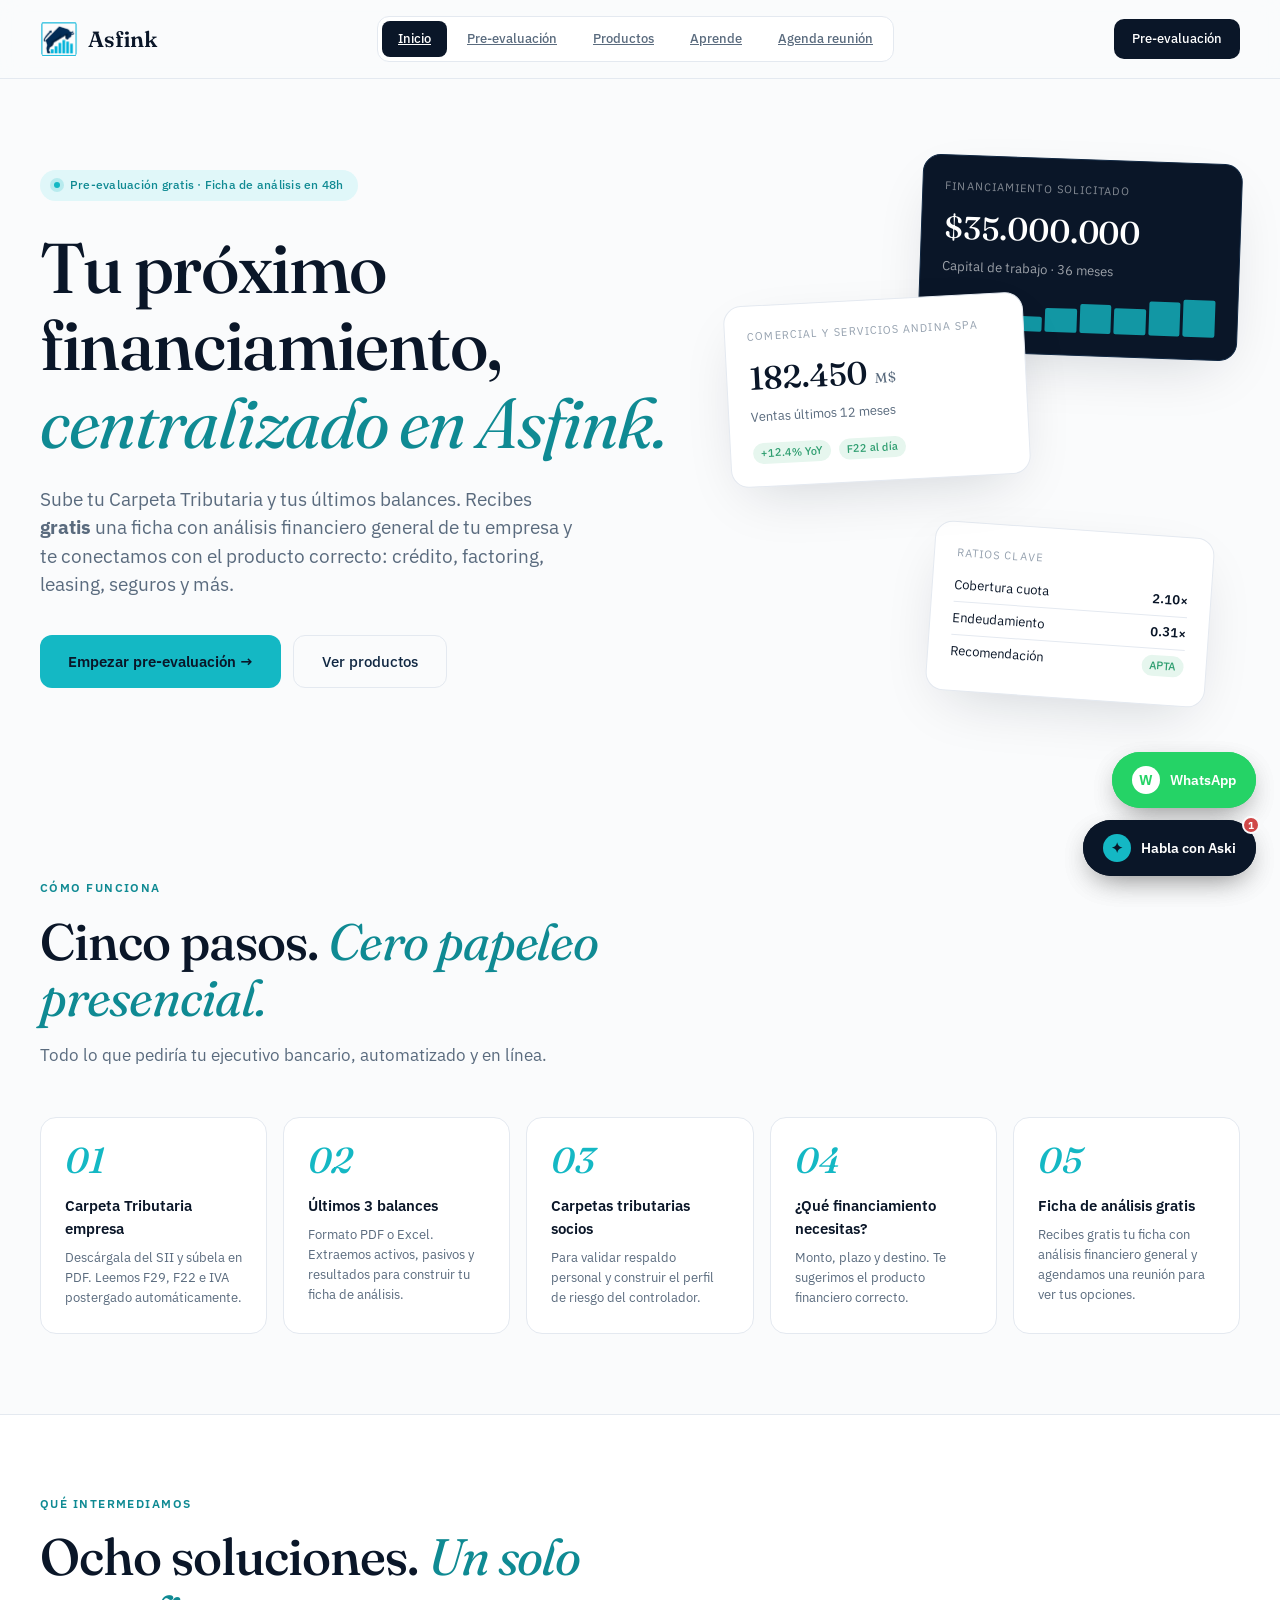
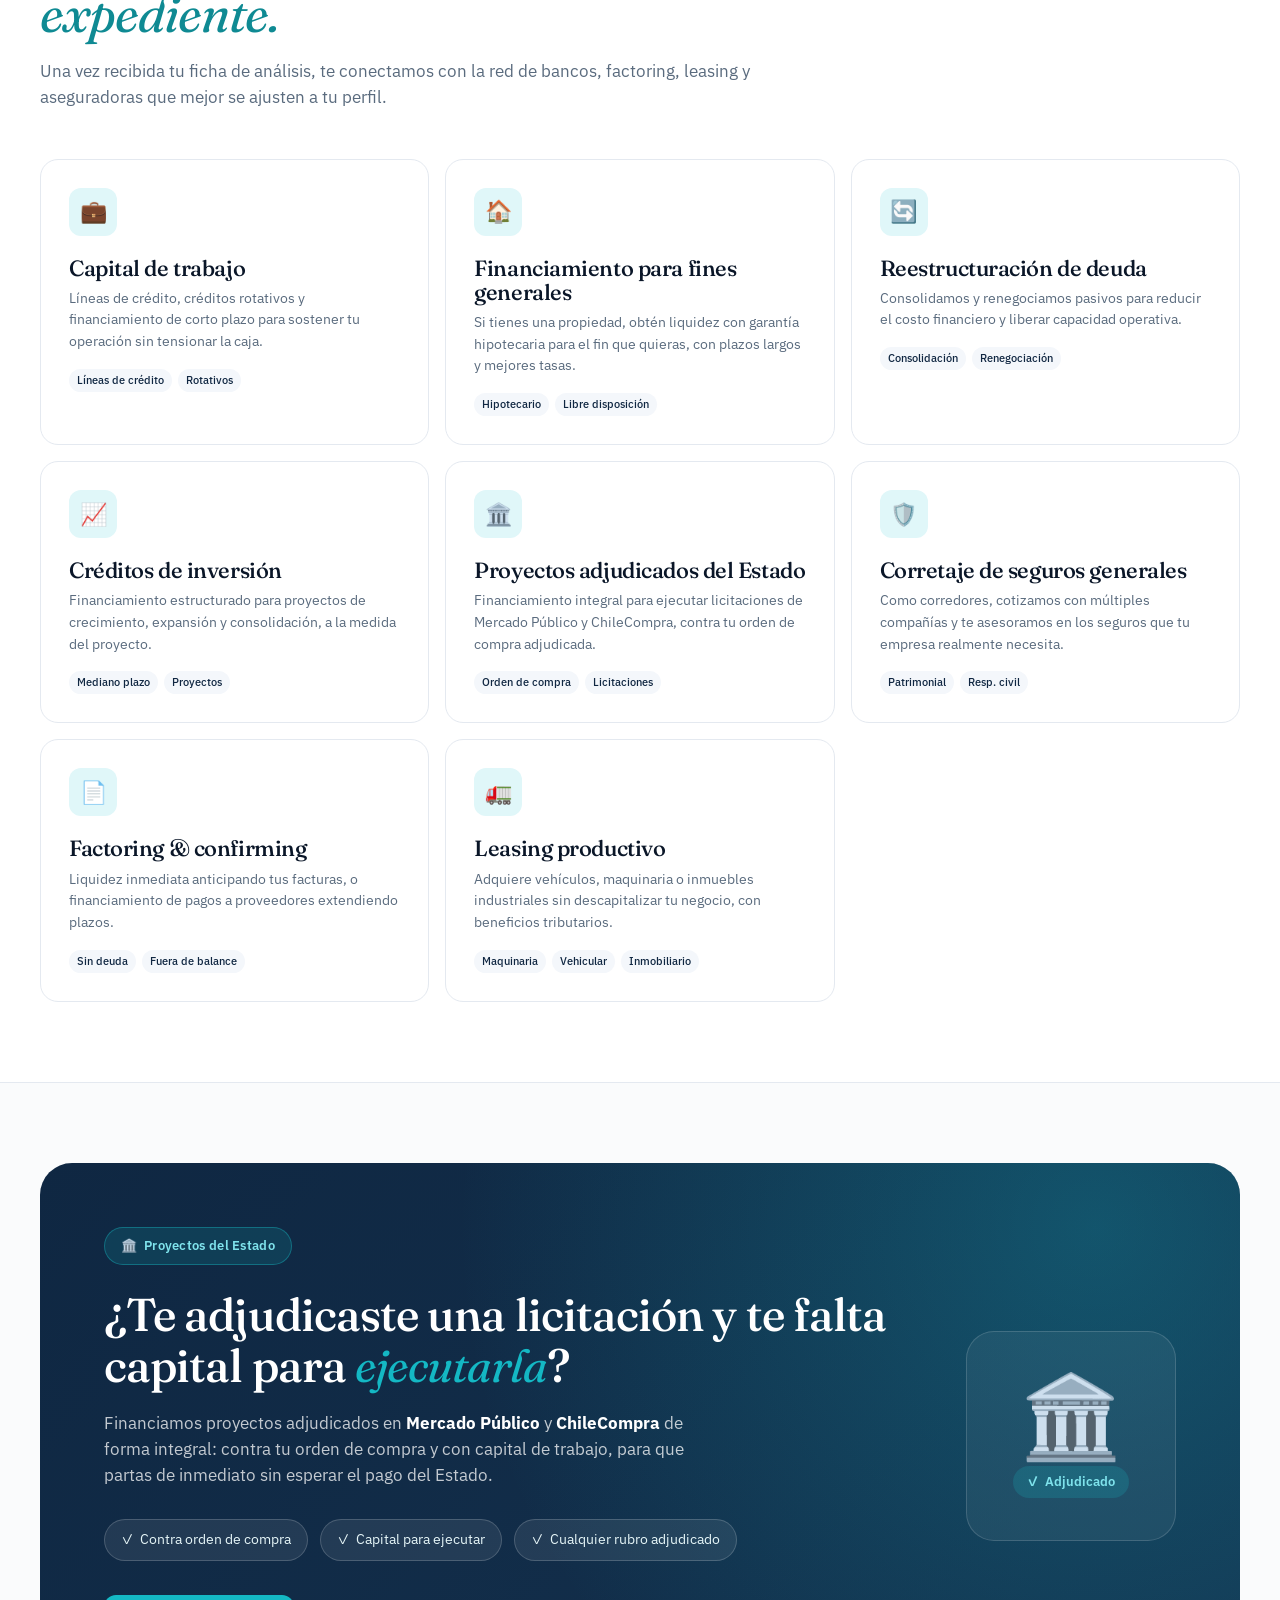
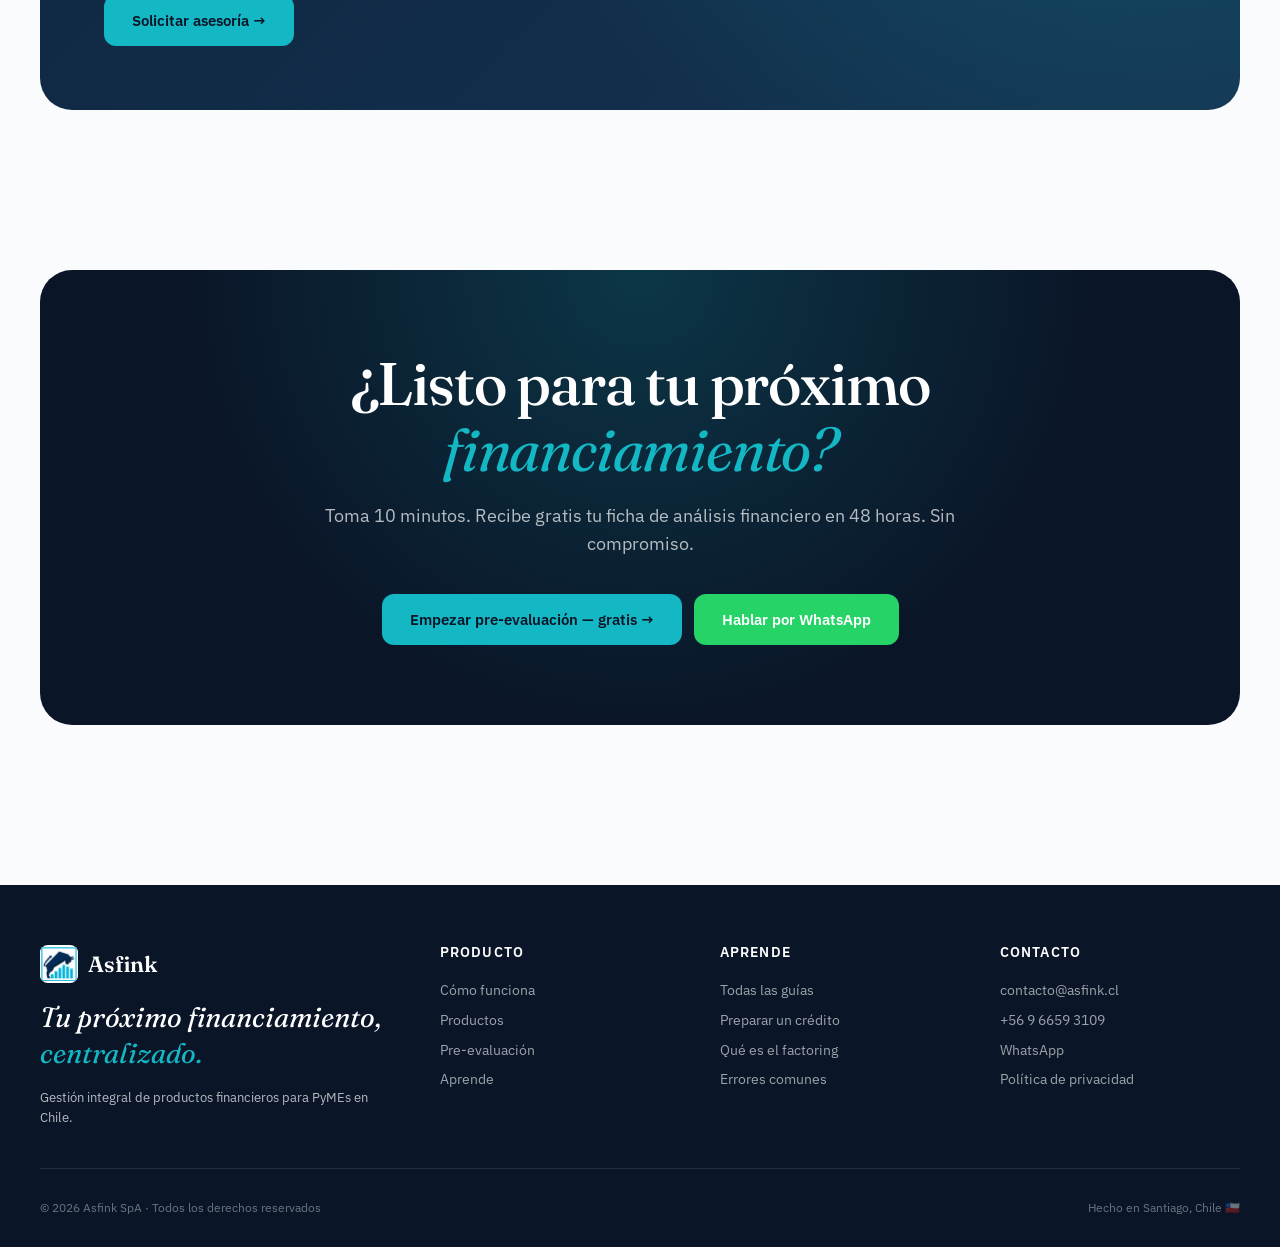
<file: index.html>
<!DOCTYPE html>
<html lang="es">
<head>
  <!-- Google Analytics -->
  <script async src="https://www.googletagmanager.com/gtag/js?id=G-VXJGE88H9J"></script>
  <script>
    window.dataLayer = window.dataLayer || [];
    function gtag(){dataLayer.push(arguments);}
    gtag('js', new Date());
    gtag('config', 'G-VXJGE88H9J');
  </script>
  <!-- Fin Google Analytics -->

<meta charset="UTF-8">
<meta name="viewport" content="width=device-width, initial-scale=1.0">
<title>Asfink &mdash; Financiamiento centralizado para PyMEs</title>
<meta name="description" content="Asfink - Gestion integral de productos financieros para PyMEs en Chile.">
<link rel="preconnect" href="https://fonts.googleapis.com">
<link rel="preconnect" href="https://fonts.gstatic.com" crossorigin>
<link href="https://fonts.googleapis.com/css2?family=Fraunces:opsz,wght@9..144,400;9..144,500;9..144,600;9..144,700&family=IBM+Plex+Sans:wght@300;400;500;600;700&family=JetBrains+Mono:wght@400;500&display=swap" rel="stylesheet">
<link rel="icon" type="image/png" href="favicon.png">
<link rel="stylesheet" href="styles.css">
</head>
<body>

<nav class="topnav">
  <div class="topnav-inner">
    <a class="logo" href="index.html">
      <img class="logo-mark" src="logo-asfink.jpg" alt="Asfink">
      Asfink
    </a>
    <div class="nav-tabs">
      <a class="nav-tab active" href="index.html">Inicio</a>
      <a class="nav-tab" href="preevaluacion.html">Pre-evaluación</a>
      <a class="nav-tab" href="productos.html">Productos</a>
      <a class="nav-tab" href="aprende.html">Aprende</a>
      <a class="nav-tab" href="agenda.html">Agenda reunión</a>
    </div>
    <div class="nav-cta">
      <a class="btn btn-primary" href="preevaluacion.html">Pre-evaluación</a>
    </div>
  
  <!-- Botón hamburguesa móvil -->
  <button class="nav-burger" id="navBurger" onclick="toggleDrawer()" aria-label="Abrir menú">
    <span></span><span></span><span></span>
  </button>
</div>

  <!-- Drawer (panel lateral móvil) -->
  <div class="drawer-overlay" id="drawerOverlay" onclick="toggleDrawer()"></div>
  <aside class="drawer" id="drawer" aria-hidden="true">
    <div class="drawer-head">
      <a class="logo" href="index.html">
        <img class="logo-mark" src="logo-asfink.jpg" alt="Asfink">
        Asfink
      </a>
      <button class="drawer-close" onclick="toggleDrawer()" aria-label="Cerrar menú">×</button>
    </div>
    <nav class="drawer-nav">
      <a class="drawer-link drawer-link-active" href="index.html">Inicio</a>
      <a class="drawer-link" href="preevaluacion.html">Pre-evaluación</a>
      <a class="drawer-link" href="productos.html">Productos</a>
      <a class="drawer-link" href="aprende.html">Aprende</a>
      <a class="drawer-link" href="agenda.html">Agenda reunión</a>
    </nav>
    <div class="drawer-foot">
      <a class="btn btn-primary btn-lg drawer-cta" href="preevaluacion.html" style="width:100%;justify-content:center;">Empezar pre-evaluación →</a>
      <a class="drawer-wa" onclick="if(typeof openWhatsApp==='function')openWhatsApp();">
        <span class="drawer-wa-ico">W</span>
        <span>WhatsApp · +56 9 6659 3109</span>
      </a>
    </div>
  </aside>
</nav>

<section class="hero">
    <div class="hero-grid">
      <div>
        <div class="hero-eyebrow">Pre-evaluación gratis · Ficha de análisis en 48h</div>
        <h1>Tu próximo financiamiento, <em>centralizado en Asfink.</em></h1>
        <p class="hero-sub">Sube tu Carpeta Tributaria y tus últimos balances. Recibes <strong>gratis</strong> una ficha con análisis financiero general de tu empresa y te conectamos con el producto correcto: crédito, factoring, leasing, seguros y más.</p>
        <div class="hero-actions">
          <a class="btn btn-cyan btn-lg" href="preevaluacion.html">Empezar pre-evaluación →</a>
          <a class="btn btn-ghost btn-lg" href="productos.html">Ver productos</a>
        </div>
      </div>

      <div class="hero-visual">
        <div class="stack-card stack-card-1">
          <div class="sc-label">FINANCIAMIENTO SOLICITADO</div>
          <div class="sc-big">$35.000.000</div>
          <div class="sc-mini">Capital de trabajo · 36 meses</div>
          <div class="sparkline">
            <div style="height: 30%"></div><div style="height: 45%"></div><div style="height: 38%"></div>
            <div style="height: 60%"></div><div style="height: 72%"></div><div style="height: 65%"></div>
            <div style="height: 85%"></div><div style="height: 92%"></div>
          </div>
        </div>
        <div class="stack-card stack-card-2">
          <div class="sc-label">COMERCIAL Y SERVICIOS ANDINA SpA</div>
          <div class="sc-big">182.450 <span style="font-size: 14px; color: var(--ink-60); font-weight: 400;">M$</span></div>
          <div class="sc-mini">Ventas últimos 12 meses</div>
          <div style="margin-top: 16px; display: flex; gap: 8px;">
            <span class="badge-ok">+12.4% YoY</span>
            <span class="badge-ok">F22 al día</span>
          </div>
        </div>
        <div class="stack-card stack-card-3">
          <div class="sc-label">RATIOS CLAVE</div>
          <div class="ratio-row"><span>Cobertura cuota</span><b>2.10×</b></div>
          <div class="ratio-row"><span>Endeudamiento</span><b>0.31×</b></div>
          <div class="ratio-row"><span>Recomendación</span><span class="badge-ok">APTA</span></div>
        </div>
      </div>
    </div>
  </section>

  <section>
    <div class="section-head">
      <div class="section-kicker">Cómo funciona</div>
      <h2 class="section-title">Cinco pasos. <em>Cero papeleo presencial.</em></h2>
      <p class="section-sub">Todo lo que pediría tu ejecutivo bancario, automatizado y en línea.</p>
    </div>
    <div class="steps">
      <div class="step-card">
        <div class="step-num">01</div>
        <div class="step-title">Carpeta Tributaria empresa</div>
        <div class="step-desc">Descárgala del SII y súbela en PDF. Leemos F29, F22 e IVA postergado automáticamente.</div>
      </div>
      <div class="step-card">
        <div class="step-num">02</div>
        <div class="step-title">Últimos 3 balances</div>
        <div class="step-desc">Formato PDF o Excel. Extraemos activos, pasivos y resultados para construir tu ficha de análisis.</div>
      </div>
      <div class="step-card">
        <div class="step-num">03</div>
        <div class="step-title">Carpetas tributarias socios</div>
        <div class="step-desc">Para validar respaldo personal y construir el perfil de riesgo del controlador.</div>
      </div>
      <div class="step-card">
        <div class="step-num">04</div>
        <div class="step-title">¿Qué financiamiento necesitas?</div>
        <div class="step-desc">Monto, plazo y destino. Te sugerimos el producto financiero correcto.</div>
      </div>
      <div class="step-card">
        <div class="step-num">05</div>
        <div class="step-title">Ficha de análisis gratis</div>
        <div class="step-desc">Recibes gratis tu ficha con análisis financiero general y agendamos una reunión para ver tus opciones.</div>
      </div>
    </div>
  </section>

  <section style="background: var(--white); margin: 0; max-width: 100%; border-top: 1px solid var(--line); border-bottom: 1px solid var(--line);">
    <div style="max-width: 1320px; margin: 0 auto;">
      <div class="section-head">
        <div class="section-kicker">Qué intermediamos</div>
        <h2 class="section-title">Ocho soluciones. <em>Un solo expediente.</em></h2>
        <p class="section-sub">Una vez recibida tu ficha de análisis, te conectamos con la red de bancos, factoring, leasing y aseguradoras que mejor se ajusten a tu perfil.</p>
      </div>
      <div class="products-grid">
        <div class="product-card" onclick="showPage('products')">
          <div class="product-icon">💼</div>
          <h3>Capital de trabajo</h3>
          <p>Líneas de crédito, créditos rotativos y financiamiento de corto plazo para sostener tu operación sin tensionar la caja.</p>
          <div class="product-tags"><span class="tag">Líneas de crédito</span><span class="tag">Rotativos</span></div>
        </div>
        <div class="product-card" onclick="showPage('products')">
          <div class="product-icon">🏠</div>
          <h3>Financiamiento para fines generales</h3>
          <p>Si tienes una propiedad, obtén liquidez con garantía hipotecaria para el fin que quieras, con plazos largos y mejores tasas.</p>
          <div class="product-tags"><span class="tag">Hipotecario</span><span class="tag">Libre disposición</span></div>
        </div>
        <div class="product-card" onclick="showPage('products')">
          <div class="product-icon">🔄</div>
          <h3>Reestructuración de deuda</h3>
          <p>Consolidamos y renegociamos pasivos para reducir el costo financiero y liberar capacidad operativa.</p>
          <div class="product-tags"><span class="tag">Consolidación</span><span class="tag">Renegociación</span></div>
        </div>
        <div class="product-card" onclick="showPage('products')">
          <div class="product-icon">📈</div>
          <h3>Créditos de inversión</h3>
          <p>Financiamiento estructurado para proyectos de crecimiento, expansión y consolidación, a la medida del proyecto.</p>
          <div class="product-tags"><span class="tag">Mediano plazo</span><span class="tag">Proyectos</span></div>
        </div>
        <div class="product-card" onclick="showPage('products')">
          <div class="product-icon">🏛️</div>
          <h3>Proyectos adjudicados del Estado</h3>
          <p>Financiamiento integral para ejecutar licitaciones de Mercado Público y ChileCompra, contra tu orden de compra adjudicada.</p>
          <div class="product-tags"><span class="tag">Orden de compra</span><span class="tag">Licitaciones</span></div>
        </div>
        <div class="product-card" onclick="showPage('products')">
          <div class="product-icon">🛡️</div>
          <h3>Corretaje de seguros generales</h3>
          <p>Como corredores, cotizamos con múltiples compañías y te asesoramos en los seguros que tu empresa realmente necesita.</p>
          <div class="product-tags"><span class="tag">Patrimonial</span><span class="tag">Resp. civil</span></div>
        </div>
        <div class="product-card" onclick="showPage('products')">
          <div class="product-icon">📄</div>
          <h3>Factoring & confirming</h3>
          <p>Liquidez inmediata anticipando tus facturas, o financiamiento de pagos a proveedores extendiendo plazos.</p>
          <div class="product-tags"><span class="tag">Sin deuda</span><span class="tag">Fuera de balance</span></div>
        </div>
        <div class="product-card" onclick="showPage('products')">
          <div class="product-icon">🚛</div>
          <h3>Leasing productivo</h3>
          <p>Adquiere vehículos, maquinaria o inmuebles industriales sin descapitalizar tu negocio, con beneficios tributarios.</p>
          <div class="product-tags"><span class="tag">Maquinaria</span><span class="tag">Vehicular</span><span class="tag">Inmobiliario</span></div>
        </div>
      </div>
    </div>
  </section>

  <!-- SECCIÓN DESTACADA: Proyectos adjudicados del Estado -->
  <section>
    <div style="max-width: 1320px; margin: 0 auto;">
      <div style="background: linear-gradient(135deg, #0f2742 0%, #14324f 100%); border-radius: 32px; padding: 64px; color: white; position: relative; overflow: hidden;">
        <div style="position: absolute; inset: 0; background: radial-gradient(circle at 88% 12%, rgba(20,184,196,0.28), transparent 55%);"></div>
        <div style="position: relative; display: flex; flex-wrap: wrap; gap: 48px; align-items: center; justify-content: space-between;">
          <div style="flex: 1 1 480px;">
            <div style="display: inline-flex; align-items: center; gap: 10px; background: rgba(20,184,196,0.15); color: #7fe3ec; border: 1px solid rgba(20,184,196,0.4); padding: 8px 16px; border-radius: 100px; font-size: 13px; font-weight: 600; letter-spacing: 0.3px; margin-bottom: 24px;">
              🏛️ &nbsp;Proyectos del Estado
            </div>
            <h2 style="font-size: clamp(30px, 4vw, 46px); color: white; margin: 0 0 18px; line-height: 1.12;">¿Te adjudicaste una licitación y te falta capital para <em style="font-style: italic; color: var(--cyan); font-weight: 400;">ejecutarla</em>?</h2>
            <p style="font-size: 17px; color: rgba(255,255,255,0.75); margin: 0 0 30px; max-width: 580px;">Financiamos proyectos adjudicados en <strong style="color:#fff;">Mercado Público</strong> y <strong style="color:#fff;">ChileCompra</strong> de forma integral: contra tu orden de compra y con capital de trabajo, para que partas de inmediato sin esperar el pago del Estado.</p>
            <div style="display: flex; flex-wrap: wrap; gap: 12px; margin-bottom: 34px;">
              <span style="display:inline-flex;align-items:center;gap:8px;background:rgba(255,255,255,0.08);border:1px solid rgba(255,255,255,0.18);color:#e6f6f8;padding:9px 16px;border-radius:100px;font-size:14px;">✓ &nbsp;Contra orden de compra</span>
              <span style="display:inline-flex;align-items:center;gap:8px;background:rgba(255,255,255,0.08);border:1px solid rgba(255,255,255,0.18);color:#e6f6f8;padding:9px 16px;border-radius:100px;font-size:14px;">✓ &nbsp;Capital para ejecutar</span>
              <span style="display:inline-flex;align-items:center;gap:8px;background:rgba(255,255,255,0.08);border:1px solid rgba(255,255,255,0.18);color:#e6f6f8;padding:9px 16px;border-radius:100px;font-size:14px;">✓ &nbsp;Cualquier rubro adjudicado</span>
            </div>
            <a class="btn btn-cyan btn-lg" href="preevaluacion.html">Solicitar asesoría &rarr;</a>
          </div>
          <div style="flex: 0 0 auto; display: flex; align-items: center; justify-content: center;">
            <div style="width: 210px; height: 210px; border-radius: 28px; background: rgba(255,255,255,0.06); border: 1px solid rgba(255,255,255,0.15); display: flex; flex-direction: column; align-items: center; justify-content: center; gap: 10px;">
              <div style="font-size: 82px; line-height: 1;">🏛️</div>
              <div style="display: inline-flex; align-items: center; gap: 7px; background: rgba(20,184,196,0.2); color: #7fe3ec; padding: 6px 14px; border-radius: 100px; font-size: 13px; font-weight: 600;">✓ &nbsp;Adjudicado</div>
            </div>
          </div>
        </div>
      </div>
    </div>
  </section>


  <section>
    <div style="background: var(--navy-900); border-radius: 32px; padding: 80px; color: white; text-align: center; position: relative; overflow: hidden;">
      <div style="position: absolute; inset: 0; background: radial-gradient(circle at 50% 0%, rgba(20, 184, 196, 0.2), transparent 60%);"></div>
      <div style="position: relative; max-width: 720px; margin: 0 auto;">
        <h2 style="font-size: clamp(40px, 5vw, 60px); color: white; margin-bottom: 20px;">¿Listo para tu próximo <em style="font-style: italic; color: var(--cyan); font-weight: 400;">financiamiento?</em></h2>
        <p style="font-size: 18px; color: rgba(255,255,255,0.7); margin-bottom: 36px;">Toma 10 minutos. Recibe gratis tu ficha de análisis financiero en 48 horas. Sin compromiso.</p>
        <div style="display: flex; gap: 12px; justify-content: center; flex-wrap: wrap;">
          <a class="btn btn-cyan btn-lg" href="preevaluacion.html">Empezar pre-evaluación — gratis →</a>
          <a class="btn btn-wzp btn-lg" onclick="openWhatsApp()">Hablar por WhatsApp</a>
        </div>
      </div>
    </div>
  </section>

<footer>
  <div class="footer-inner">
    <div>
      <div class="logo" style="color: white; margin-bottom: 16px;">
        <img class="logo-mark" src="logo-asfink.jpg" alt="Asfink">
        Asfink
      </div>
      <div class="footer-tag">Tu próximo financiamiento, <em>centralizado.</em></div>
      <p style="font-size: 13px;">Gestión integral de productos financieros para PyMEs en Chile.</p>
    </div>
    <div>
      <h4>Producto</h4>
      <a href="index.html">Cómo funciona</a>
      <a href="productos.html">Productos</a>
      <a href="preevaluacion.html">Pre-evaluación</a>
      <a href="aprende.html">Aprende</a>
    </div>
    <div>
      <h4>Aprende</h4>
      <a href="aprende.html">Todas las guías</a>
      <a href="aprende-credito.html">Preparar un crédito</a>
      <a href="aprende-factoring.html">Qué es el factoring</a>
      <a href="aprende-errores.html">Errores comunes</a>
    </div>
    <div>
      <h4>Contacto</h4>
      <a href="mailto:contacto@asfink.cl">contacto@asfink.cl</a>
      <a href="tel:+56966593109">+56 9 6659 3109</a>
      <a onclick="openWhatsApp()" style="cursor:pointer;">WhatsApp</a>
      <a href="privacidad.html">Política de privacidad</a>
    </div>
  </div>
  <div class="footer-bottom">
    <div>© 2026 Asfink SpA · Todos los derechos reservados</div>
    <div>Hecho en Santiago, Chile 🇨🇱</div>
  </div>
</footer>

<!-- ============================================== -->
<!-- FLOATING BUTTONS + CHAT BOT -->
<!-- ============================================== -->
<div class="float-stack" id="floatStack">
  <button class="float-btn float-wzp" onclick="openWhatsApp()">
    <span class="ico">W</span> WhatsApp
  </button>
  <button class="float-btn float-bot" onclick="openChat()" style="position: relative;">
    <span class="ico">✦</span> Habla con Aski
    <span class="float-badge">1</span>
  </button>
</div>

<div class="chat-panel" id="chatPanel">
  <div class="chat-head">
    <div class="chat-avatar">P</div>
    <div class="chat-head-text">
      <div class="name">Aski · Asistente Asfink</div>
      <div class="status">En línea · Responde al instante</div>
    </div>
    <button class="chat-close" onclick="closeChat()">×</button>
  </div>
  <div class="chat-body" id="chatBody">
    <div class="chat-msg bot">
      ¡Hola! 👋 Soy Aski, la asistente virtual de Asfink. Estoy acá para orientarte sobre financiamiento, requisitos, productos y nuestro proceso.
      <span class="ts">15:42</span>
    </div>
    <div class="chat-msg bot">
      ¿En qué te puedo ayudar hoy?
      <span class="ts">15:42</span>
    </div>
  </div>
  <div class="chat-quick" id="chatQuick">
    <button class="quick-btn" onclick="sendQuick('¿Cómo funciona Asfink?')">¿Cómo funciona?</button>
    <button class="quick-btn" onclick="sendQuick('¿Qué documentos necesito?')">Documentos necesarios</button>
    <button class="quick-btn" onclick="sendQuick('¿Cuánto cobran de honorarios?')">Honorarios</button>
    <button class="quick-btn" onclick="sendQuick('Quiero un crédito')">Quiero un crédito</button>
    <button class="quick-btn" onclick="sendQuick('¿En qué consiste FOGAPE?')">¿Qué es FOGAPE?</button>
  </div>
  <div class="chat-foot">
    <div class="chat-input-row">
      <input type="text" id="chatInput" placeholder="Escribe tu pregunta..." onkeypress="if(event.key==='Enter') sendMsg()">
      <button class="chat-send" onclick="sendMsg()">→</button>
    </div>
    <div class="chat-handoff">
      <span>💬</span>
      <span>¿Prefieres hablar con un ejecutivo? <a onclick="openWhatsApp()">Cambia a WhatsApp →</a></span>
    </div>
  </div>
</div>


<!-- FLOATING BUTTONS + CHAT BOT -->
<div class="float-stack" id="floatStack">
  <button class="float-btn float-wzp" onclick="openWhatsApp()">
    <span class="ico">W</span> WhatsApp
  </button>
  <button class="float-btn float-bot" onclick="openChat()" style="position: relative;">
    <span class="ico">&#10022;</span> Habla con Aski
    <span class="float-badge">1</span>
  </button>
</div>

<div class="chat-panel" id="chatPanel">
  <div class="chat-head">
    <div class="chat-avatar">P</div>
    <div class="chat-head-text">
      <div class="name">Aski &middot; Asistente Asfink</div>
      <div class="status">En l&iacute;nea &middot; Responde al instante</div>
    </div>
    <button class="chat-close" onclick="closeChat()">&times;</button>
  </div>
  <div class="chat-body" id="chatBody">
    <div class="chat-msg bot">
      &iexcl;Hola! &#128075; Soy Aski, la asistente virtual de Asfink. Estoy ac&aacute; para orientarte sobre financiamiento, requisitos, productos y nuestro proceso.
      <span class="ts">15:42</span>
    </div>
    <div class="chat-msg bot">
      &iquest;En qu&eacute; te puedo ayudar hoy?
      <span class="ts">15:42</span>
    </div>
  </div>
  <div class="chat-quick" id="chatQuick">
    <button class="quick-btn" onclick="sendQuick('&iquest;C&oacute;mo funciona Asfink?')">&iquest;C&oacute;mo funciona?</button>
    <button class="quick-btn" onclick="sendQuick('&iquest;Qu&eacute; documentos necesito?')">Documentos necesarios</button>
    <button class="quick-btn" onclick="sendQuick('&iquest;Cu&aacute;nto cobran de honorarios?')">Honorarios</button>
    <button class="quick-btn" onclick="sendQuick('Quiero un cr&eacute;dito')">Quiero un cr&eacute;dito</button>
    <button class="quick-btn" onclick="sendQuick('&iquest;En qu&eacute; consiste FOGAPE?')">&iquest;Qu&eacute; es FOGAPE?</button>
  </div>
  <div class="chat-foot">
    <div class="chat-input-row">
      <input type="text" id="chatInput" placeholder="Escribe tu pregunta..." onkeypress="if(event.key==='Enter') sendMsg()">
      <button class="chat-send" onclick="sendMsg()">&rarr;</button>
    </div>
    <div class="chat-handoff">
      <span>&#128172;</span>
      <span>&iquest;Prefieres hablar con un ejecutivo? <a onclick="openWhatsApp()">Cambia a WhatsApp &rarr;</a></span>
    </div>
  </div>
</div>

<script src="script.js"></script>
</body>
</html>
</file>
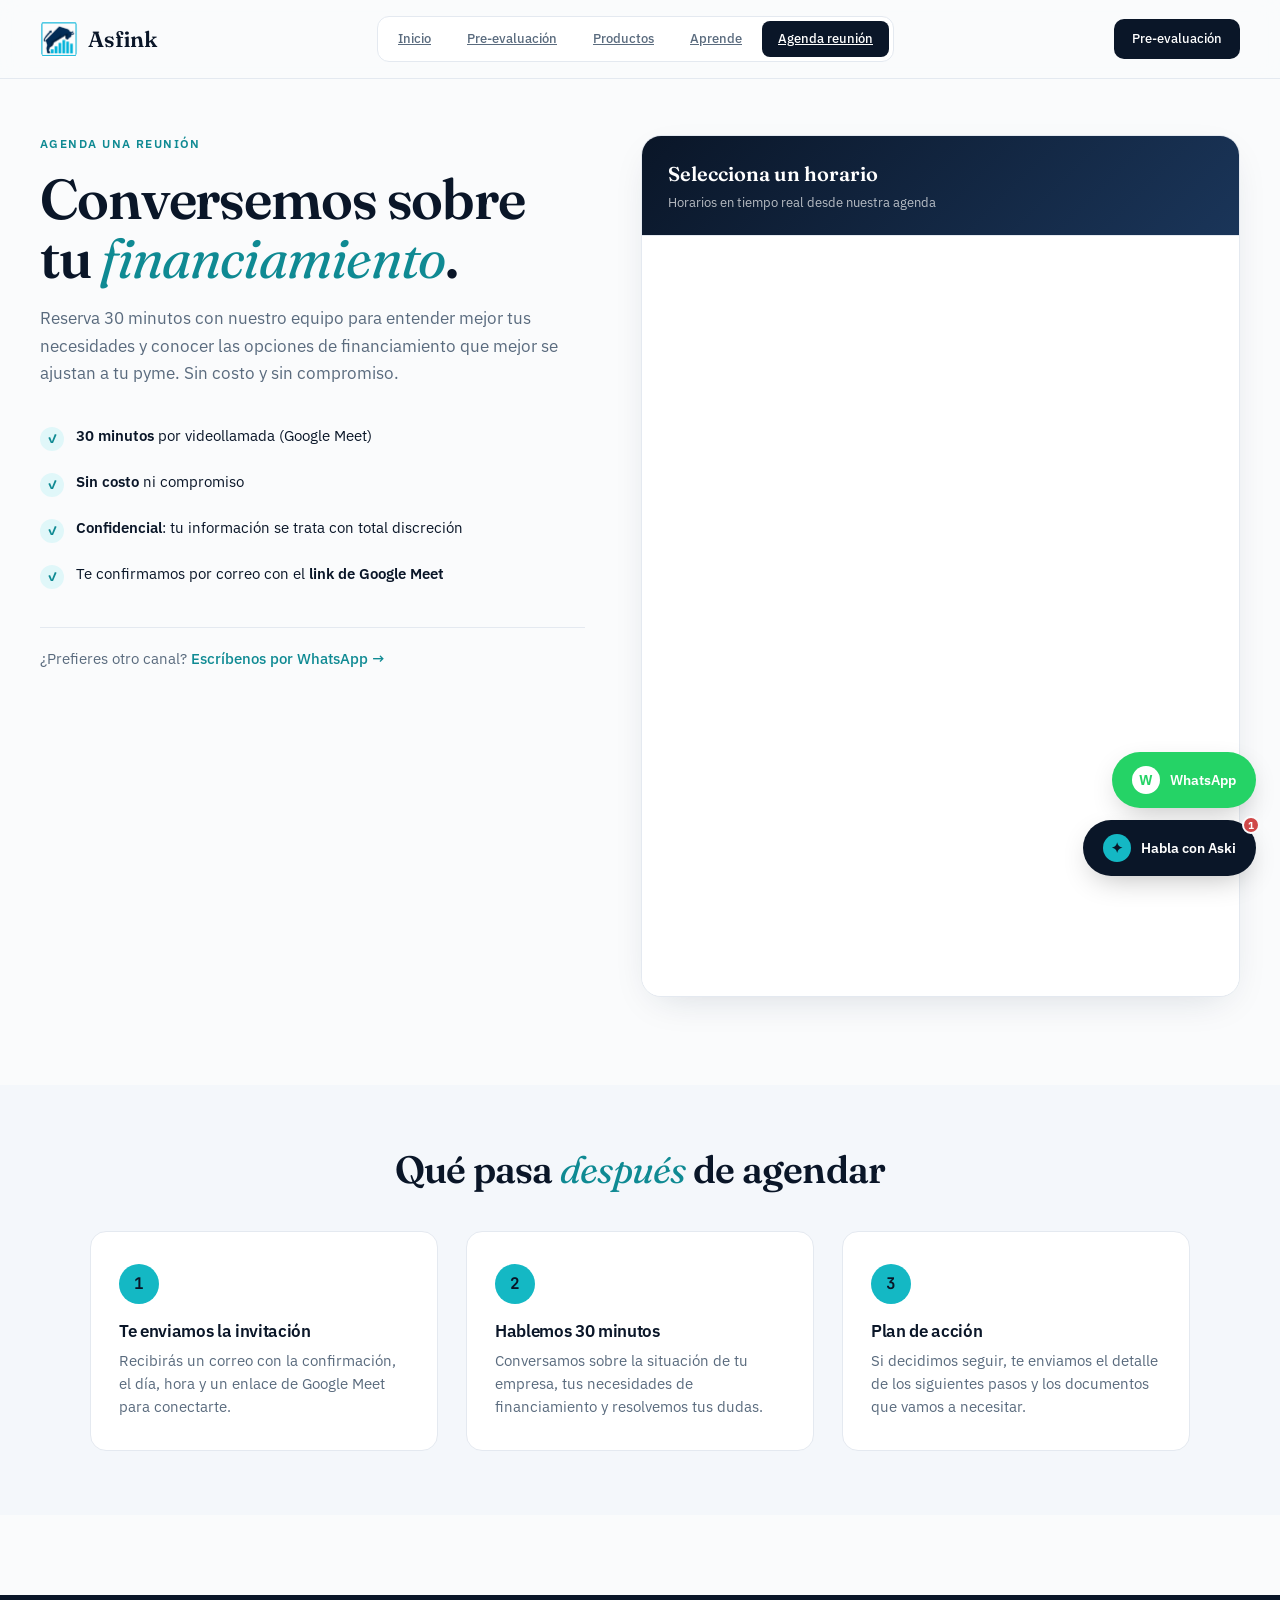
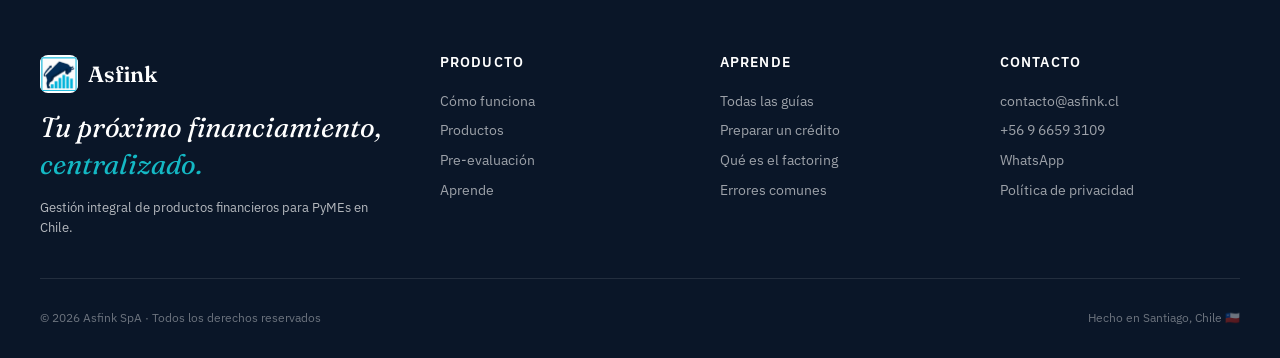
<file: agenda.html>
<!DOCTYPE html>
<html lang="es">
<head>
  <!-- Google Analytics -->
  <script async src="https://www.googletagmanager.com/gtag/js?id=G-VXJGE88H9J"></script>
  <script>
    window.dataLayer = window.dataLayer || [];
    function gtag(){dataLayer.push(arguments);}
    gtag('js', new Date());
    gtag('config', 'G-VXJGE88H9J');
  </script>
  <!-- Fin Google Analytics -->

<meta charset="UTF-8">
<meta name="viewport" content="width=device-width, initial-scale=1.0">
<title>Agenda una reunión &mdash; Asfink</title>
<meta name="description" content="Agenda una reunión gratuita con el equipo de Asfink. Conversemos sobre tus necesidades de financiamiento.">
<link rel="preconnect" href="https://fonts.googleapis.com">
<link rel="preconnect" href="https://fonts.gstatic.com" crossorigin>
<link href="https://fonts.googleapis.com/css2?family=Fraunces:opsz,wght@9..144,400;9..144,500;9..144,600;9..144,700&family=IBM+Plex+Sans:wght@300;400;500;600;700&family=JetBrains+Mono:wght@400;500&display=swap" rel="stylesheet">
<link rel="icon" type="image/png" href="favicon.png">
<link rel="stylesheet" href="styles.css">
</head>
<body>

<nav class="topnav">
  <div class="topnav-inner">
    <a class="logo" href="index.html">
      <img class="logo-mark" src="logo-asfink.jpg" alt="Asfink">
      Asfink
    </a>
    <div class="nav-tabs">
      <a class="nav-tab" href="index.html">Inicio</a>
      <a class="nav-tab" href="preevaluacion.html">Pre-evaluación</a>
      <a class="nav-tab" href="productos.html">Productos</a>
      <a class="nav-tab" href="aprende.html">Aprende</a>
      <a class="nav-tab active" href="agenda.html">Agenda reunión</a>
    </div>
    <div class="nav-cta">
      <a class="btn btn-primary" href="preevaluacion.html">Pre-evaluación</a>
    </div>
  
  <!-- Botón hamburguesa móvil -->
  <button class="nav-burger" id="navBurger" onclick="toggleDrawer()" aria-label="Abrir menú">
    <span></span><span></span><span></span>
  </button>
</div>

  <!-- Drawer (panel lateral móvil) -->
  <div class="drawer-overlay" id="drawerOverlay" onclick="toggleDrawer()"></div>
  <aside class="drawer" id="drawer" aria-hidden="true">
    <div class="drawer-head">
      <a class="logo" href="index.html">
        <img class="logo-mark" src="logo-asfink.jpg" alt="Asfink">
        Asfink
      </a>
      <button class="drawer-close" onclick="toggleDrawer()" aria-label="Cerrar menú">×</button>
    </div>
    <nav class="drawer-nav">
      <a class="drawer-link" href="index.html">Inicio</a>
      <a class="drawer-link" href="preevaluacion.html">Pre-evaluación</a>
      <a class="drawer-link" href="productos.html">Productos</a>
      <a class="drawer-link" href="aprende.html">Aprende</a>
      <a class="drawer-link drawer-link-active" href="agenda.html">Agenda reunión</a>
    </nav>
    <div class="drawer-foot">
      <a class="btn btn-primary btn-lg drawer-cta" href="preevaluacion.html" style="width:100%;justify-content:center;">Empezar pre-evaluación →</a>
      <a class="drawer-wa" onclick="if(typeof openWhatsApp==='function')openWhatsApp();">
        <span class="drawer-wa-ico">W</span>
        <span>WhatsApp · +56 9 6659 3109</span>
      </a>
    </div>
  </aside>
</nav>

<!-- ====== HERO AGENDA ====== -->
<section class="ag-hero">
  <div class="ag-hero-inner">
    <div class="ag-hero-text">
      <div class="section-kicker" style="color: var(--cyan-dim);">Agenda una reunión</div>
      <h1>Conversemos sobre tu <em>financiamiento</em>.</h1>
      <p class="ag-hero-sub">
        Reserva 30 minutos con nuestro equipo para entender mejor tus necesidades y conocer las opciones de financiamiento que mejor se ajustan a tu pyme. Sin costo y sin compromiso.
      </p>

      <ul class="ag-hero-features">
        <li><span class="check">✓</span> <span><strong>30 minutos</strong> por videollamada (Google Meet)</span></li>
        <li><span class="check">✓</span> <span><strong>Sin costo</strong> ni compromiso</span></li>
        <li><span class="check">✓</span> <span><strong>Confidencial</strong>: tu información se trata con total discreción</span></li>
        <li><span class="check">✓</span> <span>Te confirmamos por correo con el <strong>link de Google Meet</strong></span></li>
      </ul>

      <div class="ag-hero-alt">
        ¿Prefieres otro canal? <a onclick="openWhatsApp()" style="color:var(--cyan-dim); cursor:pointer; font-weight:500;">Escríbenos por WhatsApp →</a>
      </div>
    </div>

    <div class="ag-calendly-card">
      <div class="ag-calendly-head">
        <div class="ag-calendly-title">Selecciona un horario</div>
        <div class="ag-calendly-sub">Horarios en tiempo real desde nuestra agenda</div>
      </div>
      <!-- Calendly inline widget begin -->
      <div class="calendly-inline-widget"
           data-url="https://calendly.com/contacto-asfink/30min?hide_gdpr_banner=1&locale=es&primary_color=14b8c4&text_color=0f2742"
           style="min-width:320px;height:760px;">
      </div>
      <script type="text/javascript" src="https://assets.calendly.com/assets/external/widget.js" async></script>
      <!-- Calendly inline widget end -->
    </div>
  </div>
</section>

<!-- ====== INFO ADICIONAL ====== -->
<section class="ag-info">
  <div class="ag-info-inner">
    <h2>Qué pasa <em>después</em> de agendar</h2>
    <div class="ag-info-grid">
      <div class="ag-info-step">
        <div class="ag-step-num">1</div>
        <h3>Te enviamos la invitación</h3>
        <p>Recibirás un correo con la confirmación, el día, hora y un enlace de Google Meet para conectarte.</p>
      </div>
      <div class="ag-info-step">
        <div class="ag-step-num">2</div>
        <h3>Hablemos 30 minutos</h3>
        <p>Conversamos sobre la situación de tu empresa, tus necesidades de financiamiento y resolvemos tus dudas.</p>
      </div>
      <div class="ag-info-step">
        <div class="ag-step-num">3</div>
        <h3>Plan de acción</h3>
        <p>Si decidimos seguir, te enviamos el detalle de los siguientes pasos y los documentos que vamos a necesitar.</p>
      </div>
    </div>
  </div>
</section>
<footer>
  <div class="footer-inner">
    <div>
      <div class="logo" style="color: white; margin-bottom: 16px;">
        <img class="logo-mark" src="logo-asfink.jpg" alt="Asfink">
        Asfink
      </div>
      <div class="footer-tag">Tu próximo financiamiento, <em>centralizado.</em></div>
      <p style="font-size: 13px;">Gestión integral de productos financieros para PyMEs en Chile.</p>
    </div>
    <div>
      <h4>Producto</h4>
      <a href="index.html">Cómo funciona</a>
      <a href="productos.html">Productos</a>
      <a href="preevaluacion.html">Pre-evaluación</a>
      <a href="aprende.html">Aprende</a>
    </div>
    <div>
      <h4>Aprende</h4>
      <a href="aprende.html">Todas las guías</a>
      <a href="aprende-credito.html">Preparar un crédito</a>
      <a href="aprende-factoring.html">Qué es el factoring</a>
      <a href="aprende-errores.html">Errores comunes</a>
    </div>
    <div>
      <h4>Contacto</h4>
      <a href="mailto:contacto@asfink.cl">contacto@asfink.cl</a>
      <a href="tel:+56966593109">+56 9 6659 3109</a>
      <a onclick="openWhatsApp()" style="cursor:pointer;">WhatsApp</a>
      <a href="privacidad.html">Política de privacidad</a>
    </div>
  </div>
  <div class="footer-bottom">
    <div>© 2026 Asfink SpA · Todos los derechos reservados</div>
    <div>Hecho en Santiago, Chile 🇨🇱</div>
  </div>
</footer>

<!-- ============================================== -->
<!-- FLOATING BUTTONS + CHAT BOT -->
<!-- ============================================== -->
<div class="float-stack" id="floatStack">
  <button class="float-btn float-wzp" onclick="openWhatsApp()">
    <span class="ico">W</span> WhatsApp
  </button>
  <button class="float-btn float-bot" onclick="openChat()" style="position: relative;">
    <span class="ico">✦</span> Habla con Aski
    <span class="float-badge">1</span>
  </button>
</div>

<div class="chat-panel" id="chatPanel">
  <div class="chat-head">
    <div class="chat-avatar">P</div>
    <div class="chat-head-text">
      <div class="name">Aski · Asistente Asfink</div>
      <div class="status">En línea · Responde al instante</div>
    </div>
    <button class="chat-close" onclick="closeChat()">×</button>
  </div>
  <div class="chat-body" id="chatBody">
    <div class="chat-msg bot">
      ¡Hola! 👋 Soy Aski, la asistente virtual de Asfink. Estoy acá para orientarte sobre financiamiento, requisitos, productos y nuestro proceso.
      <span class="ts">15:42</span>
    </div>
    <div class="chat-msg bot">
      ¿En qué te puedo ayudar hoy?
      <span class="ts">15:42</span>
    </div>
  </div>
  <div class="chat-quick" id="chatQuick">
    <button class="quick-btn" onclick="sendQuick('¿Cómo funciona Asfink?')">¿Cómo funciona?</button>
    <button class="quick-btn" onclick="sendQuick('¿Qué documentos necesito?')">Documentos necesarios</button>
    <button class="quick-btn" onclick="sendQuick('¿Cuánto cobran de honorarios?')">Honorarios</button>
    <button class="quick-btn" onclick="sendQuick('Quiero un crédito')">Quiero un crédito</button>
    <button class="quick-btn" onclick="sendQuick('¿En qué consiste FOGAPE?')">¿Qué es FOGAPE?</button>
  </div>
  <div class="chat-foot">
    <div class="chat-input-row">
      <input type="text" id="chatInput" placeholder="Escribe tu pregunta..." onkeypress="if(event.key==='Enter') sendMsg()">
      <button class="chat-send" onclick="sendMsg()">→</button>
    </div>
    <div class="chat-handoff">
      <span>💬</span>
      <span>¿Prefieres hablar con un ejecutivo? <a onclick="openWhatsApp()">Cambia a WhatsApp →</a></span>
    </div>
  </div>
</div>

<script src="script.js"></script>
</body>
</html>
</file>
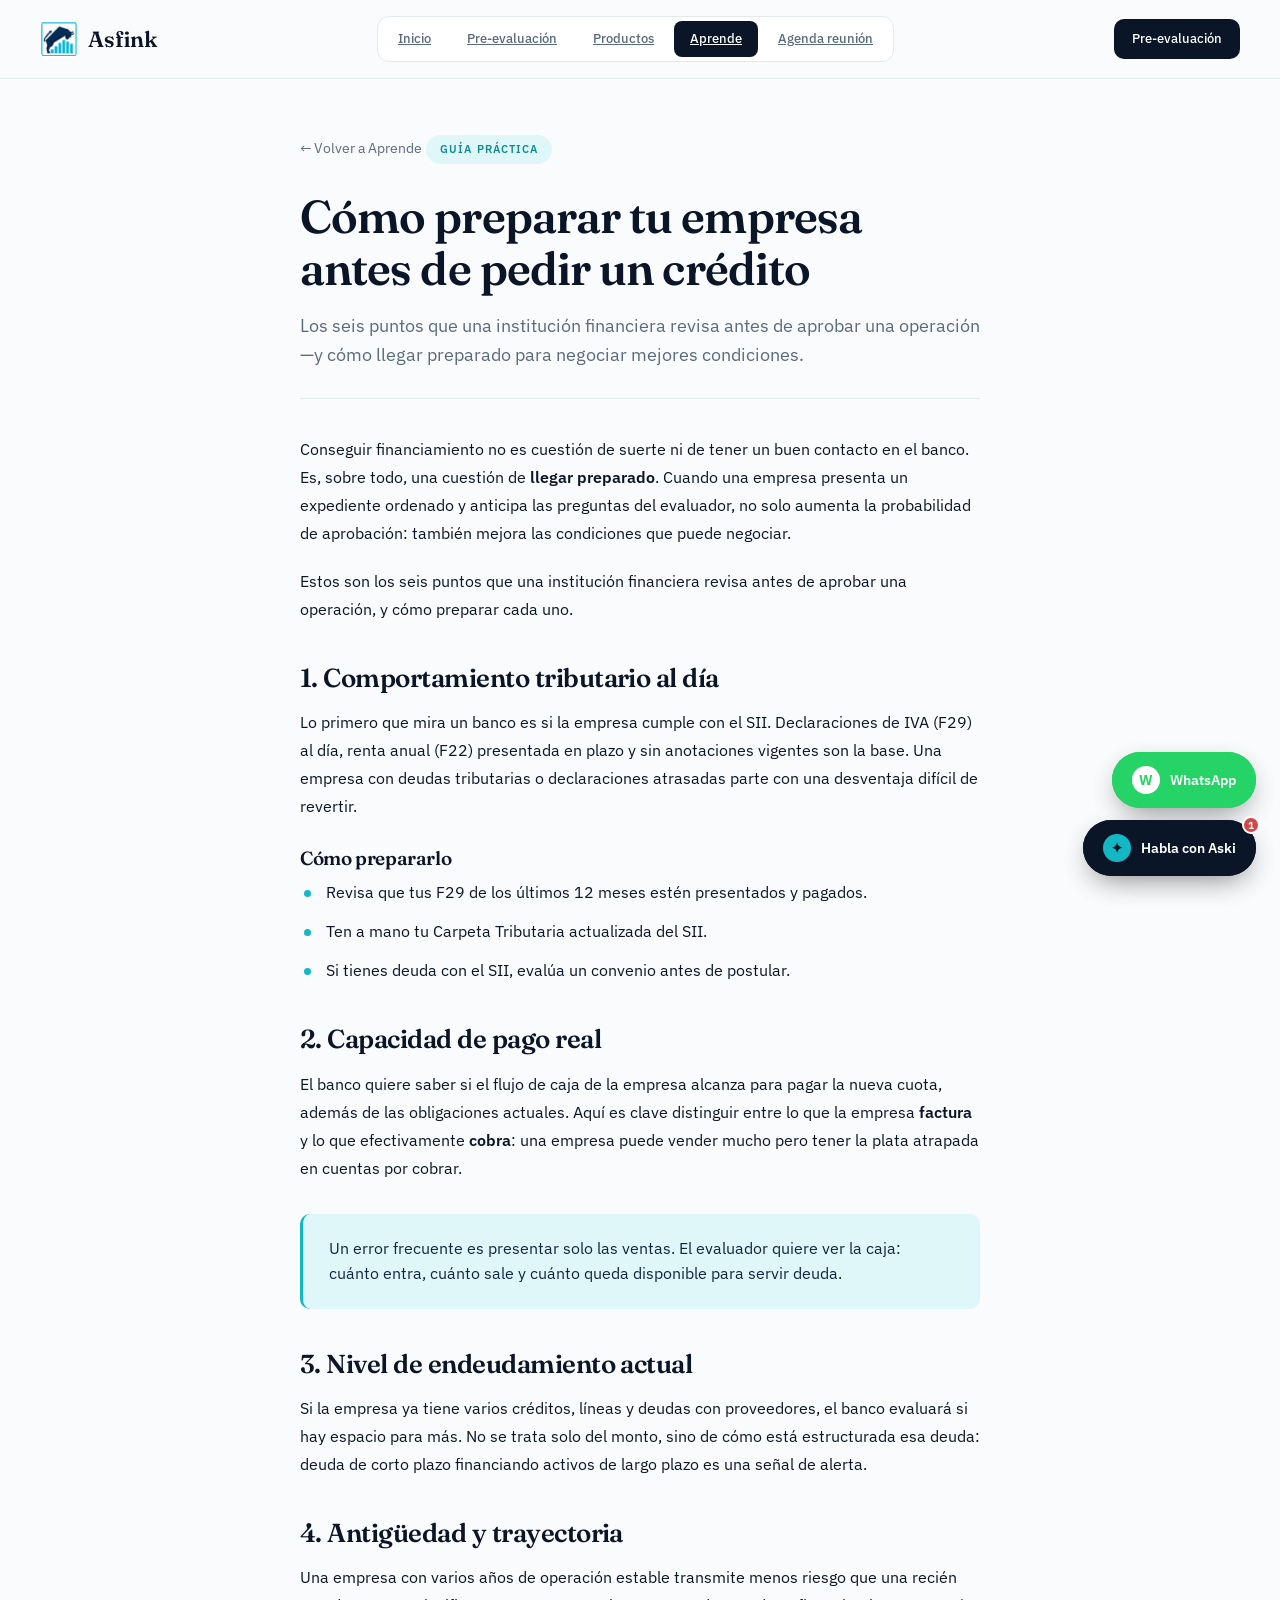
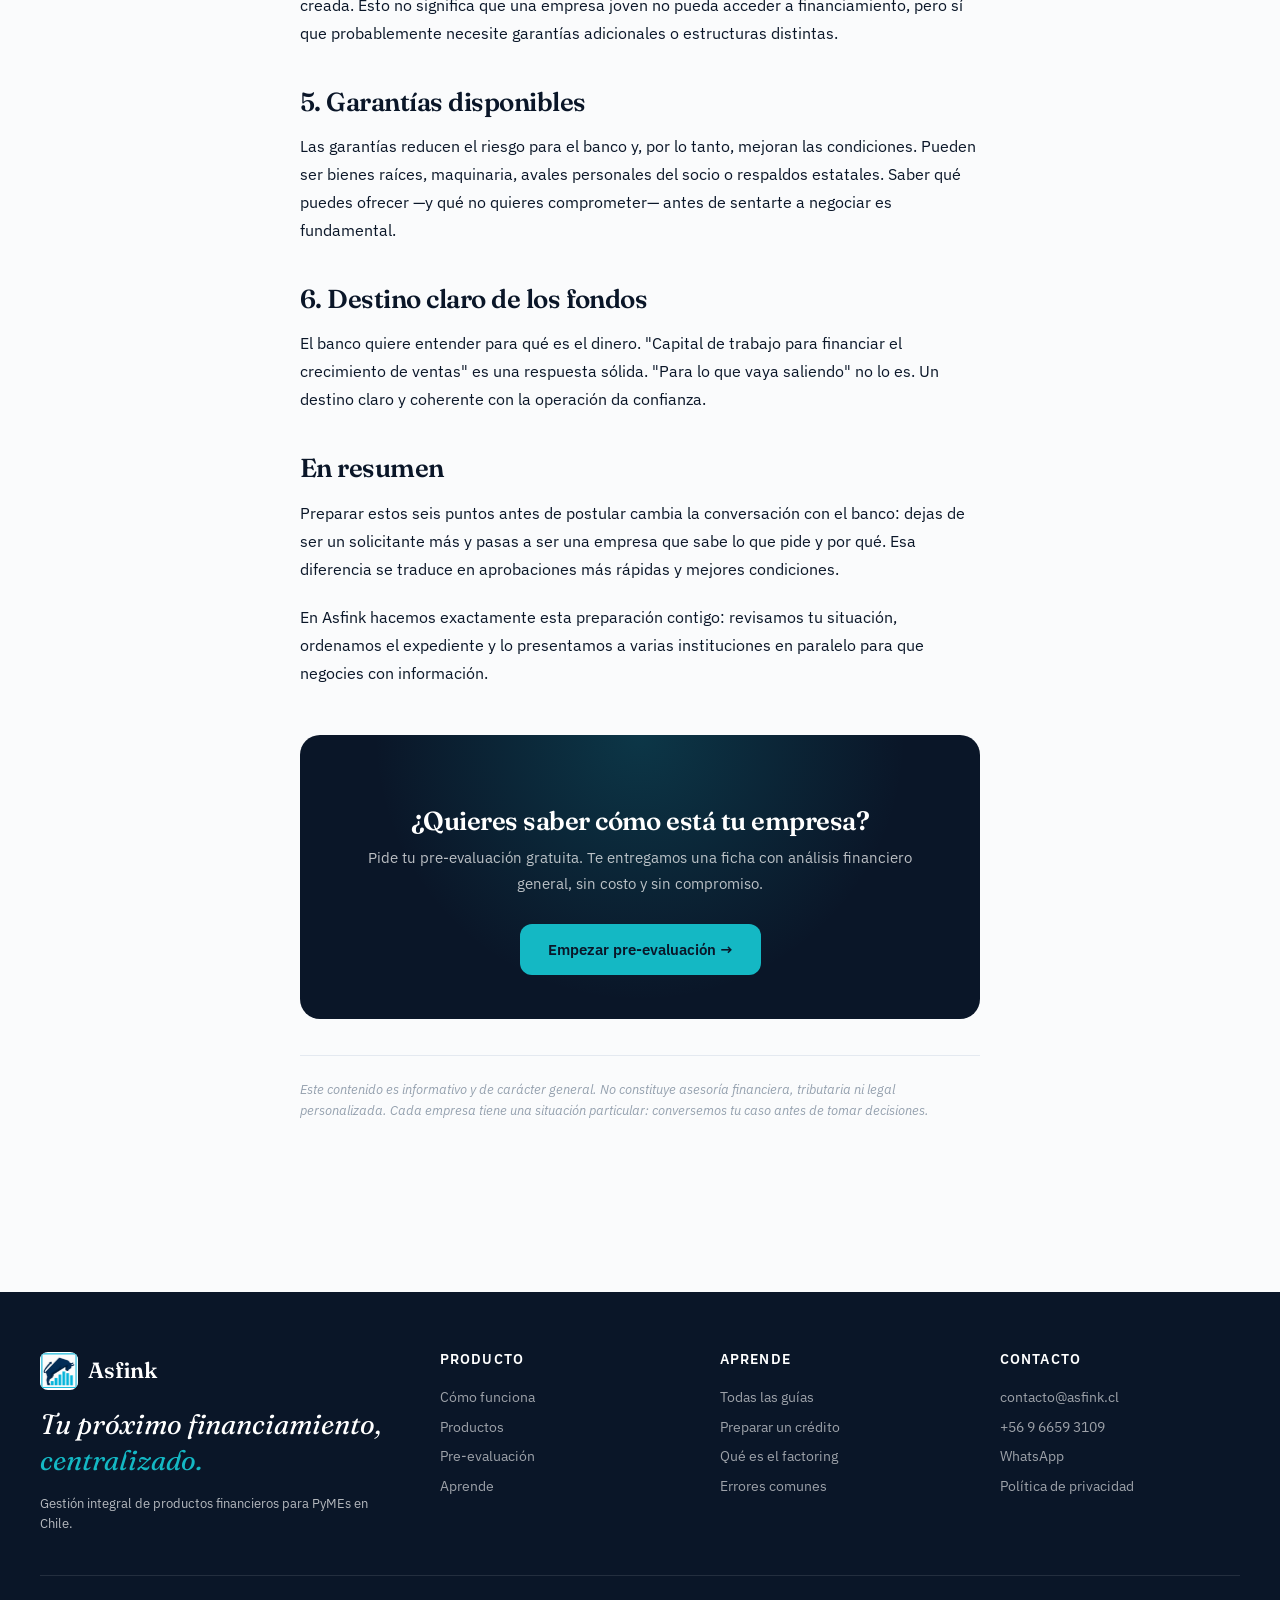
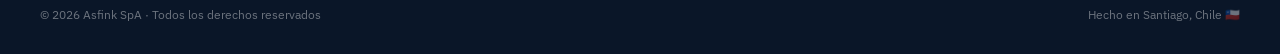
<file: aprende-credito.html>
<!DOCTYPE html>
<html lang="es">
<head>
  <!-- Google Analytics -->
  <script async src="https://www.googletagmanager.com/gtag/js?id=G-VXJGE88H9J"></script>
  <script>
    window.dataLayer = window.dataLayer || [];
    function gtag(){dataLayer.push(arguments);}
    gtag('js', new Date());
    gtag('config', 'G-VXJGE88H9J');
  </script>
  <!-- Fin Google Analytics -->

<meta charset="UTF-8">
<meta name="viewport" content="width=device-width, initial-scale=1.0">
<title>Cómo preparar tu empresa antes de pedir un crédito &mdash; Asfink</title>
<meta name="description" content="Asfink - Gestion integral de productos financieros para PyMEs en Chile.">
<link rel="preconnect" href="https://fonts.googleapis.com">
<link rel="preconnect" href="https://fonts.gstatic.com" crossorigin>
<link href="https://fonts.googleapis.com/css2?family=Fraunces:opsz,wght@9..144,400;9..144,500;9..144,600;9..144,700&family=IBM+Plex+Sans:wght@300;400;500;600;700&family=JetBrains+Mono:wght@400;500&display=swap" rel="stylesheet">
<link rel="icon" type="image/png" href="favicon.png">
<link rel="stylesheet" href="styles.css">
</head>
<body>

<nav class="topnav">
  <div class="topnav-inner">
    <a class="logo" href="index.html">
      <img class="logo-mark" src="logo-asfink.jpg" alt="Asfink">
      Asfink
    </a>
    <div class="nav-tabs">
      <a class="nav-tab" href="index.html">Inicio</a>
      <a class="nav-tab" href="preevaluacion.html">Pre-evaluación</a>
      <a class="nav-tab" href="productos.html">Productos</a>
      <a class="nav-tab active" href="aprende.html">Aprende</a>
      <a class="nav-tab" href="agenda.html">Agenda reunión</a>
    </div>
    <div class="nav-cta">
      <a class="btn btn-primary" href="preevaluacion.html">Pre-evaluación</a>
    </div>
  
  <!-- Botón hamburguesa móvil -->
  <button class="nav-burger" id="navBurger" onclick="toggleDrawer()" aria-label="Abrir menú">
    <span></span><span></span><span></span>
  </button>
</div>

  <!-- Drawer (panel lateral móvil) -->
  <div class="drawer-overlay" id="drawerOverlay" onclick="toggleDrawer()"></div>
  <aside class="drawer" id="drawer" aria-hidden="true">
    <div class="drawer-head">
      <a class="logo" href="index.html">
        <img class="logo-mark" src="logo-asfink.jpg" alt="Asfink">
        Asfink
      </a>
      <button class="drawer-close" onclick="toggleDrawer()" aria-label="Cerrar menú">×</button>
    </div>
    <nav class="drawer-nav">
      <a class="drawer-link" href="index.html">Inicio</a>
      <a class="drawer-link" href="preevaluacion.html">Pre-evaluación</a>
      <a class="drawer-link" href="productos.html">Productos</a>
      <a class="drawer-link drawer-link-active" href="aprende.html">Aprende</a>
      <a class="drawer-link" href="agenda.html">Agenda reunión</a>
    </nav>
    <div class="drawer-foot">
      <a class="btn btn-primary btn-lg drawer-cta" href="preevaluacion.html" style="width:100%;justify-content:center;">Empezar pre-evaluación →</a>
      <a class="drawer-wa" onclick="if(typeof openWhatsApp==='function')openWhatsApp();">
        <span class="drawer-wa-ico">W</span>
        <span>WhatsApp · +56 9 6659 3109</span>
      </a>
    </div>
  </aside>
</nav>

<div class="article-wrap">
    <a class="article-back" href="aprende.html">&larr; Volver a Aprende</a>
    <span class="article-cat">Guía práctica</span>
    <h1>Cómo preparar tu empresa antes de pedir un crédito</h1>
    <p class="article-lead">Los seis puntos que una institución financiera revisa antes de aprobar una operación —y cómo llegar preparado para negociar mejores condiciones.</p>
    <div class="article-body">
      <p>Conseguir financiamiento no es cuestión de suerte ni de tener un buen contacto en el banco. Es, sobre todo, una cuestión de <strong>llegar preparado</strong>. Cuando una empresa presenta un expediente ordenado y anticipa las preguntas del evaluador, no solo aumenta la probabilidad de aprobación: también mejora las condiciones que puede negociar.</p>
      <p>Estos son los seis puntos que una institución financiera revisa antes de aprobar una operación, y cómo preparar cada uno.</p>

      <h2>1. Comportamiento tributario al día</h2>
      <p>Lo primero que mira un banco es si la empresa cumple con el SII. Declaraciones de IVA (F29) al día, renta anual (F22) presentada en plazo y sin anotaciones vigentes son la base. Una empresa con deudas tributarias o declaraciones atrasadas parte con una desventaja difícil de revertir.</p>
      <h3>Cómo prepararlo</h3>
      <ul>
        <li>Revisa que tus F29 de los últimos 12 meses estén presentados y pagados.</li>
        <li>Ten a mano tu Carpeta Tributaria actualizada del SII.</li>
        <li>Si tienes deuda con el SII, evalúa un convenio antes de postular.</li>
      </ul>

      <h2>2. Capacidad de pago real</h2>
      <p>El banco quiere saber si el flujo de caja de la empresa alcanza para pagar la nueva cuota, además de las obligaciones actuales. Aquí es clave distinguir entre lo que la empresa <strong>factura</strong> y lo que efectivamente <strong>cobra</strong>: una empresa puede vender mucho pero tener la plata atrapada en cuentas por cobrar.</p>
      <div class="article-callout">Un error frecuente es presentar solo las ventas. El evaluador quiere ver la caja: cuánto entra, cuánto sale y cuánto queda disponible para servir deuda.</div>

      <h2>3. Nivel de endeudamiento actual</h2>
      <p>Si la empresa ya tiene varios créditos, líneas y deudas con proveedores, el banco evaluará si hay espacio para más. No se trata solo del monto, sino de cómo está estructurada esa deuda: deuda de corto plazo financiando activos de largo plazo es una señal de alerta.</p>

      <h2>4. Antigüedad y trayectoria</h2>
      <p>Una empresa con varios años de operación estable transmite menos riesgo que una recién creada. Esto no significa que una empresa joven no pueda acceder a financiamiento, pero sí que probablemente necesite garantías adicionales o estructuras distintas.</p>

      <h2>5. Garantías disponibles</h2>
      <p>Las garantías reducen el riesgo para el banco y, por lo tanto, mejoran las condiciones. Pueden ser bienes raíces, maquinaria, avales personales del socio o respaldos estatales. Saber qué puedes ofrecer —y qué no quieres comprometer— antes de sentarte a negociar es fundamental.</p>

      <h2>6. Destino claro de los fondos</h2>
      <p>El banco quiere entender para qué es el dinero. "Capital de trabajo para financiar el crecimiento de ventas" es una respuesta sólida. "Para lo que vaya saliendo" no lo es. Un destino claro y coherente con la operación da confianza.</p>

      <h2>En resumen</h2>
      <p>Preparar estos seis puntos antes de postular cambia la conversación con el banco: dejas de ser un solicitante más y pasas a ser una empresa que sabe lo que pide y por qué. Esa diferencia se traduce en aprobaciones más rápidas y mejores condiciones.</p>
      <p>En Asfink hacemos exactamente esta preparación contigo: revisamos tu situación, ordenamos el expediente y lo presentamos a varias instituciones en paralelo para que negocies con información.</p>

      <div class="article-cta">
        <div class="article-cta-in">
          <h3>¿Quieres saber cómo está tu empresa?</h3>
          <p>Pide tu pre-evaluación gratuita. Te entregamos una ficha con análisis financiero general, sin costo y sin compromiso.</p>
          <a class="btn btn-cyan btn-lg" href="preevaluacion.html">Empezar pre-evaluación &rarr;</a>
        </div>
      </div>
      <div class="article-disclaimer">
        Este contenido es informativo y de carácter general. No constituye asesoría financiera, tributaria ni legal personalizada. Cada empresa tiene una situación particular: conversemos tu caso antes de tomar decisiones.
      </div>
    </div>
</div>

<footer>
  <div class="footer-inner">
    <div>
      <div class="logo" style="color: white; margin-bottom: 16px;">
        <img class="logo-mark" src="logo-asfink.jpg" alt="Asfink">
        Asfink
      </div>
      <div class="footer-tag">Tu próximo financiamiento, <em>centralizado.</em></div>
      <p style="font-size: 13px;">Gestión integral de productos financieros para PyMEs en Chile.</p>
    </div>
    <div>
      <h4>Producto</h4>
      <a href="index.html">Cómo funciona</a>
      <a href="productos.html">Productos</a>
      <a href="preevaluacion.html">Pre-evaluación</a>
      <a href="aprende.html">Aprende</a>
    </div>
    <div>
      <h4>Aprende</h4>
      <a href="aprende.html">Todas las guías</a>
      <a href="aprende-credito.html">Preparar un crédito</a>
      <a href="aprende-factoring.html">Qué es el factoring</a>
      <a href="aprende-errores.html">Errores comunes</a>
    </div>
    <div>
      <h4>Contacto</h4>
      <a href="mailto:contacto@asfink.cl">contacto@asfink.cl</a>
      <a href="tel:+56966593109">+56 9 6659 3109</a>
      <a onclick="openWhatsApp()" style="cursor:pointer;">WhatsApp</a>
      <a href="privacidad.html">Política de privacidad</a>
    </div>
  </div>
  <div class="footer-bottom">
    <div>© 2026 Asfink SpA · Todos los derechos reservados</div>
    <div>Hecho en Santiago, Chile 🇨🇱</div>
  </div>
</footer>

<!-- ============================================== -->
<!-- FLOATING BUTTONS + CHAT BOT -->
<!-- ============================================== -->
<div class="float-stack" id="floatStack">
  <button class="float-btn float-wzp" onclick="openWhatsApp()">
    <span class="ico">W</span> WhatsApp
  </button>
  <button class="float-btn float-bot" onclick="openChat()" style="position: relative;">
    <span class="ico">✦</span> Habla con Aski
    <span class="float-badge">1</span>
  </button>
</div>

<div class="chat-panel" id="chatPanel">
  <div class="chat-head">
    <div class="chat-avatar">P</div>
    <div class="chat-head-text">
      <div class="name">Aski · Asistente Asfink</div>
      <div class="status">En línea · Responde al instante</div>
    </div>
    <button class="chat-close" onclick="closeChat()">×</button>
  </div>
  <div class="chat-body" id="chatBody">
    <div class="chat-msg bot">
      ¡Hola! 👋 Soy Aski, la asistente virtual de Asfink. Estoy acá para orientarte sobre financiamiento, requisitos, productos y nuestro proceso.
      <span class="ts">15:42</span>
    </div>
    <div class="chat-msg bot">
      ¿En qué te puedo ayudar hoy?
      <span class="ts">15:42</span>
    </div>
  </div>
  <div class="chat-quick" id="chatQuick">
    <button class="quick-btn" onclick="sendQuick('¿Cómo funciona Asfink?')">¿Cómo funciona?</button>
    <button class="quick-btn" onclick="sendQuick('¿Qué documentos necesito?')">Documentos necesarios</button>
    <button class="quick-btn" onclick="sendQuick('¿Cuánto cobran de honorarios?')">Honorarios</button>
    <button class="quick-btn" onclick="sendQuick('Quiero un crédito')">Quiero un crédito</button>
    <button class="quick-btn" onclick="sendQuick('¿En qué consiste FOGAPE?')">¿Qué es FOGAPE?</button>
  </div>
  <div class="chat-foot">
    <div class="chat-input-row">
      <input type="text" id="chatInput" placeholder="Escribe tu pregunta..." onkeypress="if(event.key==='Enter') sendMsg()">
      <button class="chat-send" onclick="sendMsg()">→</button>
    </div>
    <div class="chat-handoff">
      <span>💬</span>
      <span>¿Prefieres hablar con un ejecutivo? <a onclick="openWhatsApp()">Cambia a WhatsApp →</a></span>
    </div>
  </div>
</div>


<!-- FLOATING BUTTONS + CHAT BOT -->
<div class="float-stack" id="floatStack">
  <button class="float-btn float-wzp" onclick="openWhatsApp()">
    <span class="ico">W</span> WhatsApp
  </button>
  <button class="float-btn float-bot" onclick="openChat()" style="position: relative;">
    <span class="ico">&#10022;</span> Habla con Aski
    <span class="float-badge">1</span>
  </button>
</div>

<div class="chat-panel" id="chatPanel">
  <div class="chat-head">
    <div class="chat-avatar">P</div>
    <div class="chat-head-text">
      <div class="name">Aski &middot; Asistente Asfink</div>
      <div class="status">En l&iacute;nea &middot; Responde al instante</div>
    </div>
    <button class="chat-close" onclick="closeChat()">&times;</button>
  </div>
  <div class="chat-body" id="chatBody">
    <div class="chat-msg bot">
      &iexcl;Hola! &#128075; Soy Aski, la asistente virtual de Asfink. Estoy ac&aacute; para orientarte sobre financiamiento, requisitos, productos y nuestro proceso.
      <span class="ts">15:42</span>
    </div>
    <div class="chat-msg bot">
      &iquest;En qu&eacute; te puedo ayudar hoy?
      <span class="ts">15:42</span>
    </div>
  </div>
  <div class="chat-quick" id="chatQuick">
    <button class="quick-btn" onclick="sendQuick('&iquest;C&oacute;mo funciona Asfink?')">&iquest;C&oacute;mo funciona?</button>
    <button class="quick-btn" onclick="sendQuick('&iquest;Qu&eacute; documentos necesito?')">Documentos necesarios</button>
    <button class="quick-btn" onclick="sendQuick('&iquest;Cu&aacute;nto cobran de honorarios?')">Honorarios</button>
    <button class="quick-btn" onclick="sendQuick('Quiero un cr&eacute;dito')">Quiero un cr&eacute;dito</button>
    <button class="quick-btn" onclick="sendQuick('&iquest;En qu&eacute; consiste FOGAPE?')">&iquest;Qu&eacute; es FOGAPE?</button>
  </div>
  <div class="chat-foot">
    <div class="chat-input-row">
      <input type="text" id="chatInput" placeholder="Escribe tu pregunta..." onkeypress="if(event.key==='Enter') sendMsg()">
      <button class="chat-send" onclick="sendMsg()">&rarr;</button>
    </div>
    <div class="chat-handoff">
      <span>&#128172;</span>
      <span>&iquest;Prefieres hablar con un ejecutivo? <a onclick="openWhatsApp()">Cambia a WhatsApp &rarr;</a></span>
    </div>
  </div>
</div>

<script src="script.js"></script>
</body>
</html>
</file>
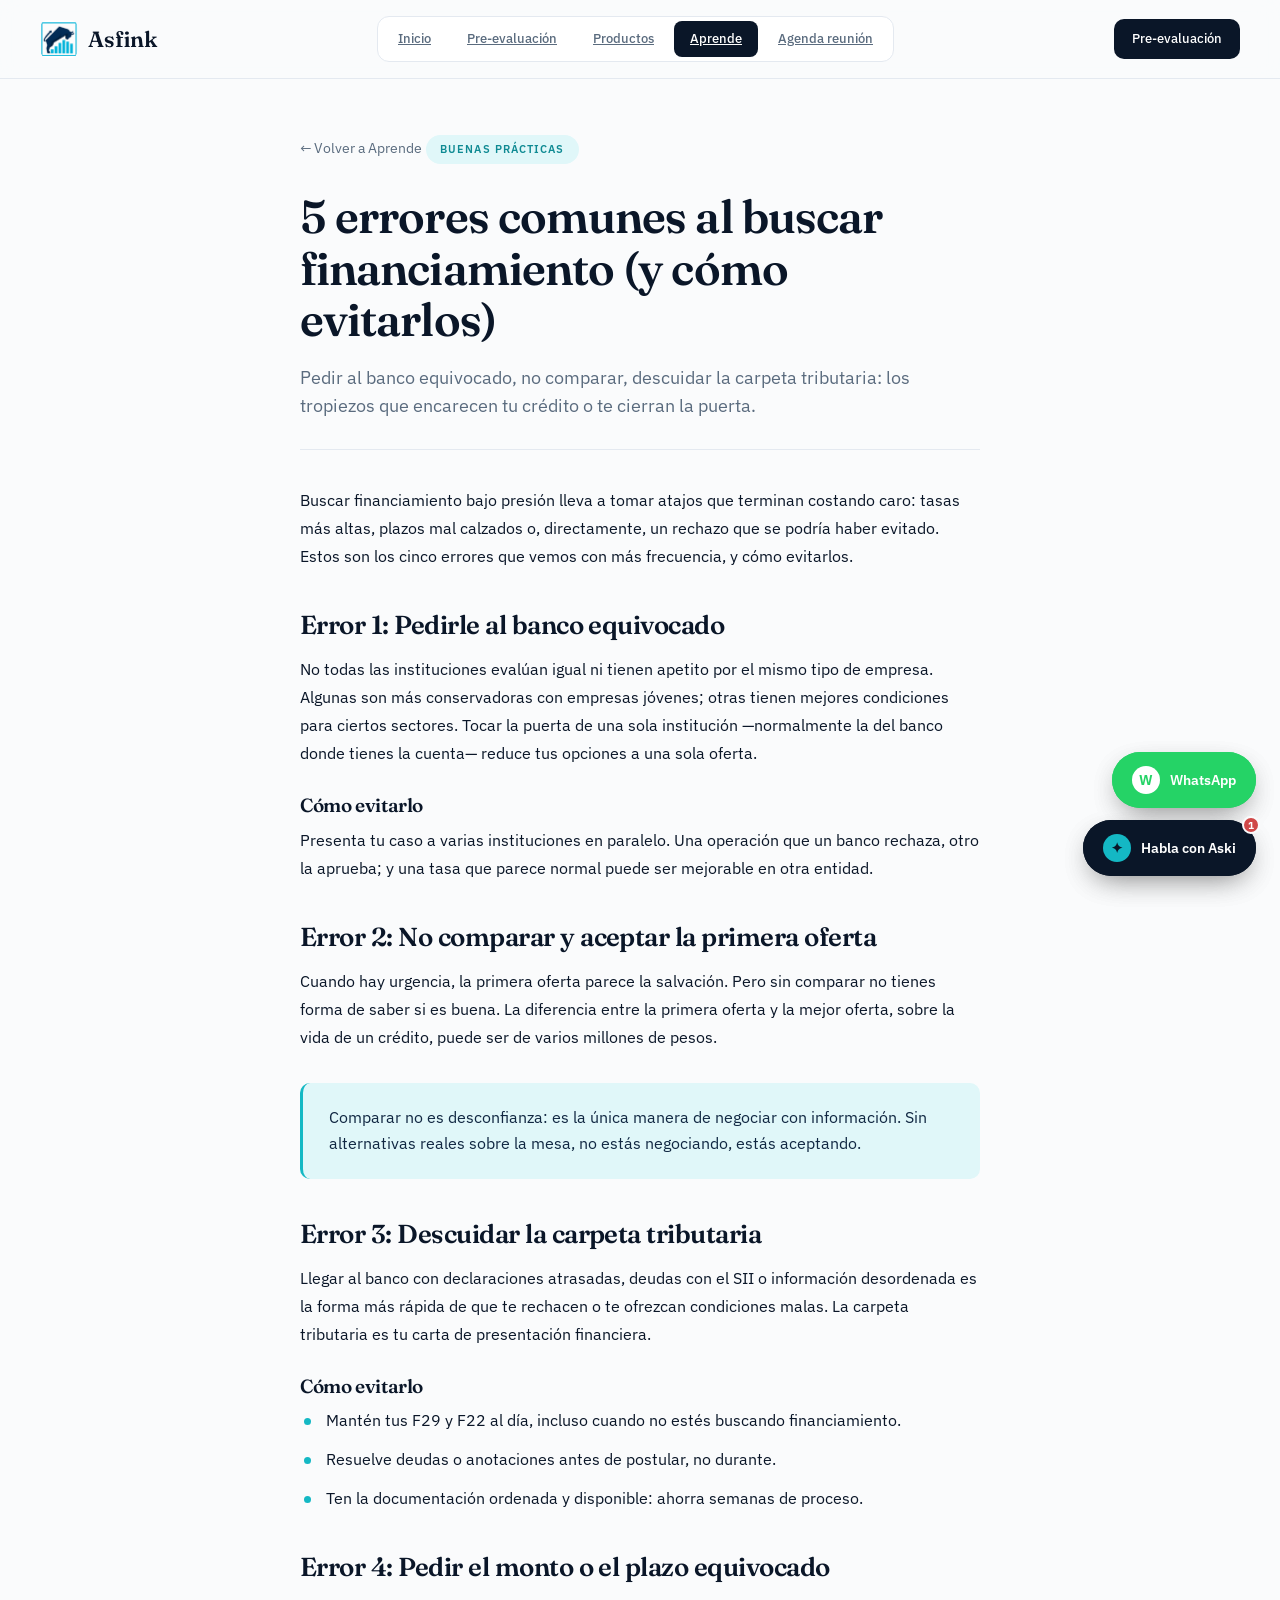
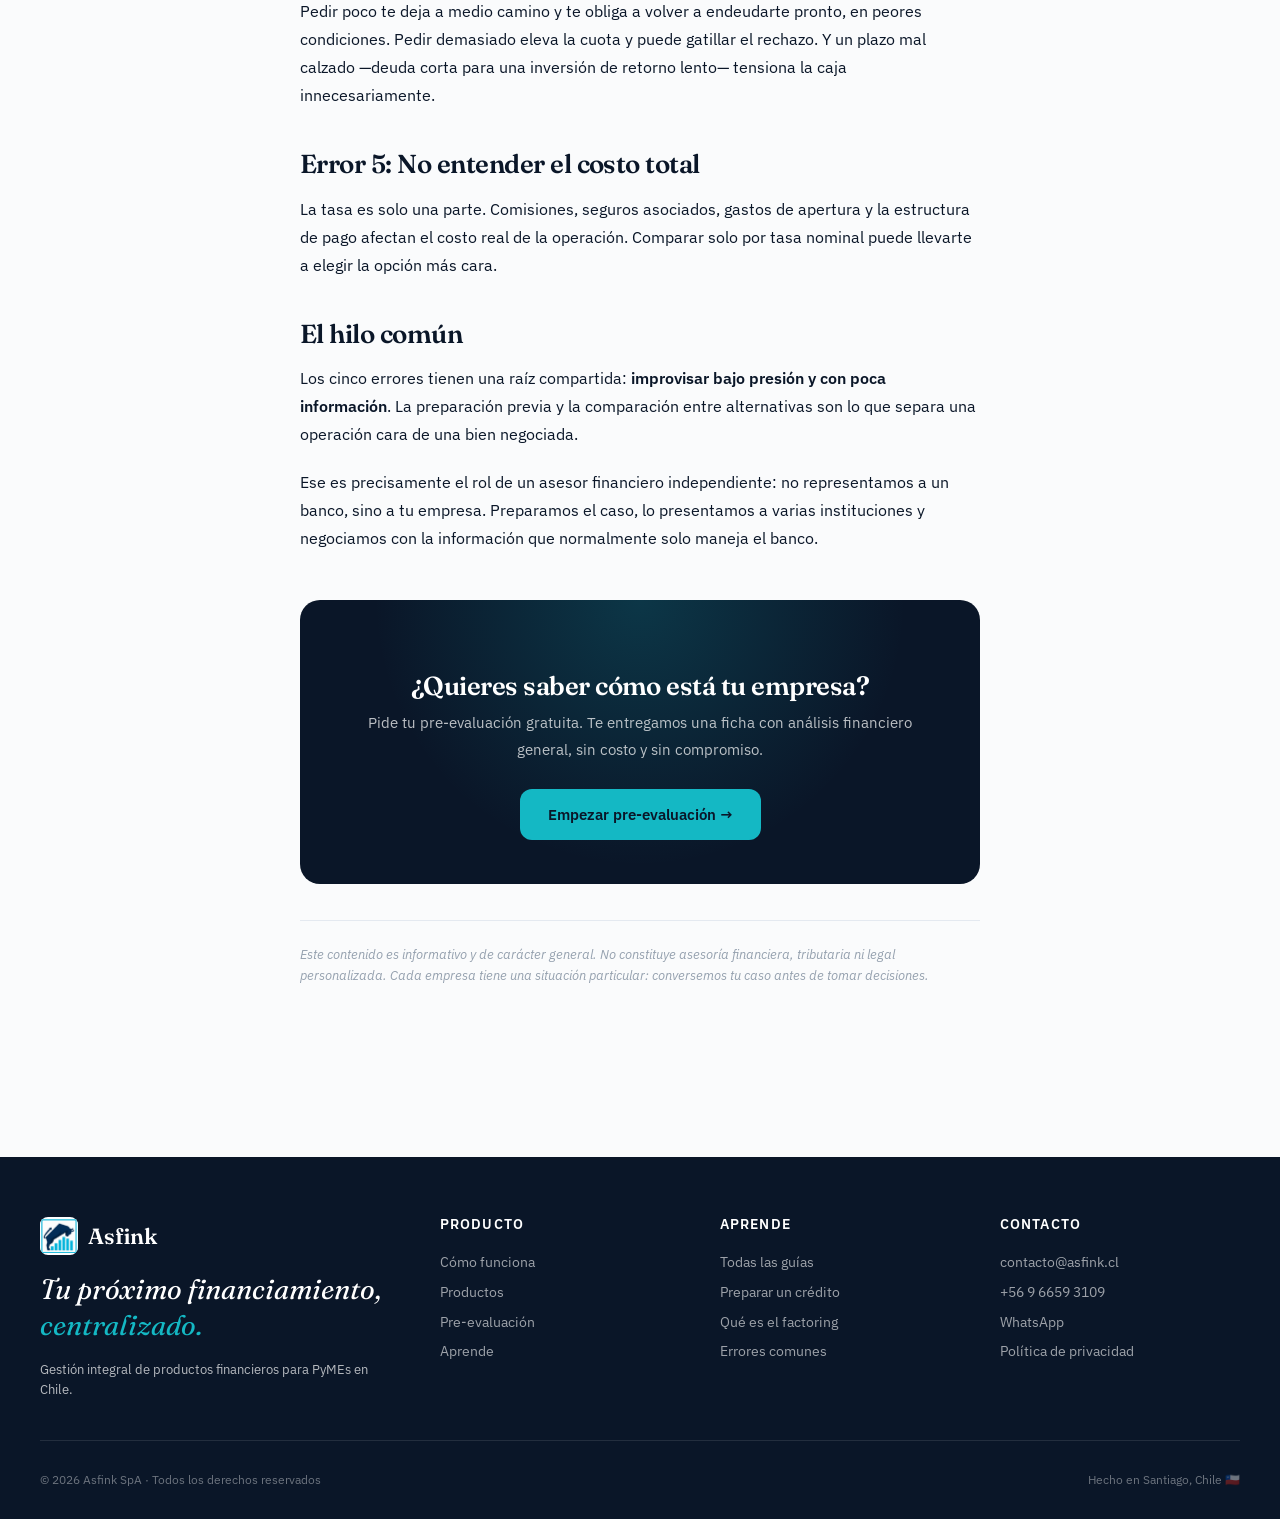
<file: aprende-errores.html>
<!DOCTYPE html>
<html lang="es">
<head>
  <!-- Google Analytics -->
  <script async src="https://www.googletagmanager.com/gtag/js?id=G-VXJGE88H9J"></script>
  <script>
    window.dataLayer = window.dataLayer || [];
    function gtag(){dataLayer.push(arguments);}
    gtag('js', new Date());
    gtag('config', 'G-VXJGE88H9J');
  </script>
  <!-- Fin Google Analytics -->

<meta charset="UTF-8">
<meta name="viewport" content="width=device-width, initial-scale=1.0">
<title>5 errores comunes al buscar financiamiento &mdash; Asfink</title>
<meta name="description" content="Asfink - Gestion integral de productos financieros para PyMEs en Chile.">
<link rel="preconnect" href="https://fonts.googleapis.com">
<link rel="preconnect" href="https://fonts.gstatic.com" crossorigin>
<link href="https://fonts.googleapis.com/css2?family=Fraunces:opsz,wght@9..144,400;9..144,500;9..144,600;9..144,700&family=IBM+Plex+Sans:wght@300;400;500;600;700&family=JetBrains+Mono:wght@400;500&display=swap" rel="stylesheet">
<link rel="icon" type="image/png" href="favicon.png">
<link rel="stylesheet" href="styles.css">
</head>
<body>

<nav class="topnav">
  <div class="topnav-inner">
    <a class="logo" href="index.html">
      <img class="logo-mark" src="logo-asfink.jpg" alt="Asfink">
      Asfink
    </a>
    <div class="nav-tabs">
      <a class="nav-tab" href="index.html">Inicio</a>
      <a class="nav-tab" href="preevaluacion.html">Pre-evaluación</a>
      <a class="nav-tab" href="productos.html">Productos</a>
      <a class="nav-tab active" href="aprende.html">Aprende</a>
      <a class="nav-tab" href="agenda.html">Agenda reunión</a>
    </div>
    <div class="nav-cta">
      <a class="btn btn-primary" href="preevaluacion.html">Pre-evaluación</a>
    </div>
  
  <!-- Botón hamburguesa móvil -->
  <button class="nav-burger" id="navBurger" onclick="toggleDrawer()" aria-label="Abrir menú">
    <span></span><span></span><span></span>
  </button>
</div>

  <!-- Drawer (panel lateral móvil) -->
  <div class="drawer-overlay" id="drawerOverlay" onclick="toggleDrawer()"></div>
  <aside class="drawer" id="drawer" aria-hidden="true">
    <div class="drawer-head">
      <a class="logo" href="index.html">
        <img class="logo-mark" src="logo-asfink.jpg" alt="Asfink">
        Asfink
      </a>
      <button class="drawer-close" onclick="toggleDrawer()" aria-label="Cerrar menú">×</button>
    </div>
    <nav class="drawer-nav">
      <a class="drawer-link" href="index.html">Inicio</a>
      <a class="drawer-link" href="preevaluacion.html">Pre-evaluación</a>
      <a class="drawer-link" href="productos.html">Productos</a>
      <a class="drawer-link drawer-link-active" href="aprende.html">Aprende</a>
      <a class="drawer-link" href="agenda.html">Agenda reunión</a>
    </nav>
    <div class="drawer-foot">
      <a class="btn btn-primary btn-lg drawer-cta" href="preevaluacion.html" style="width:100%;justify-content:center;">Empezar pre-evaluación →</a>
      <a class="drawer-wa" onclick="if(typeof openWhatsApp==='function')openWhatsApp();">
        <span class="drawer-wa-ico">W</span>
        <span>WhatsApp · +56 9 6659 3109</span>
      </a>
    </div>
  </aside>
</nav>

<div class="article-wrap">
    <a class="article-back" href="aprende.html">&larr; Volver a Aprende</a>
    <span class="article-cat">Buenas prácticas</span>
    <h1>5 errores comunes al buscar financiamiento (y cómo evitarlos)</h1>
    <p class="article-lead">Pedir al banco equivocado, no comparar, descuidar la carpeta tributaria: los tropiezos que encarecen tu crédito o te cierran la puerta.</p>
    <div class="article-body">
      <p>Buscar financiamiento bajo presión lleva a tomar atajos que terminan costando caro: tasas más altas, plazos mal calzados o, directamente, un rechazo que se podría haber evitado. Estos son los cinco errores que vemos con más frecuencia, y cómo evitarlos.</p>

      <h2>Error 1: Pedirle al banco equivocado</h2>
      <p>No todas las instituciones evalúan igual ni tienen apetito por el mismo tipo de empresa. Algunas son más conservadoras con empresas jóvenes; otras tienen mejores condiciones para ciertos sectores. Tocar la puerta de una sola institución —normalmente la del banco donde tienes la cuenta— reduce tus opciones a una sola oferta.</p>
      <h3>Cómo evitarlo</h3>
      <p>Presenta tu caso a varias instituciones en paralelo. Una operación que un banco rechaza, otro la aprueba; y una tasa que parece normal puede ser mejorable en otra entidad.</p>

      <h2>Error 2: No comparar y aceptar la primera oferta</h2>
      <p>Cuando hay urgencia, la primera oferta parece la salvación. Pero sin comparar no tienes forma de saber si es buena. La diferencia entre la primera oferta y la mejor oferta, sobre la vida de un crédito, puede ser de varios millones de pesos.</p>
      <div class="article-callout">Comparar no es desconfianza: es la única manera de negociar con información. Sin alternativas reales sobre la mesa, no estás negociando, estás aceptando.</div>

      <h2>Error 3: Descuidar la carpeta tributaria</h2>
      <p>Llegar al banco con declaraciones atrasadas, deudas con el SII o información desordenada es la forma más rápida de que te rechacen o te ofrezcan condiciones malas. La carpeta tributaria es tu carta de presentación financiera.</p>
      <h3>Cómo evitarlo</h3>
      <ul>
        <li>Mantén tus F29 y F22 al día, incluso cuando no estés buscando financiamiento.</li>
        <li>Resuelve deudas o anotaciones antes de postular, no durante.</li>
        <li>Ten la documentación ordenada y disponible: ahorra semanas de proceso.</li>
      </ul>

      <h2>Error 4: Pedir el monto o el plazo equivocado</h2>
      <p>Pedir poco te deja a medio camino y te obliga a volver a endeudarte pronto, en peores condiciones. Pedir demasiado eleva la cuota y puede gatillar el rechazo. Y un plazo mal calzado —deuda corta para una inversión de retorno lento— tensiona la caja innecesariamente.</p>

      <h2>Error 5: No entender el costo total</h2>
      <p>La tasa es solo una parte. Comisiones, seguros asociados, gastos de apertura y la estructura de pago afectan el costo real de la operación. Comparar solo por tasa nominal puede llevarte a elegir la opción más cara.</p>

      <h2>El hilo común</h2>
      <p>Los cinco errores tienen una raíz compartida: <strong>improvisar bajo presión y con poca información</strong>. La preparación previa y la comparación entre alternativas son lo que separa una operación cara de una bien negociada.</p>
      <p>Ese es precisamente el rol de un asesor financiero independiente: no representamos a un banco, sino a tu empresa. Preparamos el caso, lo presentamos a varias instituciones y negociamos con la información que normalmente solo maneja el banco.</p>

      <div class="article-cta">
        <div class="article-cta-in">
          <h3>¿Quieres saber cómo está tu empresa?</h3>
          <p>Pide tu pre-evaluación gratuita. Te entregamos una ficha con análisis financiero general, sin costo y sin compromiso.</p>
          <a class="btn btn-cyan btn-lg" href="preevaluacion.html">Empezar pre-evaluación &rarr;</a>
        </div>
      </div>
      <div class="article-disclaimer">
        Este contenido es informativo y de carácter general. No constituye asesoría financiera, tributaria ni legal personalizada. Cada empresa tiene una situación particular: conversemos tu caso antes de tomar decisiones.
      </div>
    </div>
</div>

<footer>
  <div class="footer-inner">
    <div>
      <div class="logo" style="color: white; margin-bottom: 16px;">
        <img class="logo-mark" src="logo-asfink.jpg" alt="Asfink">
        Asfink
      </div>
      <div class="footer-tag">Tu próximo financiamiento, <em>centralizado.</em></div>
      <p style="font-size: 13px;">Gestión integral de productos financieros para PyMEs en Chile.</p>
    </div>
    <div>
      <h4>Producto</h4>
      <a href="index.html">Cómo funciona</a>
      <a href="productos.html">Productos</a>
      <a href="preevaluacion.html">Pre-evaluación</a>
      <a href="aprende.html">Aprende</a>
    </div>
    <div>
      <h4>Aprende</h4>
      <a href="aprende.html">Todas las guías</a>
      <a href="aprende-credito.html">Preparar un crédito</a>
      <a href="aprende-factoring.html">Qué es el factoring</a>
      <a href="aprende-errores.html">Errores comunes</a>
    </div>
    <div>
      <h4>Contacto</h4>
      <a href="mailto:contacto@asfink.cl">contacto@asfink.cl</a>
      <a href="tel:+56966593109">+56 9 6659 3109</a>
      <a onclick="openWhatsApp()" style="cursor:pointer;">WhatsApp</a>
      <a href="privacidad.html">Política de privacidad</a>
    </div>
  </div>
  <div class="footer-bottom">
    <div>© 2026 Asfink SpA · Todos los derechos reservados</div>
    <div>Hecho en Santiago, Chile 🇨🇱</div>
  </div>
</footer>

<!-- ============================================== -->
<!-- FLOATING BUTTONS + CHAT BOT -->
<!-- ============================================== -->
<div class="float-stack" id="floatStack">
  <button class="float-btn float-wzp" onclick="openWhatsApp()">
    <span class="ico">W</span> WhatsApp
  </button>
  <button class="float-btn float-bot" onclick="openChat()" style="position: relative;">
    <span class="ico">✦</span> Habla con Aski
    <span class="float-badge">1</span>
  </button>
</div>

<div class="chat-panel" id="chatPanel">
  <div class="chat-head">
    <div class="chat-avatar">P</div>
    <div class="chat-head-text">
      <div class="name">Aski · Asistente Asfink</div>
      <div class="status">En línea · Responde al instante</div>
    </div>
    <button class="chat-close" onclick="closeChat()">×</button>
  </div>
  <div class="chat-body" id="chatBody">
    <div class="chat-msg bot">
      ¡Hola! 👋 Soy Aski, la asistente virtual de Asfink. Estoy acá para orientarte sobre financiamiento, requisitos, productos y nuestro proceso.
      <span class="ts">15:42</span>
    </div>
    <div class="chat-msg bot">
      ¿En qué te puedo ayudar hoy?
      <span class="ts">15:42</span>
    </div>
  </div>
  <div class="chat-quick" id="chatQuick">
    <button class="quick-btn" onclick="sendQuick('¿Cómo funciona Asfink?')">¿Cómo funciona?</button>
    <button class="quick-btn" onclick="sendQuick('¿Qué documentos necesito?')">Documentos necesarios</button>
    <button class="quick-btn" onclick="sendQuick('¿Cuánto cobran de honorarios?')">Honorarios</button>
    <button class="quick-btn" onclick="sendQuick('Quiero un crédito')">Quiero un crédito</button>
    <button class="quick-btn" onclick="sendQuick('¿En qué consiste FOGAPE?')">¿Qué es FOGAPE?</button>
  </div>
  <div class="chat-foot">
    <div class="chat-input-row">
      <input type="text" id="chatInput" placeholder="Escribe tu pregunta..." onkeypress="if(event.key==='Enter') sendMsg()">
      <button class="chat-send" onclick="sendMsg()">→</button>
    </div>
    <div class="chat-handoff">
      <span>💬</span>
      <span>¿Prefieres hablar con un ejecutivo? <a onclick="openWhatsApp()">Cambia a WhatsApp →</a></span>
    </div>
  </div>
</div>


<!-- FLOATING BUTTONS + CHAT BOT -->
<div class="float-stack" id="floatStack">
  <button class="float-btn float-wzp" onclick="openWhatsApp()">
    <span class="ico">W</span> WhatsApp
  </button>
  <button class="float-btn float-bot" onclick="openChat()" style="position: relative;">
    <span class="ico">&#10022;</span> Habla con Aski
    <span class="float-badge">1</span>
  </button>
</div>

<div class="chat-panel" id="chatPanel">
  <div class="chat-head">
    <div class="chat-avatar">P</div>
    <div class="chat-head-text">
      <div class="name">Aski &middot; Asistente Asfink</div>
      <div class="status">En l&iacute;nea &middot; Responde al instante</div>
    </div>
    <button class="chat-close" onclick="closeChat()">&times;</button>
  </div>
  <div class="chat-body" id="chatBody">
    <div class="chat-msg bot">
      &iexcl;Hola! &#128075; Soy Aski, la asistente virtual de Asfink. Estoy ac&aacute; para orientarte sobre financiamiento, requisitos, productos y nuestro proceso.
      <span class="ts">15:42</span>
    </div>
    <div class="chat-msg bot">
      &iquest;En qu&eacute; te puedo ayudar hoy?
      <span class="ts">15:42</span>
    </div>
  </div>
  <div class="chat-quick" id="chatQuick">
    <button class="quick-btn" onclick="sendQuick('&iquest;C&oacute;mo funciona Asfink?')">&iquest;C&oacute;mo funciona?</button>
    <button class="quick-btn" onclick="sendQuick('&iquest;Qu&eacute; documentos necesito?')">Documentos necesarios</button>
    <button class="quick-btn" onclick="sendQuick('&iquest;Cu&aacute;nto cobran de honorarios?')">Honorarios</button>
    <button class="quick-btn" onclick="sendQuick('Quiero un cr&eacute;dito')">Quiero un cr&eacute;dito</button>
    <button class="quick-btn" onclick="sendQuick('&iquest;En qu&eacute; consiste FOGAPE?')">&iquest;Qu&eacute; es FOGAPE?</button>
  </div>
  <div class="chat-foot">
    <div class="chat-input-row">
      <input type="text" id="chatInput" placeholder="Escribe tu pregunta..." onkeypress="if(event.key==='Enter') sendMsg()">
      <button class="chat-send" onclick="sendMsg()">&rarr;</button>
    </div>
    <div class="chat-handoff">
      <span>&#128172;</span>
      <span>&iquest;Prefieres hablar con un ejecutivo? <a onclick="openWhatsApp()">Cambia a WhatsApp &rarr;</a></span>
    </div>
  </div>
</div>

<script src="script.js"></script>
</body>
</html>
</file>
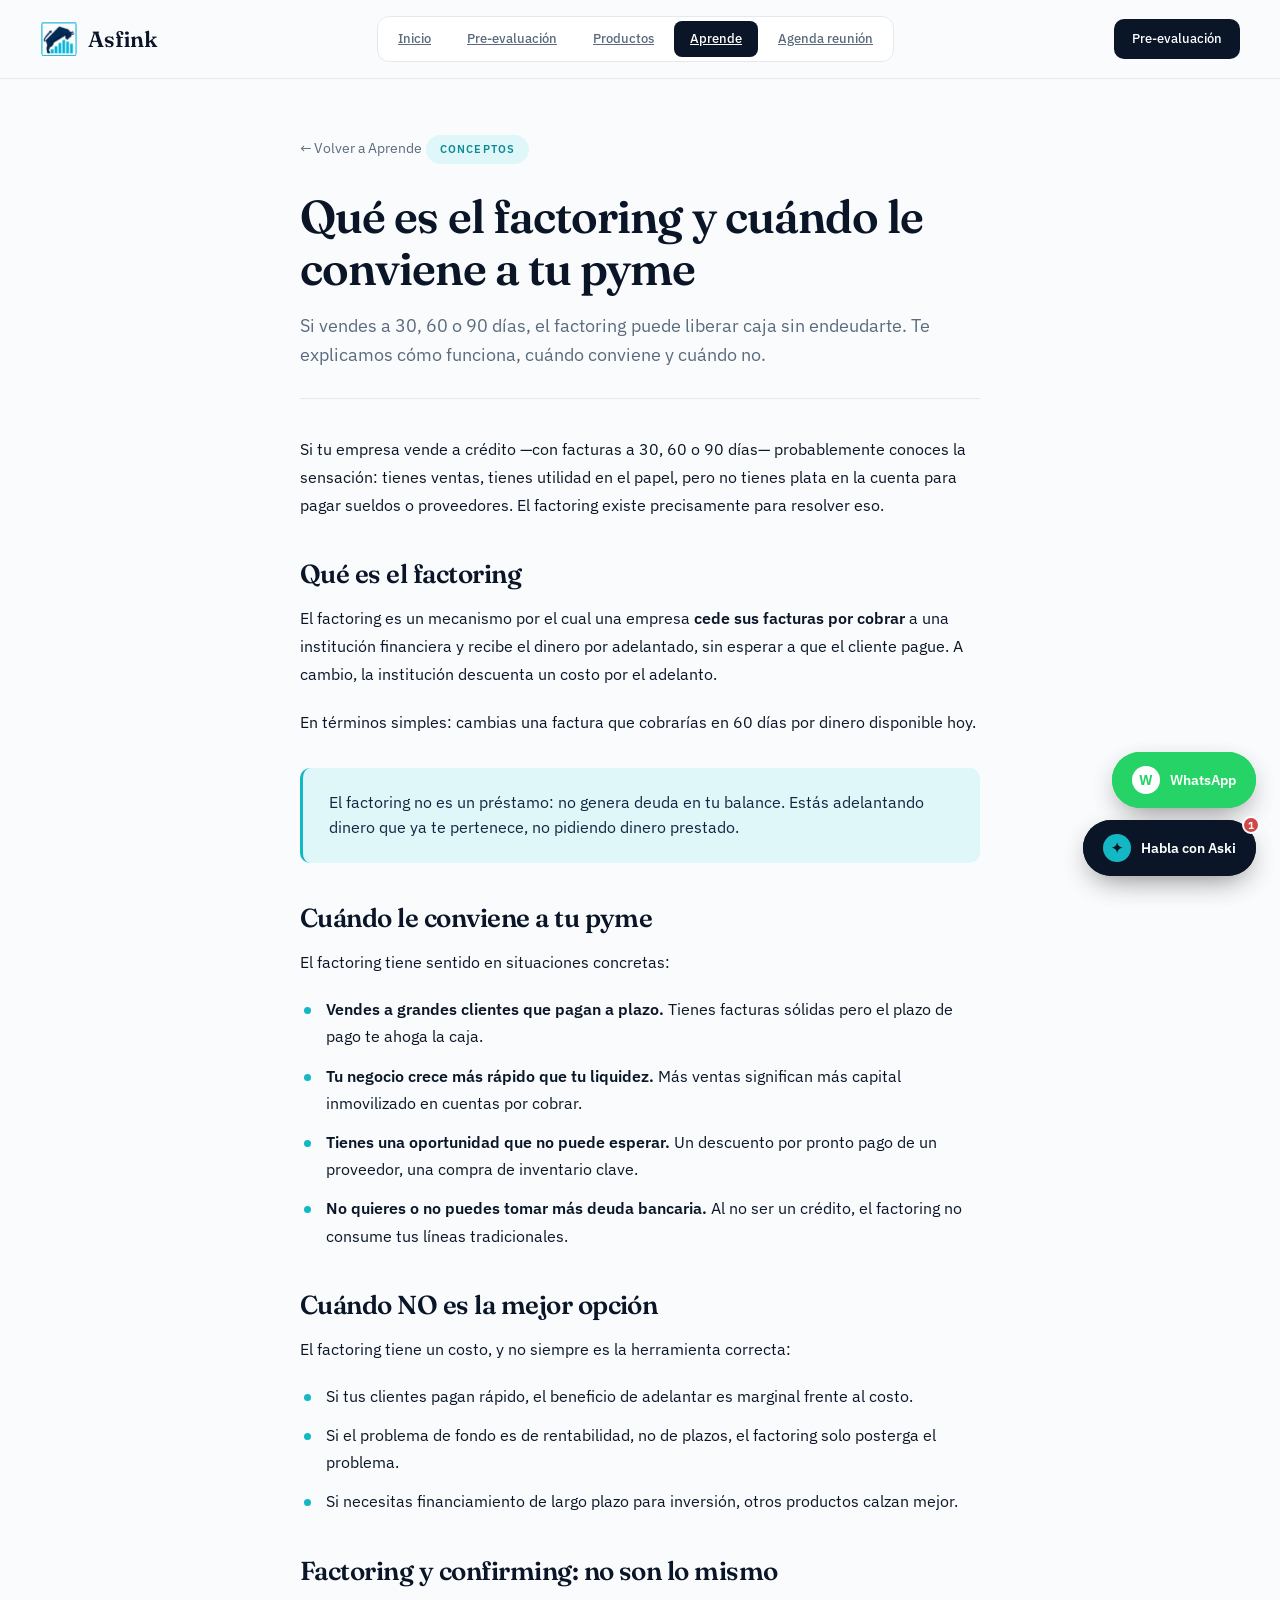
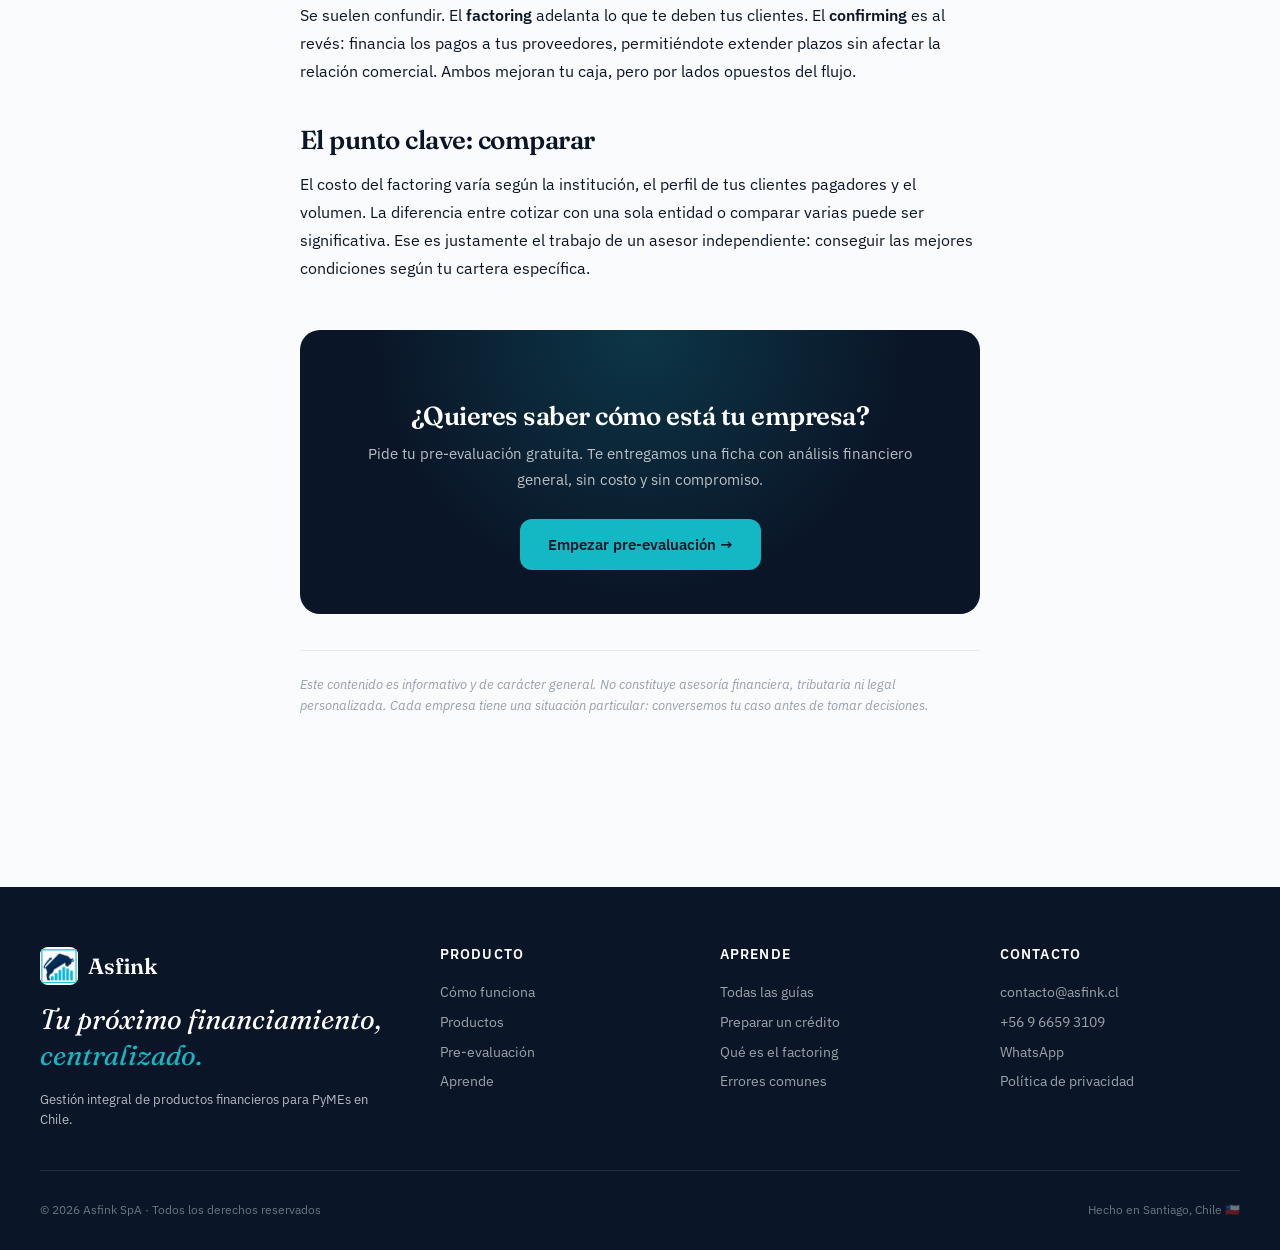
<file: aprende-factoring.html>
<!DOCTYPE html>
<html lang="es">
<head>
  <!-- Google Analytics -->
  <script async src="https://www.googletagmanager.com/gtag/js?id=G-VXJGE88H9J"></script>
  <script>
    window.dataLayer = window.dataLayer || [];
    function gtag(){dataLayer.push(arguments);}
    gtag('js', new Date());
    gtag('config', 'G-VXJGE88H9J');
  </script>
  <!-- Fin Google Analytics -->

<meta charset="UTF-8">
<meta name="viewport" content="width=device-width, initial-scale=1.0">
<title>Qué es el factoring y cuándo le conviene a tu pyme &mdash; Asfink</title>
<meta name="description" content="Asfink - Gestion integral de productos financieros para PyMEs en Chile.">
<link rel="preconnect" href="https://fonts.googleapis.com">
<link rel="preconnect" href="https://fonts.gstatic.com" crossorigin>
<link href="https://fonts.googleapis.com/css2?family=Fraunces:opsz,wght@9..144,400;9..144,500;9..144,600;9..144,700&family=IBM+Plex+Sans:wght@300;400;500;600;700&family=JetBrains+Mono:wght@400;500&display=swap" rel="stylesheet">
<link rel="icon" type="image/png" href="favicon.png">
<link rel="stylesheet" href="styles.css">
</head>
<body>

<nav class="topnav">
  <div class="topnav-inner">
    <a class="logo" href="index.html">
      <img class="logo-mark" src="logo-asfink.jpg" alt="Asfink">
      Asfink
    </a>
    <div class="nav-tabs">
      <a class="nav-tab" href="index.html">Inicio</a>
      <a class="nav-tab" href="preevaluacion.html">Pre-evaluación</a>
      <a class="nav-tab" href="productos.html">Productos</a>
      <a class="nav-tab active" href="aprende.html">Aprende</a>
      <a class="nav-tab" href="agenda.html">Agenda reunión</a>
    </div>
    <div class="nav-cta">
      <a class="btn btn-primary" href="preevaluacion.html">Pre-evaluación</a>
    </div>
  
  <!-- Botón hamburguesa móvil -->
  <button class="nav-burger" id="navBurger" onclick="toggleDrawer()" aria-label="Abrir menú">
    <span></span><span></span><span></span>
  </button>
</div>

  <!-- Drawer (panel lateral móvil) -->
  <div class="drawer-overlay" id="drawerOverlay" onclick="toggleDrawer()"></div>
  <aside class="drawer" id="drawer" aria-hidden="true">
    <div class="drawer-head">
      <a class="logo" href="index.html">
        <img class="logo-mark" src="logo-asfink.jpg" alt="Asfink">
        Asfink
      </a>
      <button class="drawer-close" onclick="toggleDrawer()" aria-label="Cerrar menú">×</button>
    </div>
    <nav class="drawer-nav">
      <a class="drawer-link" href="index.html">Inicio</a>
      <a class="drawer-link" href="preevaluacion.html">Pre-evaluación</a>
      <a class="drawer-link" href="productos.html">Productos</a>
      <a class="drawer-link drawer-link-active" href="aprende.html">Aprende</a>
      <a class="drawer-link" href="agenda.html">Agenda reunión</a>
    </nav>
    <div class="drawer-foot">
      <a class="btn btn-primary btn-lg drawer-cta" href="preevaluacion.html" style="width:100%;justify-content:center;">Empezar pre-evaluación →</a>
      <a class="drawer-wa" onclick="if(typeof openWhatsApp==='function')openWhatsApp();">
        <span class="drawer-wa-ico">W</span>
        <span>WhatsApp · +56 9 6659 3109</span>
      </a>
    </div>
  </aside>
</nav>

<div class="article-wrap">
    <a class="article-back" href="aprende.html">&larr; Volver a Aprende</a>
    <span class="article-cat">Conceptos</span>
    <h1>Qué es el factoring y cuándo le conviene a tu pyme</h1>
    <p class="article-lead">Si vendes a 30, 60 o 90 días, el factoring puede liberar caja sin endeudarte. Te explicamos cómo funciona, cuándo conviene y cuándo no.</p>
    <div class="article-body">
      <p>Si tu empresa vende a crédito —con facturas a 30, 60 o 90 días— probablemente conoces la sensación: tienes ventas, tienes utilidad en el papel, pero no tienes plata en la cuenta para pagar sueldos o proveedores. El factoring existe precisamente para resolver eso.</p>

      <h2>Qué es el factoring</h2>
      <p>El factoring es un mecanismo por el cual una empresa <strong>cede sus facturas por cobrar</strong> a una institución financiera y recibe el dinero por adelantado, sin esperar a que el cliente pague. A cambio, la institución descuenta un costo por el adelanto.</p>
      <p>En términos simples: cambias una factura que cobrarías en 60 días por dinero disponible hoy.</p>

      <div class="article-callout">El factoring no es un préstamo: no genera deuda en tu balance. Estás adelantando dinero que ya te pertenece, no pidiendo dinero prestado.</div>

      <h2>Cuándo le conviene a tu pyme</h2>
      <p>El factoring tiene sentido en situaciones concretas:</p>
      <ul>
        <li><strong>Vendes a grandes clientes que pagan a plazo.</strong> Tienes facturas sólidas pero el plazo de pago te ahoga la caja.</li>
        <li><strong>Tu negocio crece más rápido que tu liquidez.</strong> Más ventas significan más capital inmovilizado en cuentas por cobrar.</li>
        <li><strong>Tienes una oportunidad que no puede esperar.</strong> Un descuento por pronto pago de un proveedor, una compra de inventario clave.</li>
        <li><strong>No quieres o no puedes tomar más deuda bancaria.</strong> Al no ser un crédito, el factoring no consume tus líneas tradicionales.</li>
      </ul>

      <h2>Cuándo NO es la mejor opción</h2>
      <p>El factoring tiene un costo, y no siempre es la herramienta correcta:</p>
      <ul>
        <li>Si tus clientes pagan rápido, el beneficio de adelantar es marginal frente al costo.</li>
        <li>Si el problema de fondo es de rentabilidad, no de plazos, el factoring solo posterga el problema.</li>
        <li>Si necesitas financiamiento de largo plazo para inversión, otros productos calzan mejor.</li>
      </ul>

      <h2>Factoring y confirming: no son lo mismo</h2>
      <p>Se suelen confundir. El <strong>factoring</strong> adelanta lo que te deben tus clientes. El <strong>confirming</strong> es al revés: financia los pagos a tus proveedores, permitiéndote extender plazos sin afectar la relación comercial. Ambos mejoran tu caja, pero por lados opuestos del flujo.</p>

      <h2>El punto clave: comparar</h2>
      <p>El costo del factoring varía según la institución, el perfil de tus clientes pagadores y el volumen. La diferencia entre cotizar con una sola entidad o comparar varias puede ser significativa. Ese es justamente el trabajo de un asesor independiente: conseguir las mejores condiciones según tu cartera específica.</p>

      <div class="article-cta">
        <div class="article-cta-in">
          <h3>¿Quieres saber cómo está tu empresa?</h3>
          <p>Pide tu pre-evaluación gratuita. Te entregamos una ficha con análisis financiero general, sin costo y sin compromiso.</p>
          <a class="btn btn-cyan btn-lg" href="preevaluacion.html">Empezar pre-evaluación &rarr;</a>
        </div>
      </div>
      <div class="article-disclaimer">
        Este contenido es informativo y de carácter general. No constituye asesoría financiera, tributaria ni legal personalizada. Cada empresa tiene una situación particular: conversemos tu caso antes de tomar decisiones.
      </div>
    </div>
</div>

<footer>
  <div class="footer-inner">
    <div>
      <div class="logo" style="color: white; margin-bottom: 16px;">
        <img class="logo-mark" src="logo-asfink.jpg" alt="Asfink">
        Asfink
      </div>
      <div class="footer-tag">Tu próximo financiamiento, <em>centralizado.</em></div>
      <p style="font-size: 13px;">Gestión integral de productos financieros para PyMEs en Chile.</p>
    </div>
    <div>
      <h4>Producto</h4>
      <a href="index.html">Cómo funciona</a>
      <a href="productos.html">Productos</a>
      <a href="preevaluacion.html">Pre-evaluación</a>
      <a href="aprende.html">Aprende</a>
    </div>
    <div>
      <h4>Aprende</h4>
      <a href="aprende.html">Todas las guías</a>
      <a href="aprende-credito.html">Preparar un crédito</a>
      <a href="aprende-factoring.html">Qué es el factoring</a>
      <a href="aprende-errores.html">Errores comunes</a>
    </div>
    <div>
      <h4>Contacto</h4>
      <a href="mailto:contacto@asfink.cl">contacto@asfink.cl</a>
      <a href="tel:+56966593109">+56 9 6659 3109</a>
      <a onclick="openWhatsApp()" style="cursor:pointer;">WhatsApp</a>
      <a href="privacidad.html">Política de privacidad</a>
    </div>
  </div>
  <div class="footer-bottom">
    <div>© 2026 Asfink SpA · Todos los derechos reservados</div>
    <div>Hecho en Santiago, Chile 🇨🇱</div>
  </div>
</footer>

<!-- ============================================== -->
<!-- FLOATING BUTTONS + CHAT BOT -->
<!-- ============================================== -->
<div class="float-stack" id="floatStack">
  <button class="float-btn float-wzp" onclick="openWhatsApp()">
    <span class="ico">W</span> WhatsApp
  </button>
  <button class="float-btn float-bot" onclick="openChat()" style="position: relative;">
    <span class="ico">✦</span> Habla con Aski
    <span class="float-badge">1</span>
  </button>
</div>

<div class="chat-panel" id="chatPanel">
  <div class="chat-head">
    <div class="chat-avatar">P</div>
    <div class="chat-head-text">
      <div class="name">Aski · Asistente Asfink</div>
      <div class="status">En línea · Responde al instante</div>
    </div>
    <button class="chat-close" onclick="closeChat()">×</button>
  </div>
  <div class="chat-body" id="chatBody">
    <div class="chat-msg bot">
      ¡Hola! 👋 Soy Aski, la asistente virtual de Asfink. Estoy acá para orientarte sobre financiamiento, requisitos, productos y nuestro proceso.
      <span class="ts">15:42</span>
    </div>
    <div class="chat-msg bot">
      ¿En qué te puedo ayudar hoy?
      <span class="ts">15:42</span>
    </div>
  </div>
  <div class="chat-quick" id="chatQuick">
    <button class="quick-btn" onclick="sendQuick('¿Cómo funciona Asfink?')">¿Cómo funciona?</button>
    <button class="quick-btn" onclick="sendQuick('¿Qué documentos necesito?')">Documentos necesarios</button>
    <button class="quick-btn" onclick="sendQuick('¿Cuánto cobran de honorarios?')">Honorarios</button>
    <button class="quick-btn" onclick="sendQuick('Quiero un crédito')">Quiero un crédito</button>
    <button class="quick-btn" onclick="sendQuick('¿En qué consiste FOGAPE?')">¿Qué es FOGAPE?</button>
  </div>
  <div class="chat-foot">
    <div class="chat-input-row">
      <input type="text" id="chatInput" placeholder="Escribe tu pregunta..." onkeypress="if(event.key==='Enter') sendMsg()">
      <button class="chat-send" onclick="sendMsg()">→</button>
    </div>
    <div class="chat-handoff">
      <span>💬</span>
      <span>¿Prefieres hablar con un ejecutivo? <a onclick="openWhatsApp()">Cambia a WhatsApp →</a></span>
    </div>
  </div>
</div>


<!-- FLOATING BUTTONS + CHAT BOT -->
<div class="float-stack" id="floatStack">
  <button class="float-btn float-wzp" onclick="openWhatsApp()">
    <span class="ico">W</span> WhatsApp
  </button>
  <button class="float-btn float-bot" onclick="openChat()" style="position: relative;">
    <span class="ico">&#10022;</span> Habla con Aski
    <span class="float-badge">1</span>
  </button>
</div>

<div class="chat-panel" id="chatPanel">
  <div class="chat-head">
    <div class="chat-avatar">P</div>
    <div class="chat-head-text">
      <div class="name">Aski &middot; Asistente Asfink</div>
      <div class="status">En l&iacute;nea &middot; Responde al instante</div>
    </div>
    <button class="chat-close" onclick="closeChat()">&times;</button>
  </div>
  <div class="chat-body" id="chatBody">
    <div class="chat-msg bot">
      &iexcl;Hola! &#128075; Soy Aski, la asistente virtual de Asfink. Estoy ac&aacute; para orientarte sobre financiamiento, requisitos, productos y nuestro proceso.
      <span class="ts">15:42</span>
    </div>
    <div class="chat-msg bot">
      &iquest;En qu&eacute; te puedo ayudar hoy?
      <span class="ts">15:42</span>
    </div>
  </div>
  <div class="chat-quick" id="chatQuick">
    <button class="quick-btn" onclick="sendQuick('&iquest;C&oacute;mo funciona Asfink?')">&iquest;C&oacute;mo funciona?</button>
    <button class="quick-btn" onclick="sendQuick('&iquest;Qu&eacute; documentos necesito?')">Documentos necesarios</button>
    <button class="quick-btn" onclick="sendQuick('&iquest;Cu&aacute;nto cobran de honorarios?')">Honorarios</button>
    <button class="quick-btn" onclick="sendQuick('Quiero un cr&eacute;dito')">Quiero un cr&eacute;dito</button>
    <button class="quick-btn" onclick="sendQuick('&iquest;En qu&eacute; consiste FOGAPE?')">&iquest;Qu&eacute; es FOGAPE?</button>
  </div>
  <div class="chat-foot">
    <div class="chat-input-row">
      <input type="text" id="chatInput" placeholder="Escribe tu pregunta..." onkeypress="if(event.key==='Enter') sendMsg()">
      <button class="chat-send" onclick="sendMsg()">&rarr;</button>
    </div>
    <div class="chat-handoff">
      <span>&#128172;</span>
      <span>&iquest;Prefieres hablar con un ejecutivo? <a onclick="openWhatsApp()">Cambia a WhatsApp &rarr;</a></span>
    </div>
  </div>
</div>

<script src="script.js"></script>
</body>
</html>
</file>
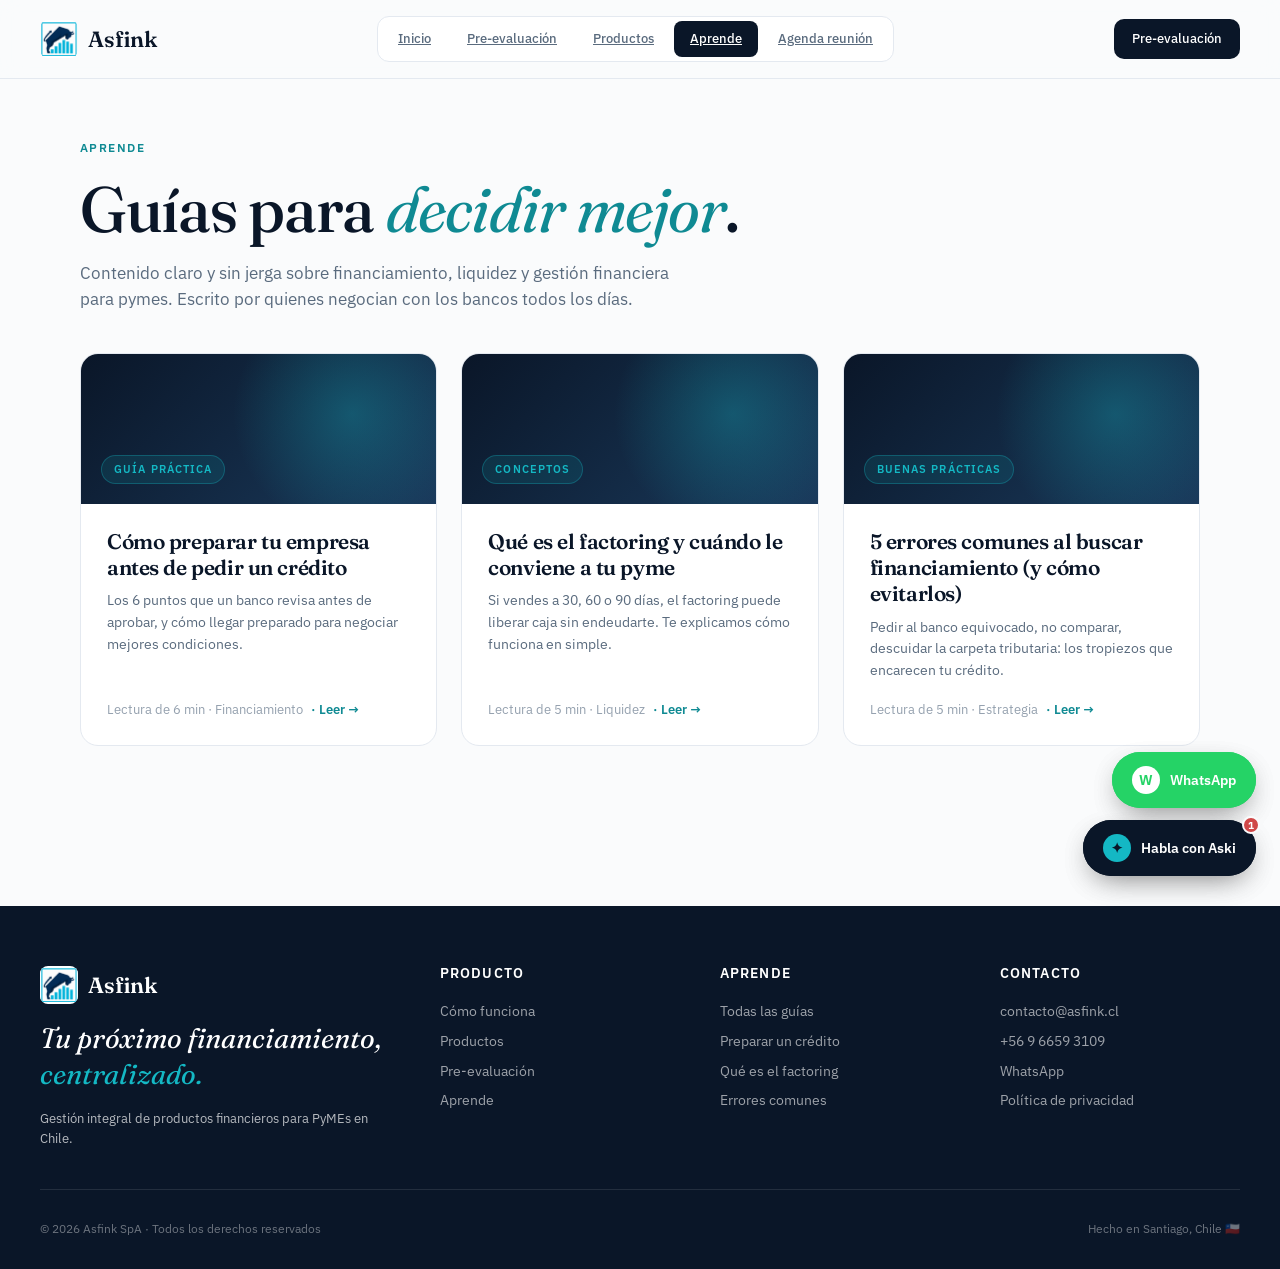
<file: aprende.html>
<!DOCTYPE html>
<html lang="es">
<head>
  <!-- Google Analytics -->
  <script async src="https://www.googletagmanager.com/gtag/js?id=G-VXJGE88H9J"></script>
  <script>
    window.dataLayer = window.dataLayer || [];
    function gtag(){dataLayer.push(arguments);}
    gtag('js', new Date());
    gtag('config', 'G-VXJGE88H9J');
  </script>
  <!-- Fin Google Analytics -->

<meta charset="UTF-8">
<meta name="viewport" content="width=device-width, initial-scale=1.0">
<title>Aprende &mdash; Asfink</title>
<meta name="description" content="Asfink - Gestion integral de productos financieros para PyMEs en Chile.">
<link rel="preconnect" href="https://fonts.googleapis.com">
<link rel="preconnect" href="https://fonts.gstatic.com" crossorigin>
<link href="https://fonts.googleapis.com/css2?family=Fraunces:opsz,wght@9..144,400;9..144,500;9..144,600;9..144,700&family=IBM+Plex+Sans:wght@300;400;500;600;700&family=JetBrains+Mono:wght@400;500&display=swap" rel="stylesheet">
<link rel="icon" type="image/png" href="favicon.png">
<link rel="stylesheet" href="styles.css">
</head>
<body>

<nav class="topnav">
  <div class="topnav-inner">
    <a class="logo" href="index.html">
      <img class="logo-mark" src="logo-asfink.jpg" alt="Asfink">
      Asfink
    </a>
    <div class="nav-tabs">
      <a class="nav-tab" href="index.html">Inicio</a>
      <a class="nav-tab" href="preevaluacion.html">Pre-evaluación</a>
      <a class="nav-tab" href="productos.html">Productos</a>
      <a class="nav-tab active" href="aprende.html">Aprende</a>
      <a class="nav-tab" href="agenda.html">Agenda reunión</a>
    </div>
    <div class="nav-cta">
      <a class="btn btn-primary" href="preevaluacion.html">Pre-evaluación</a>
    </div>
  
  <!-- Botón hamburguesa móvil -->
  <button class="nav-burger" id="navBurger" onclick="toggleDrawer()" aria-label="Abrir menú">
    <span></span><span></span><span></span>
  </button>
</div>

  <!-- Drawer (panel lateral móvil) -->
  <div class="drawer-overlay" id="drawerOverlay" onclick="toggleDrawer()"></div>
  <aside class="drawer" id="drawer" aria-hidden="true">
    <div class="drawer-head">
      <a class="logo" href="index.html">
        <img class="logo-mark" src="logo-asfink.jpg" alt="Asfink">
        Asfink
      </a>
      <button class="drawer-close" onclick="toggleDrawer()" aria-label="Cerrar menú">×</button>
    </div>
    <nav class="drawer-nav">
      <a class="drawer-link" href="index.html">Inicio</a>
      <a class="drawer-link" href="preevaluacion.html">Pre-evaluación</a>
      <a class="drawer-link" href="productos.html">Productos</a>
      <a class="drawer-link drawer-link-active" href="aprende.html">Aprende</a>
      <a class="drawer-link" href="agenda.html">Agenda reunión</a>
    </nav>
    <div class="drawer-foot">
      <a class="btn btn-primary btn-lg drawer-cta" href="preevaluacion.html" style="width:100%;justify-content:center;">Empezar pre-evaluación →</a>
      <a class="drawer-wa" onclick="if(typeof openWhatsApp==='function')openWhatsApp();">
        <span class="drawer-wa-ico">W</span>
        <span>WhatsApp · +56 9 6659 3109</span>
      </a>
    </div>
  </aside>
</nav>

<div class="blog-wrap">
    <div class="blog-intro">
      <div class="section-kicker">Aprende</div>
      <h1 style="font-size: clamp(40px, 5vw, 64px); color: var(--navy-900); margin-bottom: 16px;">Guías para <em style="font-style: italic; color: var(--cyan-dim); font-weight: 400;">decidir mejor</em>.</h1>
      <p style="font-size: 17px; color: var(--ink-60); max-width: 600px;">Contenido claro y sin jerga sobre financiamiento, liquidez y gestión financiera para pymes. Escrito por quienes negocian con los bancos todos los días.</p>
    </div>

    <div class="blog-cards">
      <a class="bc" href="aprende-credito.html">
        <div class="bc-cover"><span class="bc-cat">Guía práctica</span></div>
        <div class="bc-body">
          <h3>Cómo preparar tu empresa antes de pedir un crédito</h3>
          <p>Los 6 puntos que un banco revisa antes de aprobar, y cómo llegar preparado para negociar mejores condiciones.</p>
          <div class="bc-meta">Lectura de 6 min · Financiamiento <span class="bc-read">&middot; Leer &rarr;</span></div>
        </div>
      </a>
      <a class="bc" href="aprende-factoring.html">
        <div class="bc-cover"><span class="bc-cat">Conceptos</span></div>
        <div class="bc-body">
          <h3>Qué es el factoring y cuándo le conviene a tu pyme</h3>
          <p>Si vendes a 30, 60 o 90 días, el factoring puede liberar caja sin endeudarte. Te explicamos cómo funciona en simple.</p>
          <div class="bc-meta">Lectura de 5 min · Liquidez <span class="bc-read">&middot; Leer &rarr;</span></div>
        </div>
      </a>
      <a class="bc" href="aprende-errores.html">
        <div class="bc-cover"><span class="bc-cat">Buenas prácticas</span></div>
        <div class="bc-body">
          <h3>5 errores comunes al buscar financiamiento (y cómo evitarlos)</h3>
          <p>Pedir al banco equivocado, no comparar, descuidar la carpeta tributaria: los tropiezos que encarecen tu crédito.</p>
          <div class="bc-meta">Lectura de 5 min · Estrategia <span class="bc-read">&middot; Leer &rarr;</span></div>
        </div>
      </a>
    </div>
</div>

<footer>
  <div class="footer-inner">
    <div>
      <div class="logo" style="color: white; margin-bottom: 16px;">
        <img class="logo-mark" src="logo-asfink.jpg" alt="Asfink">
        Asfink
      </div>
      <div class="footer-tag">Tu próximo financiamiento, <em>centralizado.</em></div>
      <p style="font-size: 13px;">Gestión integral de productos financieros para PyMEs en Chile.</p>
    </div>
    <div>
      <h4>Producto</h4>
      <a href="index.html">Cómo funciona</a>
      <a href="productos.html">Productos</a>
      <a href="preevaluacion.html">Pre-evaluación</a>
      <a href="aprende.html">Aprende</a>
    </div>
    <div>
      <h4>Aprende</h4>
      <a href="aprende.html">Todas las guías</a>
      <a href="aprende-credito.html">Preparar un crédito</a>
      <a href="aprende-factoring.html">Qué es el factoring</a>
      <a href="aprende-errores.html">Errores comunes</a>
    </div>
    <div>
      <h4>Contacto</h4>
      <a href="mailto:contacto@asfink.cl">contacto@asfink.cl</a>
      <a href="tel:+56966593109">+56 9 6659 3109</a>
      <a onclick="openWhatsApp()" style="cursor:pointer;">WhatsApp</a>
      <a href="privacidad.html">Política de privacidad</a>
    </div>
  </div>
  <div class="footer-bottom">
    <div>© 2026 Asfink SpA · Todos los derechos reservados</div>
    <div>Hecho en Santiago, Chile 🇨🇱</div>
  </div>
</footer>

<!-- ============================================== -->
<!-- FLOATING BUTTONS + CHAT BOT -->
<!-- ============================================== -->
<div class="float-stack" id="floatStack">
  <button class="float-btn float-wzp" onclick="openWhatsApp()">
    <span class="ico">W</span> WhatsApp
  </button>
  <button class="float-btn float-bot" onclick="openChat()" style="position: relative;">
    <span class="ico">✦</span> Habla con Aski
    <span class="float-badge">1</span>
  </button>
</div>

<div class="chat-panel" id="chatPanel">
  <div class="chat-head">
    <div class="chat-avatar">P</div>
    <div class="chat-head-text">
      <div class="name">Aski · Asistente Asfink</div>
      <div class="status">En línea · Responde al instante</div>
    </div>
    <button class="chat-close" onclick="closeChat()">×</button>
  </div>
  <div class="chat-body" id="chatBody">
    <div class="chat-msg bot">
      ¡Hola! 👋 Soy Aski, la asistente virtual de Asfink. Estoy acá para orientarte sobre financiamiento, requisitos, productos y nuestro proceso.
      <span class="ts">15:42</span>
    </div>
    <div class="chat-msg bot">
      ¿En qué te puedo ayudar hoy?
      <span class="ts">15:42</span>
    </div>
  </div>
  <div class="chat-quick" id="chatQuick">
    <button class="quick-btn" onclick="sendQuick('¿Cómo funciona Asfink?')">¿Cómo funciona?</button>
    <button class="quick-btn" onclick="sendQuick('¿Qué documentos necesito?')">Documentos necesarios</button>
    <button class="quick-btn" onclick="sendQuick('¿Cuánto cobran de honorarios?')">Honorarios</button>
    <button class="quick-btn" onclick="sendQuick('Quiero un crédito')">Quiero un crédito</button>
    <button class="quick-btn" onclick="sendQuick('¿En qué consiste FOGAPE?')">¿Qué es FOGAPE?</button>
  </div>
  <div class="chat-foot">
    <div class="chat-input-row">
      <input type="text" id="chatInput" placeholder="Escribe tu pregunta..." onkeypress="if(event.key==='Enter') sendMsg()">
      <button class="chat-send" onclick="sendMsg()">→</button>
    </div>
    <div class="chat-handoff">
      <span>💬</span>
      <span>¿Prefieres hablar con un ejecutivo? <a onclick="openWhatsApp()">Cambia a WhatsApp →</a></span>
    </div>
  </div>
</div>


<!-- FLOATING BUTTONS + CHAT BOT -->
<div class="float-stack" id="floatStack">
  <button class="float-btn float-wzp" onclick="openWhatsApp()">
    <span class="ico">W</span> WhatsApp
  </button>
  <button class="float-btn float-bot" onclick="openChat()" style="position: relative;">
    <span class="ico">&#10022;</span> Habla con Aski
    <span class="float-badge">1</span>
  </button>
</div>

<div class="chat-panel" id="chatPanel">
  <div class="chat-head">
    <div class="chat-avatar">P</div>
    <div class="chat-head-text">
      <div class="name">Aski &middot; Asistente Asfink</div>
      <div class="status">En l&iacute;nea &middot; Responde al instante</div>
    </div>
    <button class="chat-close" onclick="closeChat()">&times;</button>
  </div>
  <div class="chat-body" id="chatBody">
    <div class="chat-msg bot">
      &iexcl;Hola! &#128075; Soy Aski, la asistente virtual de Asfink. Estoy ac&aacute; para orientarte sobre financiamiento, requisitos, productos y nuestro proceso.
      <span class="ts">15:42</span>
    </div>
    <div class="chat-msg bot">
      &iquest;En qu&eacute; te puedo ayudar hoy?
      <span class="ts">15:42</span>
    </div>
  </div>
  <div class="chat-quick" id="chatQuick">
    <button class="quick-btn" onclick="sendQuick('&iquest;C&oacute;mo funciona Asfink?')">&iquest;C&oacute;mo funciona?</button>
    <button class="quick-btn" onclick="sendQuick('&iquest;Qu&eacute; documentos necesito?')">Documentos necesarios</button>
    <button class="quick-btn" onclick="sendQuick('&iquest;Cu&aacute;nto cobran de honorarios?')">Honorarios</button>
    <button class="quick-btn" onclick="sendQuick('Quiero un cr&eacute;dito')">Quiero un cr&eacute;dito</button>
    <button class="quick-btn" onclick="sendQuick('&iquest;En qu&eacute; consiste FOGAPE?')">&iquest;Qu&eacute; es FOGAPE?</button>
  </div>
  <div class="chat-foot">
    <div class="chat-input-row">
      <input type="text" id="chatInput" placeholder="Escribe tu pregunta..." onkeypress="if(event.key==='Enter') sendMsg()">
      <button class="chat-send" onclick="sendMsg()">&rarr;</button>
    </div>
    <div class="chat-handoff">
      <span>&#128172;</span>
      <span>&iquest;Prefieres hablar con un ejecutivo? <a onclick="openWhatsApp()">Cambia a WhatsApp &rarr;</a></span>
    </div>
  </div>
</div>

<script src="script.js"></script>
</body>
</html>
</file>
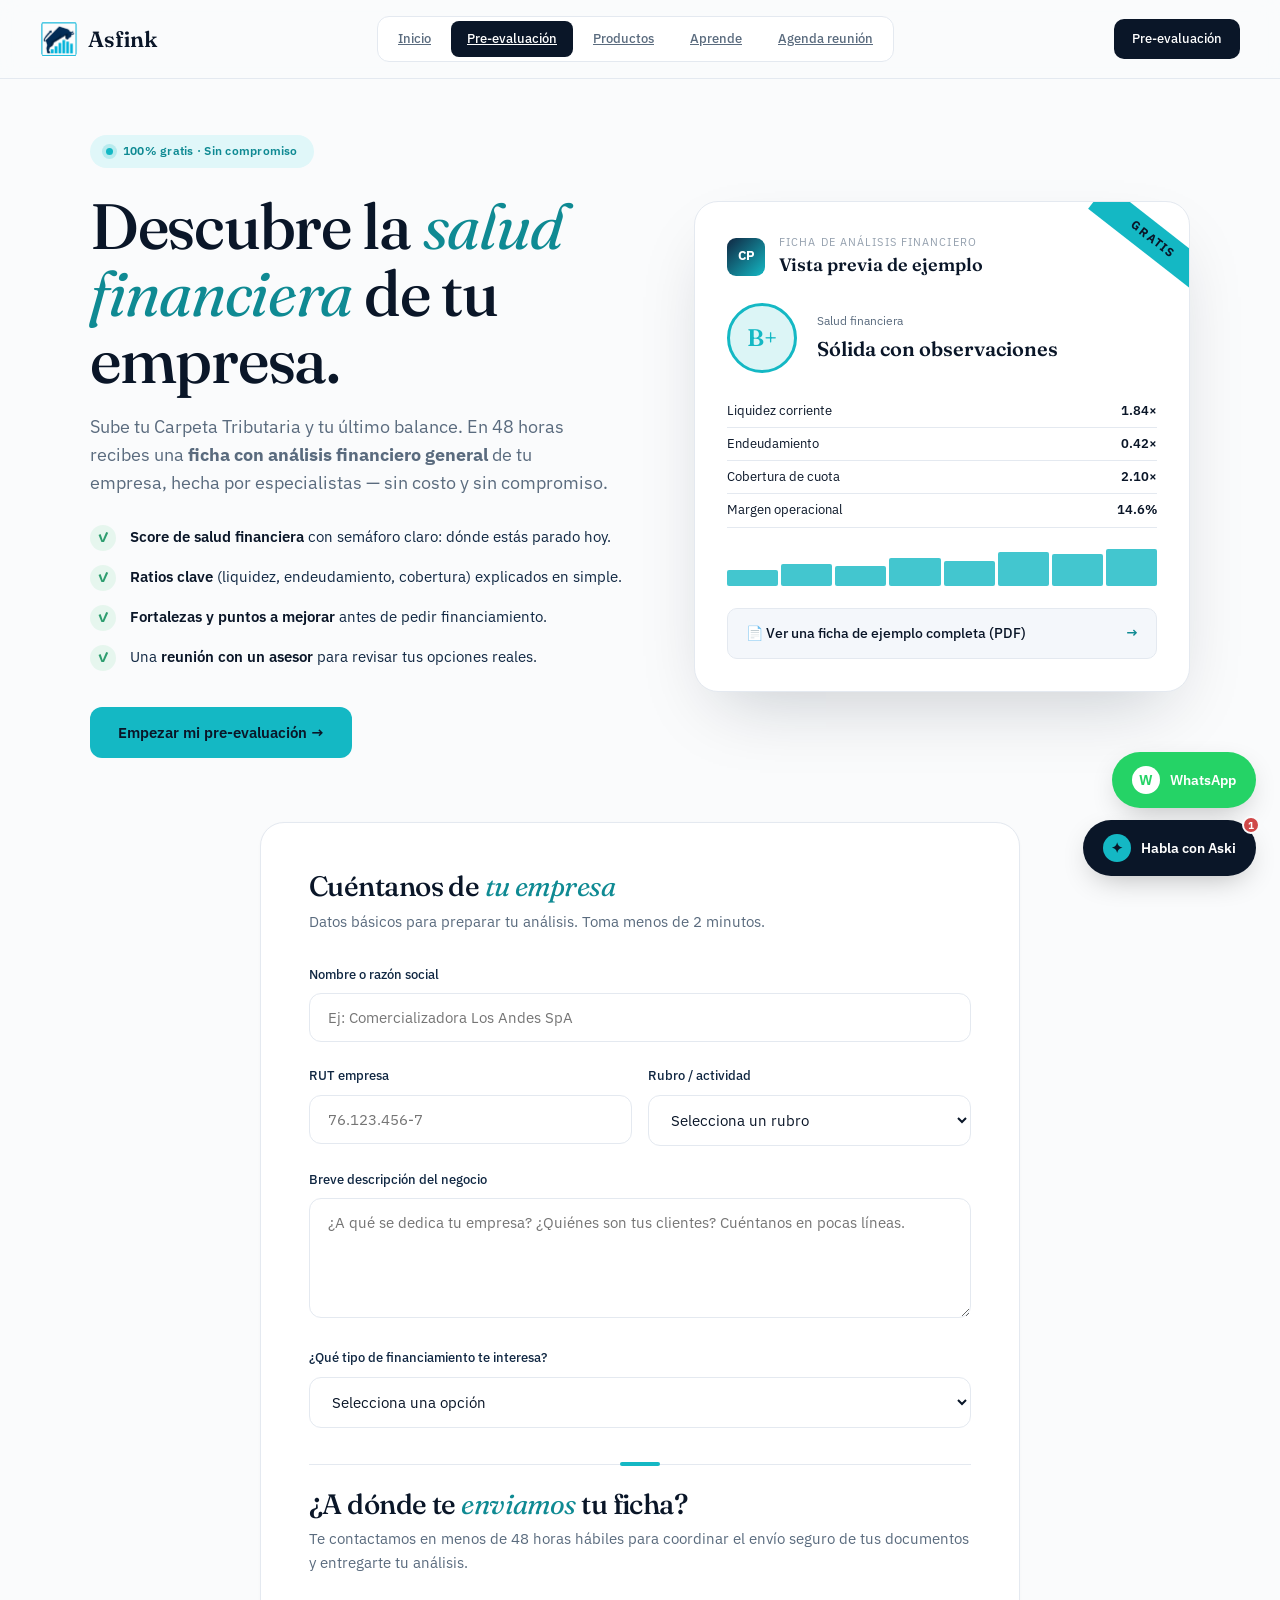
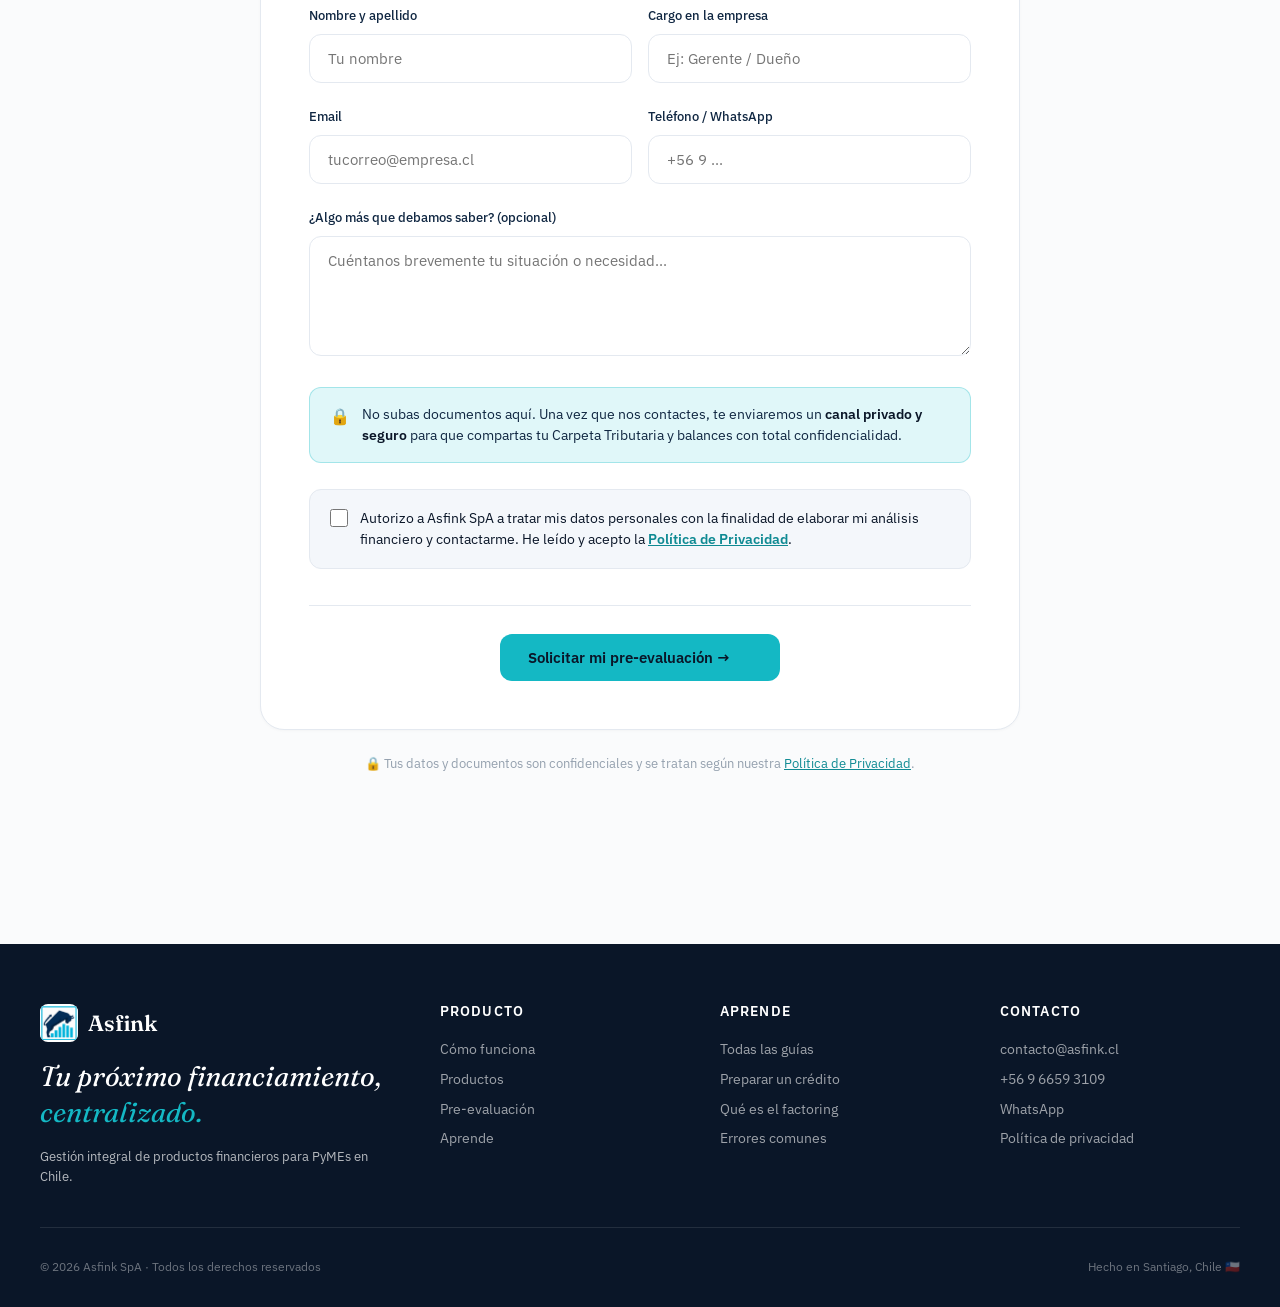
<file: preevaluacion.html>
<!DOCTYPE html>
<html lang="es">
<head>
  <!-- Google Analytics -->
  <script async src="https://www.googletagmanager.com/gtag/js?id=G-VXJGE88H9J"></script>
  <script>
    window.dataLayer = window.dataLayer || [];
    function gtag(){dataLayer.push(arguments);}
    gtag('js', new Date());
    gtag('config', 'G-VXJGE88H9J');
  </script>
  <!-- Fin Google Analytics -->

<meta charset="UTF-8">
<meta name="viewport" content="width=device-width, initial-scale=1.0">
<title>Pre-evaluación gratis &mdash; Asfink</title>
<meta name="description" content="Pre-evaluación gratuita: recibe una ficha con análisis financiero general de tu empresa en 48 horas. Sin costo, sin compromiso.">
<link rel="preconnect" href="https://fonts.googleapis.com">
<link rel="preconnect" href="https://fonts.gstatic.com" crossorigin>
<link href="https://fonts.googleapis.com/css2?family=Fraunces:opsz,wght@9..144,400;9..144,500;9..144,600;9..144,700&family=IBM+Plex+Sans:wght@300;400;500;600;700&family=JetBrains+Mono:wght@400;500&display=swap" rel="stylesheet">
<link rel="icon" type="image/png" href="favicon.png">
<link rel="stylesheet" href="styles.css">
</head>
<body>

<nav class="topnav">
  <div class="topnav-inner">
    <a class="logo" href="index.html">
      <img class="logo-mark" src="logo-asfink.jpg" alt="Asfink">
      Asfink
    </a>
    <div class="nav-tabs">
      <a class="nav-tab" href="index.html">Inicio</a>
      <a class="nav-tab active" href="preevaluacion.html">Pre-evaluación</a>
      <a class="nav-tab" href="productos.html">Productos</a>
      <a class="nav-tab" href="aprende.html">Aprende</a>
      <a class="nav-tab" href="agenda.html">Agenda reunión</a>
    </div>
    <div class="nav-cta">
      <a class="btn btn-primary" href="preevaluacion.html">Pre-evaluación</a>
    </div>
  
  <!-- Botón hamburguesa móvil -->
  <button class="nav-burger" id="navBurger" onclick="toggleDrawer()" aria-label="Abrir menú">
    <span></span><span></span><span></span>
  </button>
</div>

  <!-- Drawer (panel lateral móvil) -->
  <div class="drawer-overlay" id="drawerOverlay" onclick="toggleDrawer()"></div>
  <aside class="drawer" id="drawer" aria-hidden="true">
    <div class="drawer-head">
      <a class="logo" href="index.html">
        <img class="logo-mark" src="logo-asfink.jpg" alt="Asfink">
        Asfink
      </a>
      <button class="drawer-close" onclick="toggleDrawer()" aria-label="Cerrar menú">×</button>
    </div>
    <nav class="drawer-nav">
      <a class="drawer-link" href="index.html">Inicio</a>
      <a class="drawer-link drawer-link-active" href="preevaluacion.html">Pre-evaluación</a>
      <a class="drawer-link" href="productos.html">Productos</a>
      <a class="drawer-link" href="aprende.html">Aprende</a>
      <a class="drawer-link" href="agenda.html">Agenda reunión</a>
    </nav>
    <div class="drawer-foot">
      <a class="btn btn-primary btn-lg drawer-cta" href="preevaluacion.html" style="width:100%;justify-content:center;">Empezar pre-evaluación →</a>
      <a class="drawer-wa" onclick="if(typeof openWhatsApp==='function')openWhatsApp();">
        <span class="drawer-wa-ico">W</span>
        <span>WhatsApp · +56 9 6659 3109</span>
      </a>
    </div>
  </aside>
</nav>

<div class="preeval-wrap">

  <!-- ====== HERO / PROPUESTA DE VALOR ====== -->
  <div class="preeval-hero" id="peHero">
    <div>
      <div class="pe-badge">100% gratis &middot; Sin compromiso</div>
      <h1>Descubre la <em>salud financiera</em> de tu empresa.</h1>
      <p class="pe-sub">Sube tu Carpeta Tributaria y tu último balance. En 48 horas recibes una <b>ficha con análisis financiero general</b> de tu empresa, hecha por especialistas &mdash; sin costo y sin compromiso.</p>
      <ul class="pe-benefits">
        <li>
          <span class="pe-check">&#10003;</span>
          <span><b>Score de salud financiera</b> con semáforo claro: dónde estás parado hoy.</span>
        </li>
        <li>
          <span class="pe-check">&#10003;</span>
          <span><b>Ratios clave</b> (liquidez, endeudamiento, cobertura) explicados en simple.</span>
        </li>
        <li>
          <span class="pe-check">&#10003;</span>
          <span><b>Fortalezas y puntos a mejorar</b> antes de pedir financiamiento.</span>
        </li>
        <li>
          <span class="pe-check">&#10003;</span>
          <span>Una <b>reunión con un asesor</b> para revisar tus opciones reales.</span>
        </li>
      </ul>
      <div style="margin-top: 36px;">
        <a class="btn btn-cyan btn-lg" onclick="scrollToForm()">Empezar mi pre-evaluación &rarr;</a>
      </div>
    </div>

    <!-- Mock visual de la ficha -->
    <div class="pe-ficha-preview">
      <div class="pe-fp-head">
        <div class="pe-fp-logo">CP</div>
        <div>
          <div class="pe-fp-t1">Ficha de análisis financiero</div>
          <div class="pe-fp-t2">Vista previa de ejemplo</div>
        </div>
      </div>
      <div style="display:flex; align-items:center; gap:20px; margin-bottom:22px;">
        <div class="score-circle" style="margin:0; width:70px; height:70px; font-size:24px;">B+</div>
        <div>
          <div style="font-size:12px; color:var(--ink-60); margin-bottom:2px;">Salud financiera</div>
          <div style="font-family:'Fraunces'; font-size:20px; font-weight:600; color:var(--navy-900);">Sólida con observaciones</div>
        </div>
      </div>
      <div class="ratio-row"><span>Liquidez corriente</span><b>1.84&times;</b></div>
      <div class="ratio-row"><span>Endeudamiento</span><b>0.42&times;</b></div>
      <div class="ratio-row"><span>Cobertura de cuota</span><b>2.10&times;</b></div>
      <div class="ratio-row"><span>Margen operacional</span><b>14.6%</b></div>
      <div class="sparkline" style="margin-top:18px;">
        <div style="height:40%"></div><div style="height:55%"></div><div style="height:48%"></div>
        <div style="height:70%"></div><div style="height:62%"></div><div style="height:85%"></div>
        <div style="height:78%"></div><div style="height:92%"></div>
      </div>
      <a href="Ficha_Asfink_Ejemplo.pdf" target="_blank" rel="noopener" class="pe-ficha-pdf-link">
        <span>&#128196; Ver una ficha de ejemplo completa (PDF)</span>
        <span class="pdf-arrow">&rarr;</span>
      </a>
    </div>
  </div>

  <!-- ====== FORMULARIO ====== -->
  <div class="pe-form-section" id="peForm">

    <div class="pe-card">

      <!-- FORMULARIO ÚNICO -->
      <div class="pe-form-step active" id="step-1">

        <!-- Sección: tu empresa -->
        <h2>Cuéntanos de <em>tu empresa</em></h2>
        <p class="pe-card-sub">Datos básicos para preparar tu análisis. Toma menos de 2 minutos.</p>

        <div class="form-field">
          <label>Nombre o razón social</label>
          <input type="text" id="f-empresa" name="empresa" placeholder="Ej: Comercializadora Los Andes SpA">
        </div>
        <div class="form-row">
          <div class="form-field">
            <label>RUT empresa</label>
            <input type="text" id="f-rut" name="rut" placeholder="76.123.456-7" onblur="formatearRut(this)">
          </div>
          <div class="form-field">
            <label>Rubro / actividad</label>
            <select id="f-rubro" name="rubro" onchange="toggleRubroOtro(this)">
              <option value="">Selecciona un rubro</option>
              <option>Comercio mayorista</option>
              <option>Comercio minorista / retail</option>
              <option>Construcción y obras menores</option>
              <option>Industria y manufactura</option>
              <option>Servicios profesionales</option>
              <option>Tecnología e informática</option>
              <option>Transporte y logística</option>
              <option>Alimentos y restaurantes</option>
              <option>Agricultura y agroindustria</option>
              <option>Turismo y hotelería</option>
              <option>Salud y bienestar</option>
              <option>Educación</option>
              <option>Importación y exportación</option>
              <option>Inmobiliario</option>
              <option>Otro</option>
            </select>
          </div>
        </div>
        <div class="form-field" id="rubro-otro-wrap" style="display:none;">
          <label>Cuéntanos cuál es tu rubro</label>
          <input type="text" id="f-rubro-otro" name="rubro_otro" placeholder="Ej: Mantención de maquinaria industrial">
        </div>
        <div class="form-field">
          <label>Breve descripción del negocio</label>
          <textarea id="f-descripcion" name="descripcion" placeholder="¿A qué se dedica tu empresa? ¿Quiénes son tus clientes? Cuéntanos en pocas líneas." rows="3"></textarea>
        </div>
        <div class="form-field">
          <label>¿Qué tipo de financiamiento te interesa?</label>
          <select id="f-tipo" name="tipo_financiamiento">
            <option value="">Selecciona una opción</option>
            <option>Capital de trabajo</option>
            <option>Crédito de inversión</option>
            <option>Factoring</option>
            <option>Leasing</option>
            <option>Reestructuración de deuda</option>
            <option>Aún no lo sé / necesito orientación</option>
          </select>
        </div>

        <!-- Separador -->
        <div class="pe-divider"></div>

        <!-- Sección: contacto -->
        <h2 style="margin-top:8px;">¿A dónde te <em>enviamos</em> tu ficha?</h2>
        <p class="pe-card-sub">Te contactamos en menos de 48 horas hábiles para coordinar el envío seguro de tus documentos y entregarte tu análisis.</p>

        <div class="form-row">
          <div class="form-field">
            <label>Nombre y apellido</label>
            <input type="text" id="f-nombre" name="nombre" placeholder="Tu nombre">
          </div>
          <div class="form-field">
            <label>Cargo en la empresa</label>
            <input type="text" id="f-cargo" name="cargo" placeholder="Ej: Gerente / Dueño">
          </div>
        </div>
        <div class="form-row">
          <div class="form-field">
            <label>Email</label>
            <input type="email" id="f-email" name="email" placeholder="tucorreo@empresa.cl">
          </div>
          <div class="form-field">
            <label>Teléfono / WhatsApp</label>
            <input type="tel" id="f-fono" name="telefono" placeholder="+56 9 ...">
          </div>
        </div>
        <div class="form-field">
          <label>¿Algo más que debamos saber? (opcional)</label>
          <textarea id="f-msg" name="mensaje" placeholder="Cuéntanos brevemente tu situación o necesidad..."></textarea>
        </div>

        <div class="pe-secure-note">
          <span class="pe-secure-ico">&#128274;</span>
          <span>No subas documentos aquí. Una vez que nos contactes, te enviaremos un <strong>canal privado y seguro</strong> para que compartas tu Carpeta Tributaria y balances con total confidencialidad.</span>
        </div>

        <div class="pe-form-err" id="formErr"></div>

        <label class="pe-consent" for="f-consent">
          <input type="checkbox" id="f-consent">
          <span>Autorizo a Asfink SpA a tratar mis datos personales con la finalidad de elaborar mi análisis financiero y contactarme. He leído y acepto la <a href="privacidad.html" target="_blank" rel="noopener">Política de Privacidad</a>.</span>
        </label>
        <div class="pe-consent-err" id="consentErr">Debes autorizar el uso de tu información para continuar.</div>

        <div class="pe-foot" style="justify-content:center;">
          <button class="btn btn-cyan btn-lg" onclick="peSubmit()" style="min-width:280px;">Solicitar mi pre-evaluación &rarr;</button>
        </div>
      </div>

    </div>

    <p style="text-align:center; font-size:13px; color:var(--ink-40); margin-top:24px;">
      &#128274; Tus datos y documentos son confidenciales y se tratan según nuestra <a href="privacidad.html" style="color:var(--cyan-dim);">Política de Privacidad</a>.
    </p>
  </div>

  <!-- ====== RESULTADO: LA FICHA ====== -->
  <div class="pe-result" id="peResult">

    <div style="text-align:center; margin-bottom:36px;">
      <div class="pe-badge" style="margin:0 auto 16px;">&#10003; Pre-evaluación recibida</div>
      <h1 style="font-size:clamp(34px,4.5vw,52px); color:var(--navy-900); margin-bottom:12px;">Un adelanto de tu <em style="font-style:italic; color:var(--cyan-dim); font-weight:400;">ficha de análisis</em></h1>
      <p style="font-size:17px; color:var(--ink-60); max-width:640px; margin:0 auto;">Este es un <b>extracto de ejemplo</b> con la estructura de tu análisis. Tu ficha completa &mdash; con análisis tributario, capacidad de pago y recomendación &mdash; la prepara un especialista y la recibes en menos de 48 horas hábiles.</p>
    </div>

    <div class="pe-ficha">
      <!-- Cabecera de la ficha -->
      <div class="pe-ficha-top">
        <div class="pe-ficha-top-inner">
          <div>
            <div class="pe-ficha-co">Ficha de análisis financiero &middot; Extracto</div>
            <div class="pe-ficha-name" id="r-empresa">Comercial y Servicios Andina SpA</div>
            <div class="pe-ficha-meta" id="r-rut">RUT 77.555.123-4 &middot; Caso de ejemplo</div>
          </div>
          <div class="pe-ficha-scorebox">
            <div class="score-circle" style="margin:0 auto;">B+</div>
            <div class="dh-score-lbl">Salud financiera</div>
          </div>
        </div>
      </div>

      <div class="pe-ficha-body">

        <!-- Veredicto / elegibilidad arriba (mejora sobre la ficha original) -->
        <div class="pe-verdict">
          <div class="pe-verdict-main">
            <div class="pe-verdict-lbl">Resultado preliminar de la operación</div>
            <div class="pe-verdict-val">Apta para curse <span>con resguardos</span></div>
          </div>
          <div class="pe-verdict-meter">
            <div class="pe-vm-track"><div class="pe-vm-fill" style="width:72%"></div></div>
            <div class="pe-vm-scale"><span>Baja</span><span>Media</span><span>Alta</span></div>
            <div class="pe-vm-tag">Elegibilidad estimada: <b>Media-Alta</b></div>
          </div>
        </div>

        <!-- Semáforo -->
        <div class="pe-sec-title">Semáforo de salud financiera</div>
        <div class="pe-semaforo">
          <div class="pe-sem-card">
            <div class="pe-sem-dot ok"></div>
            <div class="pe-sem-lbl">Liquidez</div>
            <div class="pe-sem-val">Saludable</div>
          </div>
          <div class="pe-sem-card">
            <div class="pe-sem-dot ok"></div>
            <div class="pe-sem-lbl">Endeudamiento</div>
            <div class="pe-sem-val">Bajo</div>
          </div>
          <div class="pe-sem-card">
            <div class="pe-sem-dot warn"></div>
            <div class="pe-sem-lbl">Ciclo de cobranza</div>
            <div class="pe-sem-val">A observar</div>
          </div>
        </div>

        <!-- Ratios -->
        <div class="pe-sec-title">Ratios clave (extracto)</div>
        <div class="pe-ratios-grid">
          <div class="ratio-item">
            <span class="ratio-name">Razón corriente</span>
            <span class="ratio-val"><span class="ratio-num">5.60&times;</span><span class="badge-ok">Bien</span></span>
          </div>
          <div class="ratio-item">
            <span class="ratio-name">Pasivo / Patrimonio</span>
            <span class="ratio-val"><span class="ratio-num">0.22&times;</span><span class="badge-ok">Bien</span></span>
          </div>
          <div class="ratio-item">
            <span class="ratio-name">Cobertura de cuota</span>
            <span class="ratio-val"><span class="ratio-num">1.99&times;</span><span class="badge-ok">Bien</span></span>
          </div>
          <div class="ratio-item">
            <span class="ratio-name">Margen tributario (caja)</span>
            <span class="ratio-val"><span class="ratio-num">13.2%</span><span class="badge-ok">Bien</span></span>
          </div>
          <div class="ratio-item">
            <span class="ratio-name">Días de cobro (DSO)</span>
            <span class="ratio-val"><span class="ratio-num">288 días</span><span class="badge-warn">Observar</span></span>
          </div>
          <div class="ratio-item">
            <span class="ratio-name">Cumplimiento tributario</span>
            <span class="ratio-val"><span class="ratio-num">Al día</span><span class="badge-ok">Bien</span></span>
          </div>
        </div>

        <!-- Fortalezas / a mejorar -->
        <div class="pe-sec-title">Diagnóstico cualitativo</div>
        <div class="pe-insights">
          <div class="pe-ins-card good">
            <h4>&#10003; Fortalezas</h4>
            <ul class="insight-list">
              <li>Facturación creciente y sostenida desde 2025, con cumplimiento tributario al día.</li>
              <li>Bajo endeudamiento financiero y patrimonio financiero positivo.</li>
              <li>Régimen Pro PyME con tasa preferencial; activo fijo propio y cartera por cobrar.</li>
            </ul>
          </div>
          <div class="pe-ins-card watch">
            <h4>&#33; Aspectos a considerar</h4>
            <ul class="insight-list">
              <li>Empresa joven, con menos de un año de trayectoria operativa real.</li>
              <li>Plazo de cobro elevado: utilidad concentrada en cuentas por cobrar, no en caja.</li>
              <li>IVA postergado acumulado que constituye una obligación tributaria diferida.</li>
            </ul>
          </div>
        </div>

        <!-- Qué incluye la ficha completa (refuerza valor / motiva contacto) -->
        <div class="pe-locked">
          <div class="pe-locked-head">
            <span class="pe-lock-ico">&#128274;</span>
            <span>Tu ficha completa incluye además</span>
          </div>
          <div class="pe-locked-grid">
            <div>Análisis tributario completo (F22 / F29)</div>
            <div>Ventas mes a mes según Carpeta Tributaria</div>
            <div>Evolución de balance y resultados</div>
            <div>Cálculo de capacidad de pago y cuota</div>
            <div>Recomendación y condiciones sugeridas</div>
            <div>Productos a los que tu empresa califica</div>
          </div>
          <div style="margin-top:22px; padding-top:20px; border-top:1px solid var(--line); display:flex; align-items:center; justify-content:space-between; gap:16px; flex-wrap:wrap;">
            <span style="font-size:13.5px; color:var(--ink-60);">Mira un ejemplo real del documento completo que recibirás:</span>
            <a class="btn btn-ghost" href="Ficha_Asfink_Ejemplo.pdf" target="_blank" rel="noopener">&#128196; Ver ficha de ejemplo (PDF)</a>
          </div>
        </div>

      </div>
    </div>

    <!-- CTA final: agendar / dejar datos -->
    <div class="pe-cta-final">
      <div class="pe-cta-final-inner">
        <h3>Tu ficha completa estará lista en <em>48 horas</em></h3>
        <p>Te contactaremos para entregártela y agendar una reunión donde revisamos, sin compromiso, las mejores alternativas de financiamiento para tu empresa.</p>
        <div class="pe-cta-actions">
          <a class="btn btn-cyan btn-lg" href="#peForm" onclick="restartForm()">Dejar mis datos &rarr;</a>
          <a class="btn btn-wzp btn-lg" onclick="openWhatsApp()">Coordinar por WhatsApp</a>
        </div>
      </div>
    </div>

  </div>

</div>

<footer>
  <div class="footer-inner">
    <div>
      <div class="logo" style="color: white; margin-bottom: 16px;">
        <img class="logo-mark" src="logo-asfink.jpg" alt="Asfink">
        Asfink
      </div>
      <div class="footer-tag">Tu próximo financiamiento, <em>centralizado.</em></div>
      <p style="font-size: 13px;">Gestión integral de productos financieros para PyMEs en Chile.</p>
    </div>
    <div>
      <h4>Producto</h4>
      <a href="index.html">Cómo funciona</a>
      <a href="productos.html">Productos</a>
      <a href="preevaluacion.html">Pre-evaluación</a>
      <a href="aprende.html">Aprende</a>
    </div>
    <div>
      <h4>Aprende</h4>
      <a href="aprende.html">Todas las guías</a>
      <a href="aprende-credito.html">Preparar un crédito</a>
      <a href="aprende-factoring.html">Qué es el factoring</a>
      <a href="aprende-errores.html">Errores comunes</a>
    </div>
    <div>
      <h4>Contacto</h4>
      <a href="mailto:contacto@asfink.cl">contacto@asfink.cl</a>
      <a href="tel:+56966593109">+56 9 6659 3109</a>
      <a onclick="openWhatsApp()" style="cursor:pointer;">WhatsApp</a>
      <a href="privacidad.html">Política de privacidad</a>
    </div>
  </div>
  <div class="footer-bottom">
    <div>© 2026 Asfink SpA · Todos los derechos reservados</div>
    <div>Hecho en Santiago, Chile 🇨🇱</div>
  </div>
</footer>

<!-- FLOATING BUTTONS + CHAT BOT -->
<div class="float-stack" id="floatStack">
  <button class="float-btn float-wzp" onclick="openWhatsApp()">
    <span class="ico">W</span> WhatsApp
  </button>
  <button class="float-btn float-bot" onclick="openChat()" style="position: relative;">
    <span class="ico">&#10022;</span> Habla con Aski
    <span class="float-badge">1</span>
  </button>
</div>

<div class="chat-panel" id="chatPanel">
  <div class="chat-head">
    <div class="chat-avatar">P</div>
    <div class="chat-head-text">
      <div class="name">Aski &middot; Asistente Asfink</div>
      <div class="status">En l&iacute;nea &middot; Responde al instante</div>
    </div>
    <button class="chat-close" onclick="closeChat()">&times;</button>
  </div>
  <div class="chat-body" id="chatBody">
    <div class="chat-msg bot">
      &iexcl;Hola! &#128075; Soy Aski, la asistente virtual de Asfink. Estoy ac&aacute; para orientarte sobre financiamiento, requisitos, productos y nuestro proceso.
      <span class="ts">15:42</span>
    </div>
    <div class="chat-msg bot">
      &iquest;En qu&eacute; te puedo ayudar hoy?
      <span class="ts">15:42</span>
    </div>
  </div>
  <div class="chat-quick" id="chatQuick">
    <button class="quick-btn" onclick="sendQuick('&iquest;C&oacute;mo funciona Asfink?')">&iquest;C&oacute;mo funciona?</button>
    <button class="quick-btn" onclick="sendQuick('&iquest;Qu&eacute; documentos necesito?')">Documentos necesarios</button>
    <button class="quick-btn" onclick="sendQuick('&iquest;Cu&aacute;nto cobran de honorarios?')">Honorarios</button>
    <button class="quick-btn" onclick="sendQuick('Quiero un cr&eacute;dito')">Quiero un cr&eacute;dito</button>
    <button class="quick-btn" onclick="sendQuick('&iquest;En qu&eacute; consiste FOGAPE?')">&iquest;Qu&eacute; es FOGAPE?</button>
  </div>
  <div class="chat-foot">
    <div class="chat-input-row">
      <input type="text" id="chatInput" placeholder="Escribe tu pregunta..." onkeypress="if(event.key==='Enter') sendMsg()">
      <button class="chat-send" onclick="sendMsg()">&rarr;</button>
    </div>
    <div class="chat-handoff">
      <span>&#128172;</span>
      <span>&iquest;Prefieres hablar con un ejecutivo? <a onclick="openWhatsApp()">Cambia a WhatsApp &rarr;</a></span>
    </div>
  </div>
</div>

<script src="script.js"></script>
<script>
  // ===== Lógica de la pre-evaluación =====
  function scrollToForm() {
    document.getElementById('peForm').scrollIntoView({ behavior: 'smooth', block: 'start' });
  }

  function toggleRubroOtro(sel) {
    var wrap = document.getElementById('rubro-otro-wrap');
    if (!wrap) return;
    wrap.style.display = (sel.value === 'Otro') ? 'block' : 'none';
    if (sel.value !== 'Otro') {
      var inp = document.getElementById('f-rubro-otro');
      if (inp) inp.value = '';
    }
  }

  function formatearRut(input) {
    // Limpia el valor: deja solo números y K
    var raw = input.value.replace(/[^0-9kK]/g, '').toUpperCase();
    if (raw.length < 2) return;

    // Separa cuerpo y dígito verificador
    var cuerpo = raw.slice(0, -1);
    var dv = raw.slice(-1);

    // Formatea cuerpo con puntos cada 3 dígitos (desde la derecha)
    var cuerpoFmt = '';
    for (var i = cuerpo.length; i > 0; i -= 3) {
      cuerpoFmt = cuerpo.slice(Math.max(0, i - 3), i) + (cuerpoFmt ? '.' + cuerpoFmt : '');
    }
    input.value = cuerpoFmt + '-' + dv;
  }

  function peNext(step) {
    document.querySelectorAll('.pe-form-step').forEach(s => s.classList.remove('active'));
    document.getElementById('step-' + step).classList.add('active');
    document.querySelectorAll('.pe-step-dot').forEach(function(dot, idx){
      var i = idx + 1;
      dot.classList.remove('active', 'done');
      if (i < step) dot.classList.add('done');
      if (i === step) dot.classList.add('active');
    });
    document.getElementById('peForm').scrollIntoView({ behavior: 'smooth', block: 'start' });
  }

  // === CONFIGURACIÓN GOOGLE APPS SCRIPT ===
  // URL del Apps Script de Asfink
  var APPS_SCRIPT_URL = "https://script.google.com/macros/s/AKfycbx6fvsKNqvPvsFxqaRPxxpJ3exi6qJyMGVlQuSfCwpMgp_c158l2yTmJ5X1m3UXfYOM/exec";

  function peSubmit() {
    // Validación: campos obligatorios
    var requeridos = [
      { id: 'f-empresa',     label: 'Nombre o razón social' },
      { id: 'f-rut',         label: 'RUT empresa' },
      { id: 'f-rubro',       label: 'Rubro / actividad' },
      { id: 'f-descripcion', label: 'Breve descripción del negocio' },
      { id: 'f-tipo',        label: 'Tipo de financiamiento' },
      { id: 'f-nombre',      label: 'Nombre y apellido' },
      { id: 'f-email',       label: 'Email' },
      { id: 'f-fono',        label: 'Teléfono / WhatsApp' }
    ];
    var faltantes = [];
    var primerFaltante = null;
    requeridos.forEach(function (campo) {
      var el = document.getElementById(campo.id);
      if (!el) return;
      var valor = (el.value || '').trim();
      if (!valor) {
        faltantes.push(campo.label);
        el.classList.add('field-error');
        if (!primerFaltante) primerFaltante = el;
      } else {
        el.classList.remove('field-error');
      }
    });

    // Validación adicional: si eligió "Otro" en rubro, debe escribir cuál
    var rubroSel = document.getElementById('f-rubro');
    if (rubroSel && rubroSel.value === 'Otro') {
      var rubroOtro = document.getElementById('f-rubro-otro');
      if (rubroOtro && !rubroOtro.value.trim()) {
        faltantes.push('Cuéntanos cuál es tu rubro');
        rubroOtro.classList.add('field-error');
        if (!primerFaltante) primerFaltante = rubroOtro;
      }
    }

    // Validación: formato de email
    var emailEl = document.getElementById('f-email');
    if (emailEl && emailEl.value.trim() && !/^[^\s@]+@[^\s@]+\.[^\s@]+$/.test(emailEl.value.trim())) {
      faltantes.push('Email (formato inválido)');
      emailEl.classList.add('field-error');
      if (!primerFaltante) primerFaltante = emailEl;
    }

    var errBox = document.getElementById('formErr');
    if (faltantes.length > 0) {
      if (errBox) {
        var lista = faltantes.map(function(f){ return '<li>' + f + '</li>'; }).join('');
        errBox.innerHTML = '<div class="pe-form-err-inner"><b>Faltan datos por completar</b><ul>' + lista + '</ul></div>';
        errBox.style.display = 'block';
        // Reiniciar animación si ya estaba visible
        errBox.style.animation = 'none';
        void errBox.offsetWidth;
        errBox.style.animation = '';
      }
      if (primerFaltante) primerFaltante.scrollIntoView({ behavior: 'smooth', block: 'center' });
      return;
    } else if (errBox) {
      errBox.style.display = 'none';
    }

    // Validación: consentimiento
    var consent = document.getElementById('f-consent');
    var err = document.getElementById('consentErr');
    if (!consent || !consent.checked) {
      if (err) err.style.display = 'block';
      if (consent) consent.closest('.pe-consent').scrollIntoView({ behavior: 'smooth', block: 'center' });
      return;
    }
    if (err) err.style.display = 'none';

    var btn = event && event.target ? event.target : null;
    if (btn) { btn.disabled = true; btn.textContent = 'Enviando…'; }

    var datos = {
      tipo: 'pre_evaluacion',
      empresa: (document.getElementById('f-empresa')||{}).value || '',
      rut: (document.getElementById('f-rut')||{}).value || '',
      rubro: (document.getElementById('f-rubro')||{}).value || '',
      rubro_otro: (document.getElementById('f-rubro-otro')||{}).value || '',
      descripcion: (document.getElementById('f-descripcion')||{}).value || '',
      tipo_financiamiento: (document.getElementById('f-tipo')||{}).value || '',
      nombre: (document.getElementById('f-nombre')||{}).value || '',
      cargo: (document.getElementById('f-cargo')||{}).value || '',
      email: (document.getElementById('f-email')||{}).value || '',
      telefono: (document.getElementById('f-fono')||{}).value || '',
      mensaje: (document.getElementById('f-msg')||{}).value || '',
      autoriza_privacidad: 'Sí, aceptó la Política de Privacidad',
      origen: 'Formulario pre-evaluación (web)'
    };

    // Truco CORS: enviamos como text/plain para evitar preflight con Apps Script
    fetch(APPS_SCRIPT_URL, {
      method: 'POST',
      headers: { 'Content-Type': 'text/plain;charset=utf-8' },
      body: JSON.stringify(datos)
    }).then(function (r) {
      return r.json();
    }).then(function (resp) {
      if (resp && resp.ok) { showResult(); }
      else {
        alert('No pudimos enviar tu solicitud. Intenta nuevamente o escríbenos por WhatsApp.');
        if (btn) { btn.disabled = false; btn.textContent = 'Solicitar mi pre-evaluación →'; }
      }
    }).catch(function () {
      alert('Hubo un problema de conexión. Intenta nuevamente o escríbenos por WhatsApp.');
      if (btn) { btn.disabled = false; btn.textContent = 'Solicitar mi pre-evaluación →'; }
    });
  }

  function showResult() {
    document.getElementById('peHero').style.display = 'none';
    document.getElementById('peForm').style.display = 'none';
    document.getElementById('peResult').classList.add('show');
    window.scrollTo({ top: 0, behavior: 'smooth' });
  }

  function restartForm() {
    document.getElementById('peResult').classList.remove('show');
    document.getElementById('peHero').style.display = '';
    document.getElementById('peForm').style.display = '';
    peNext(3);
  }
</script>
</body>
</html>
</file>
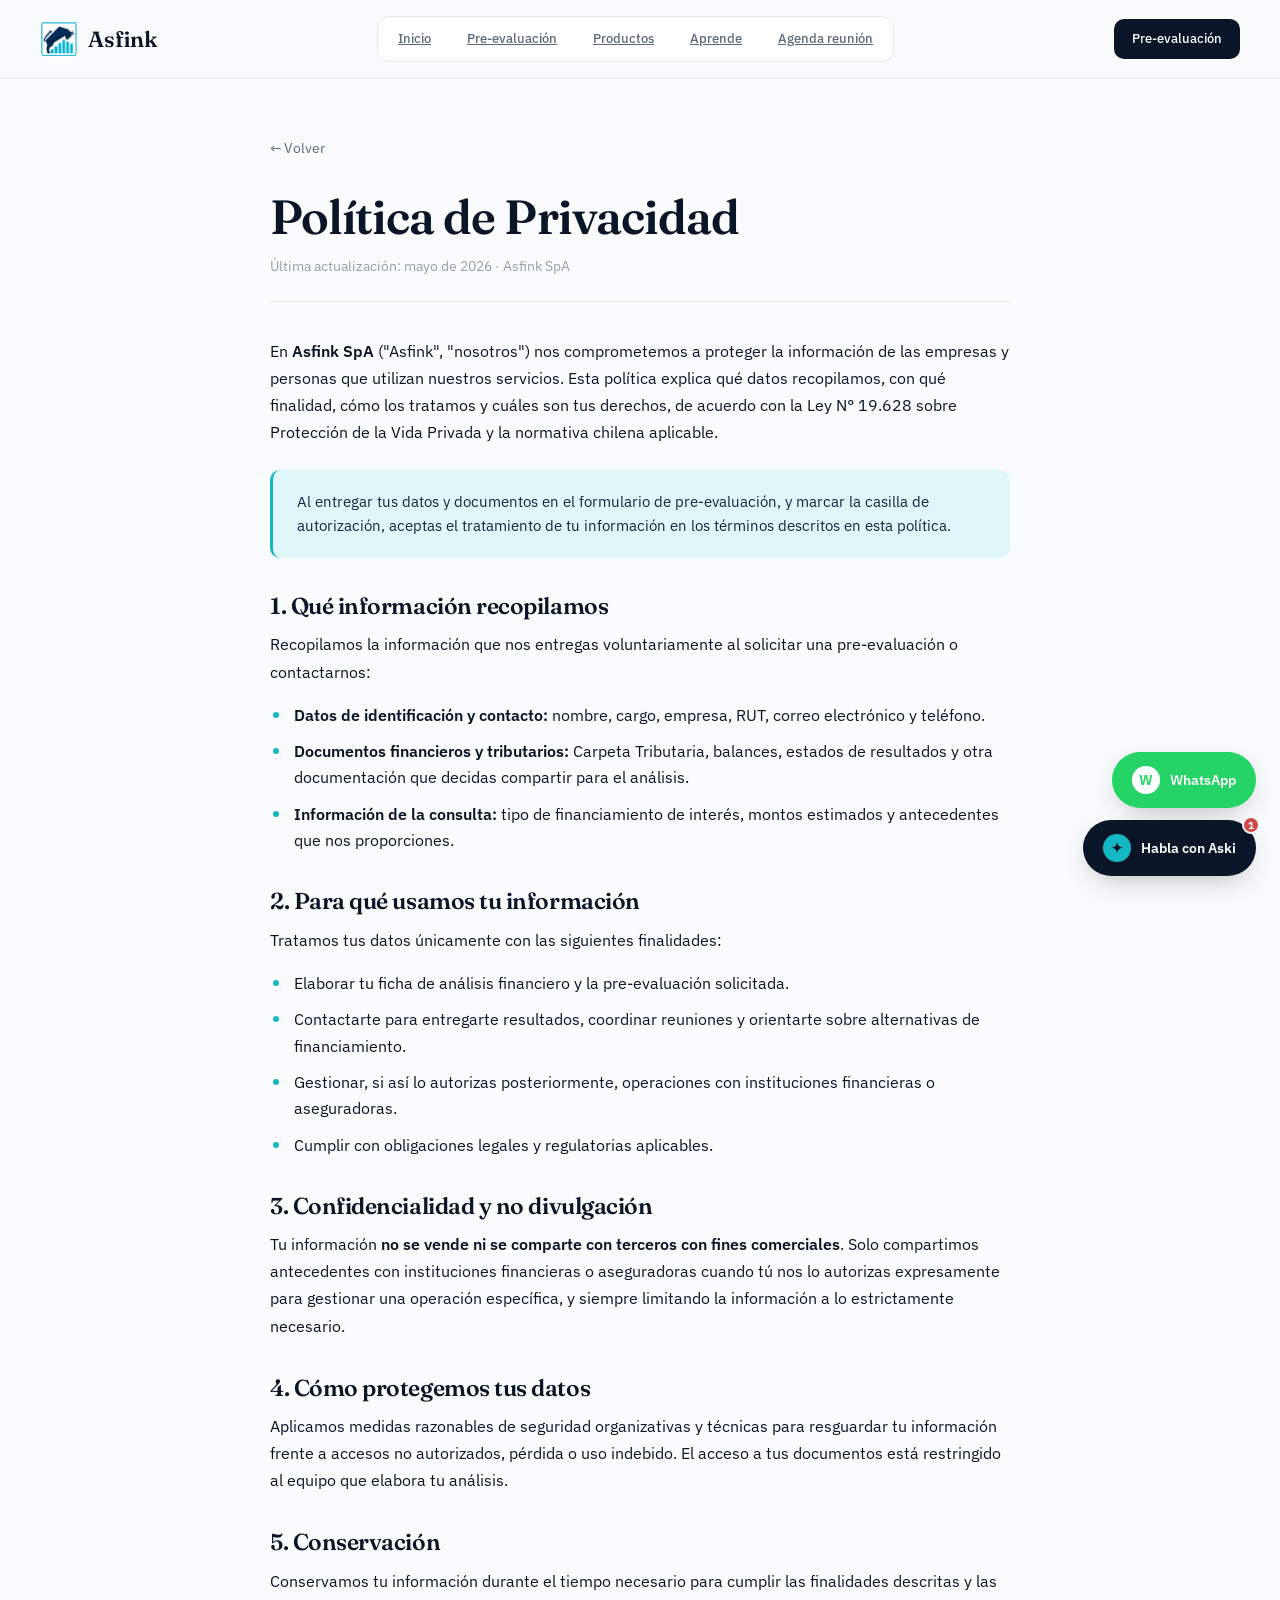
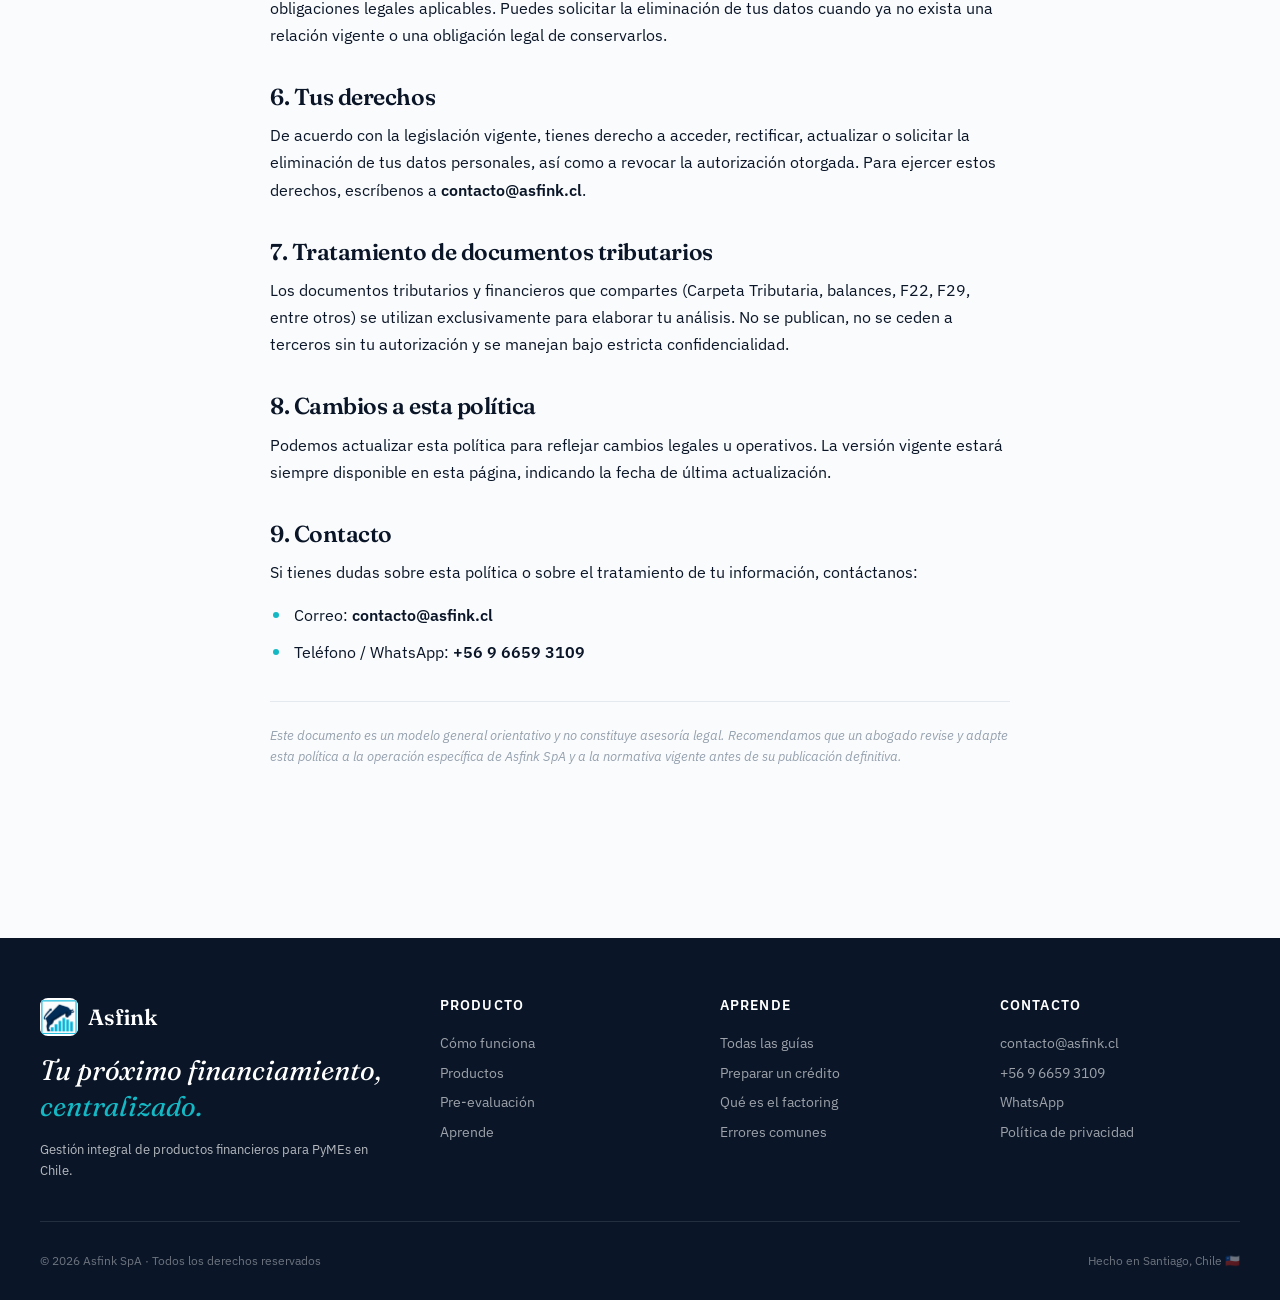
<file: privacidad.html>
<!DOCTYPE html>
<html lang="es">
<head>
  <!-- Google Analytics -->
  <script async src="https://www.googletagmanager.com/gtag/js?id=G-VXJGE88H9J"></script>
  <script>
    window.dataLayer = window.dataLayer || [];
    function gtag(){dataLayer.push(arguments);}
    gtag('js', new Date());
    gtag('config', 'G-VXJGE88H9J');
  </script>
  <!-- Fin Google Analytics -->

<meta charset="UTF-8">
<meta name="viewport" content="width=device-width, initial-scale=1.0">
<title>Política de Privacidad &mdash; Asfink</title>
<meta name="description" content="Pre-evaluación gratuita: recibe una ficha con análisis financiero general de tu empresa en 48 horas. Sin costo, sin compromiso.">
<link rel="preconnect" href="https://fonts.googleapis.com">
<link rel="preconnect" href="https://fonts.gstatic.com" crossorigin>
<link href="https://fonts.googleapis.com/css2?family=Fraunces:opsz,wght@9..144,400;9..144,500;9..144,600;9..144,700&family=IBM+Plex+Sans:wght@300;400;500;600;700&family=JetBrains+Mono:wght@400;500&display=swap" rel="stylesheet">
<link rel="icon" type="image/png" href="favicon.png">
<link rel="stylesheet" href="styles.css">
</head>
<body>

<nav class="topnav">
  <div class="topnav-inner">
    <a class="logo" href="index.html">
      <img class="logo-mark" src="logo-asfink.jpg" alt="Asfink">
      Asfink
    </a>
    <div class="nav-tabs">
      <a class="nav-tab" href="index.html">Inicio</a>
      <a class="nav-tab" href="preevaluacion.html">Pre-evaluación</a>
      <a class="nav-tab" href="productos.html">Productos</a>
      <a class="nav-tab" href="aprende.html">Aprende</a>
      <a class="nav-tab" href="agenda.html">Agenda reunión</a>
    </div>
    <div class="nav-cta">
      <a class="btn btn-primary" href="preevaluacion.html">Pre-evaluación</a>
    </div>
  
  <!-- Botón hamburguesa móvil -->
  <button class="nav-burger" id="navBurger" onclick="toggleDrawer()" aria-label="Abrir menú">
    <span></span><span></span><span></span>
  </button>
</div>

  <!-- Drawer (panel lateral móvil) -->
  <div class="drawer-overlay" id="drawerOverlay" onclick="toggleDrawer()"></div>
  <aside class="drawer" id="drawer" aria-hidden="true">
    <div class="drawer-head">
      <a class="logo" href="index.html">
        <img class="logo-mark" src="logo-asfink.jpg" alt="Asfink">
        Asfink
      </a>
      <button class="drawer-close" onclick="toggleDrawer()" aria-label="Cerrar menú">×</button>
    </div>
    <nav class="drawer-nav">
      <a class="drawer-link" href="index.html">Inicio</a>
      <a class="drawer-link" href="preevaluacion.html">Pre-evaluación</a>
      <a class="drawer-link" href="productos.html">Productos</a>
      <a class="drawer-link" href="aprende.html">Aprende</a>
      <a class="drawer-link" href="agenda.html">Agenda reunión</a>
    </nav>
    <div class="drawer-foot">
      <a class="btn btn-primary btn-lg drawer-cta" href="preevaluacion.html" style="width:100%;justify-content:center;">Empezar pre-evaluación →</a>
      <a class="drawer-wa" onclick="if(typeof openWhatsApp==='function')openWhatsApp();">
        <span class="drawer-wa-ico">W</span>
        <span>WhatsApp · +56 9 6659 3109</span>
      </a>
    </div>
  </aside>
</nav>
<div class="legal-wrap">
    <a class="article-back" href="preevaluacion.html">&larr; Volver</a>
    <h1>Política de Privacidad</h1>
    <div class="legal-updated">Última actualización: mayo de 2026 &middot; Asfink SpA</div>

    <p>En <strong>Asfink SpA</strong> ("Asfink", "nosotros") nos comprometemos a proteger la información de las empresas y personas que utilizan nuestros servicios. Esta política explica qué datos recopilamos, con qué finalidad, cómo los tratamos y cuáles son tus derechos, de acuerdo con la Ley N° 19.628 sobre Protección de la Vida Privada y la normativa chilena aplicable.</p>

    <div class="legal-box">Al entregar tus datos y documentos en el formulario de pre-evaluación, y marcar la casilla de autorización, aceptas el tratamiento de tu información en los términos descritos en esta política.</div>

    <h2>1. Qué información recopilamos</h2>
    <p>Recopilamos la información que nos entregas voluntariamente al solicitar una pre-evaluación o contactarnos:</p>
    <ul>
      <li><strong>Datos de identificación y contacto:</strong> nombre, cargo, empresa, RUT, correo electrónico y teléfono.</li>
      <li><strong>Documentos financieros y tributarios:</strong> Carpeta Tributaria, balances, estados de resultados y otra documentación que decidas compartir para el análisis.</li>
      <li><strong>Información de la consulta:</strong> tipo de financiamiento de interés, montos estimados y antecedentes que nos proporciones.</li>
    </ul>

    <h2>2. Para qué usamos tu información</h2>
    <p>Tratamos tus datos únicamente con las siguientes finalidades:</p>
    <ul>
      <li>Elaborar tu ficha de análisis financiero y la pre-evaluación solicitada.</li>
      <li>Contactarte para entregarte resultados, coordinar reuniones y orientarte sobre alternativas de financiamiento.</li>
      <li>Gestionar, si así lo autorizas posteriormente, operaciones con instituciones financieras o aseguradoras.</li>
      <li>Cumplir con obligaciones legales y regulatorias aplicables.</li>
    </ul>

    <h2>3. Confidencialidad y no divulgación</h2>
    <p>Tu información <strong>no se vende ni se comparte con terceros con fines comerciales</strong>. Solo compartimos antecedentes con instituciones financieras o aseguradoras cuando tú nos lo autorizas expresamente para gestionar una operación específica, y siempre limitando la información a lo estrictamente necesario.</p>

    <h2>4. Cómo protegemos tus datos</h2>
    <p>Aplicamos medidas razonables de seguridad organizativas y técnicas para resguardar tu información frente a accesos no autorizados, pérdida o uso indebido. El acceso a tus documentos está restringido al equipo que elabora tu análisis.</p>

    <h2>5. Conservación</h2>
    <p>Conservamos tu información durante el tiempo necesario para cumplir las finalidades descritas y las obligaciones legales aplicables. Puedes solicitar la eliminación de tus datos cuando ya no exista una relación vigente o una obligación legal de conservarlos.</p>

    <h2>6. Tus derechos</h2>
    <p>De acuerdo con la legislación vigente, tienes derecho a acceder, rectificar, actualizar o solicitar la eliminación de tus datos personales, así como a revocar la autorización otorgada. Para ejercer estos derechos, escríbenos a <strong>contacto@asfink.cl</strong>.</p>

    <h2>7. Tratamiento de documentos tributarios</h2>
    <p>Los documentos tributarios y financieros que compartes (Carpeta Tributaria, balances, F22, F29, entre otros) se utilizan exclusivamente para elaborar tu análisis. No se publican, no se ceden a terceros sin tu autorización y se manejan bajo estricta confidencialidad.</p>

    <h2>8. Cambios a esta política</h2>
    <p>Podemos actualizar esta política para reflejar cambios legales u operativos. La versión vigente estará siempre disponible en esta página, indicando la fecha de última actualización.</p>

    <h2>9. Contacto</h2>
    <p>Si tienes dudas sobre esta política o sobre el tratamiento de tu información, contáctanos:</p>
    <ul>
      <li>Correo: <strong>contacto@asfink.cl</strong></li>
      <li>Teléfono / WhatsApp: <strong>+56 9 6659 3109</strong></li>
    </ul>

    <div class="article-disclaimer">
      Este documento es un modelo general orientativo y no constituye asesoría legal. Recomendamos que un abogado revise y adapte esta política a la operación específica de Asfink SpA y a la normativa vigente antes de su publicación definitiva.
    </div>
</div>

<footer>
  <div class="footer-inner">
    <div>
      <div class="logo" style="color: white; margin-bottom: 16px;">
        <img class="logo-mark" src="logo-asfink.jpg" alt="Asfink">
        Asfink
      </div>
      <div class="footer-tag">Tu próximo financiamiento, <em>centralizado.</em></div>
      <p style="font-size: 13px;">Gestión integral de productos financieros para PyMEs en Chile.</p>
    </div>
    <div>
      <h4>Producto</h4>
      <a href="index.html">Cómo funciona</a>
      <a href="productos.html">Productos</a>
      <a href="preevaluacion.html">Pre-evaluación</a>
      <a href="aprende.html">Aprende</a>
    </div>
    <div>
      <h4>Aprende</h4>
      <a href="aprende.html">Todas las guías</a>
      <a href="aprende-credito.html">Preparar un crédito</a>
      <a href="aprende-factoring.html">Qué es el factoring</a>
      <a href="aprende-errores.html">Errores comunes</a>
    </div>
    <div>
      <h4>Contacto</h4>
      <a href="mailto:contacto@asfink.cl">contacto@asfink.cl</a>
      <a href="tel:+56966593109">+56 9 6659 3109</a>
      <a onclick="openWhatsApp()" style="cursor:pointer;">WhatsApp</a>
      <a href="privacidad.html">Política de privacidad</a>
    </div>
  </div>
  <div class="footer-bottom">
    <div>© 2026 Asfink SpA · Todos los derechos reservados</div>
    <div>Hecho en Santiago, Chile 🇨🇱</div>
  </div>
</footer>

<!-- FLOATING BUTTONS + CHAT BOT -->
<div class="float-stack" id="floatStack">
  <button class="float-btn float-wzp" onclick="openWhatsApp()">
    <span class="ico">W</span> WhatsApp
  </button>
  <button class="float-btn float-bot" onclick="openChat()" style="position: relative;">
    <span class="ico">&#10022;</span> Habla con Aski
    <span class="float-badge">1</span>
  </button>
</div>

<div class="chat-panel" id="chatPanel">
  <div class="chat-head">
    <div class="chat-avatar">P</div>
    <div class="chat-head-text">
      <div class="name">Aski &middot; Asistente Asfink</div>
      <div class="status">En l&iacute;nea &middot; Responde al instante</div>
    </div>
    <button class="chat-close" onclick="closeChat()">&times;</button>
  </div>
  <div class="chat-body" id="chatBody">
    <div class="chat-msg bot">
      &iexcl;Hola! &#128075; Soy Aski, la asistente virtual de Asfink. Estoy ac&aacute; para orientarte sobre financiamiento, requisitos, productos y nuestro proceso.
      <span class="ts">15:42</span>
    </div>
    <div class="chat-msg bot">
      &iquest;En qu&eacute; te puedo ayudar hoy?
      <span class="ts">15:42</span>
    </div>
  </div>
  <div class="chat-quick" id="chatQuick">
    <button class="quick-btn" onclick="sendQuick('&iquest;C&oacute;mo funciona Asfink?')">&iquest;C&oacute;mo funciona?</button>
    <button class="quick-btn" onclick="sendQuick('&iquest;Qu&eacute; documentos necesito?')">Documentos necesarios</button>
    <button class="quick-btn" onclick="sendQuick('&iquest;Cu&aacute;nto cobran de honorarios?')">Honorarios</button>
    <button class="quick-btn" onclick="sendQuick('Quiero un cr&eacute;dito')">Quiero un cr&eacute;dito</button>
    <button class="quick-btn" onclick="sendQuick('&iquest;En qu&eacute; consiste FOGAPE?')">&iquest;Qu&eacute; es FOGAPE?</button>
  </div>
  <div class="chat-foot">
    <div class="chat-input-row">
      <input type="text" id="chatInput" placeholder="Escribe tu pregunta..." onkeypress="if(event.key==='Enter') sendMsg()">
      <button class="chat-send" onclick="sendMsg()">&rarr;</button>
    </div>
    <div class="chat-handoff">
      <span>&#128172;</span>
      <span>&iquest;Prefieres hablar con un ejecutivo? <a onclick="openWhatsApp()">Cambia a WhatsApp &rarr;</a></span>
    </div>
  </div>
</div>

<script src="script.js"></script>
<script>
  // ===== Lógica de la pre-evaluación =====
  function scrollToForm() {
    document.getElementById('peForm').scrollIntoView({ behavior: 'smooth', block: 'start' });
  }

  function peNext(step) {
    document.querySelectorAll('.pe-form-step').forEach(s => s.classList.remove('active'));
    document.getElementById('step-' + step).classList.add('active');
    for (var i = 1; i <= 3; i++) {
      var dot = document.getElementById('dot-' + i);
      dot.classList.remove('active', 'done');
      if (i < step) dot.classList.add('done');
      if (i === step) dot.classList.add('active');
    }
    document.getElementById('peForm').scrollIntoView({ behavior: 'smooth', block: 'start' });
  }

  function realUpload(zoneId, input) {
    var zone = document.getElementById(zoneId);
    if (!input.files || !input.files.length) return;
    var f = input.files[0];
    var maxMB = 20;
    if (f.size > maxMB * 1024 * 1024) {
      alert('El archivo supera el máximo de ' + maxMB + ' MB. Por favor sube un archivo más liviano.');
      input.value = '';
      return;
    }
    var sizeKB = f.size / 1024;
    var sizeTxt = sizeKB > 1024 ? (sizeKB/1024).toFixed(1) + ' MB' : Math.round(sizeKB) + ' KB';
    zone.classList.add('uploaded');
    zone.querySelector('.upload-icon').innerHTML = '&#10003;';
    zone.querySelector('.upload-title').textContent = 'Archivo seleccionado';
    zone.querySelector('.upload-hint').textContent = 'Listo para enviar';
    document.getElementById(zoneId + '-meta').textContent = f.name + ' · ' + sizeTxt;
  }

  function peSubmit() {
    // Validar consentimiento obligatorio
    var consent = document.getElementById('f-consent');
    var err = document.getElementById('consentErr');
    if (!consent || !consent.checked) {
      if (err) err.style.display = 'block';
      if (consent) consent.closest('.pe-consent').scrollIntoView({ behavior: 'smooth', block: 'center' });
      return;
    }
    if (err) err.style.display = 'none';

    // Ocultar hero y formulario, mostrar el extracto de ejemplo
    document.getElementById('peHero').style.display = 'none';
    document.getElementById('peForm').style.display = 'none';
    document.getElementById('peResult').classList.add('show');
    window.scrollTo({ top: 0, behavior: 'smooth' });

    // TODO: aquí se conecta el envío real (Formspree / Netlify Forms / backend)
    // con los datos del formulario y los archivos subidos (file-1, file-2).
    // La ficha real la elabora un especialista y se envía en 48h.
    // El valor de f-consent debe guardarse como evidencia de la autorización.
  }

  function restartForm() {
    document.getElementById('peResult').classList.remove('show');
    document.getElementById('peHero').style.display = '';
    document.getElementById('peForm').style.display = '';
    peNext(3);
  }
</script>
</body>
</html>
</file>
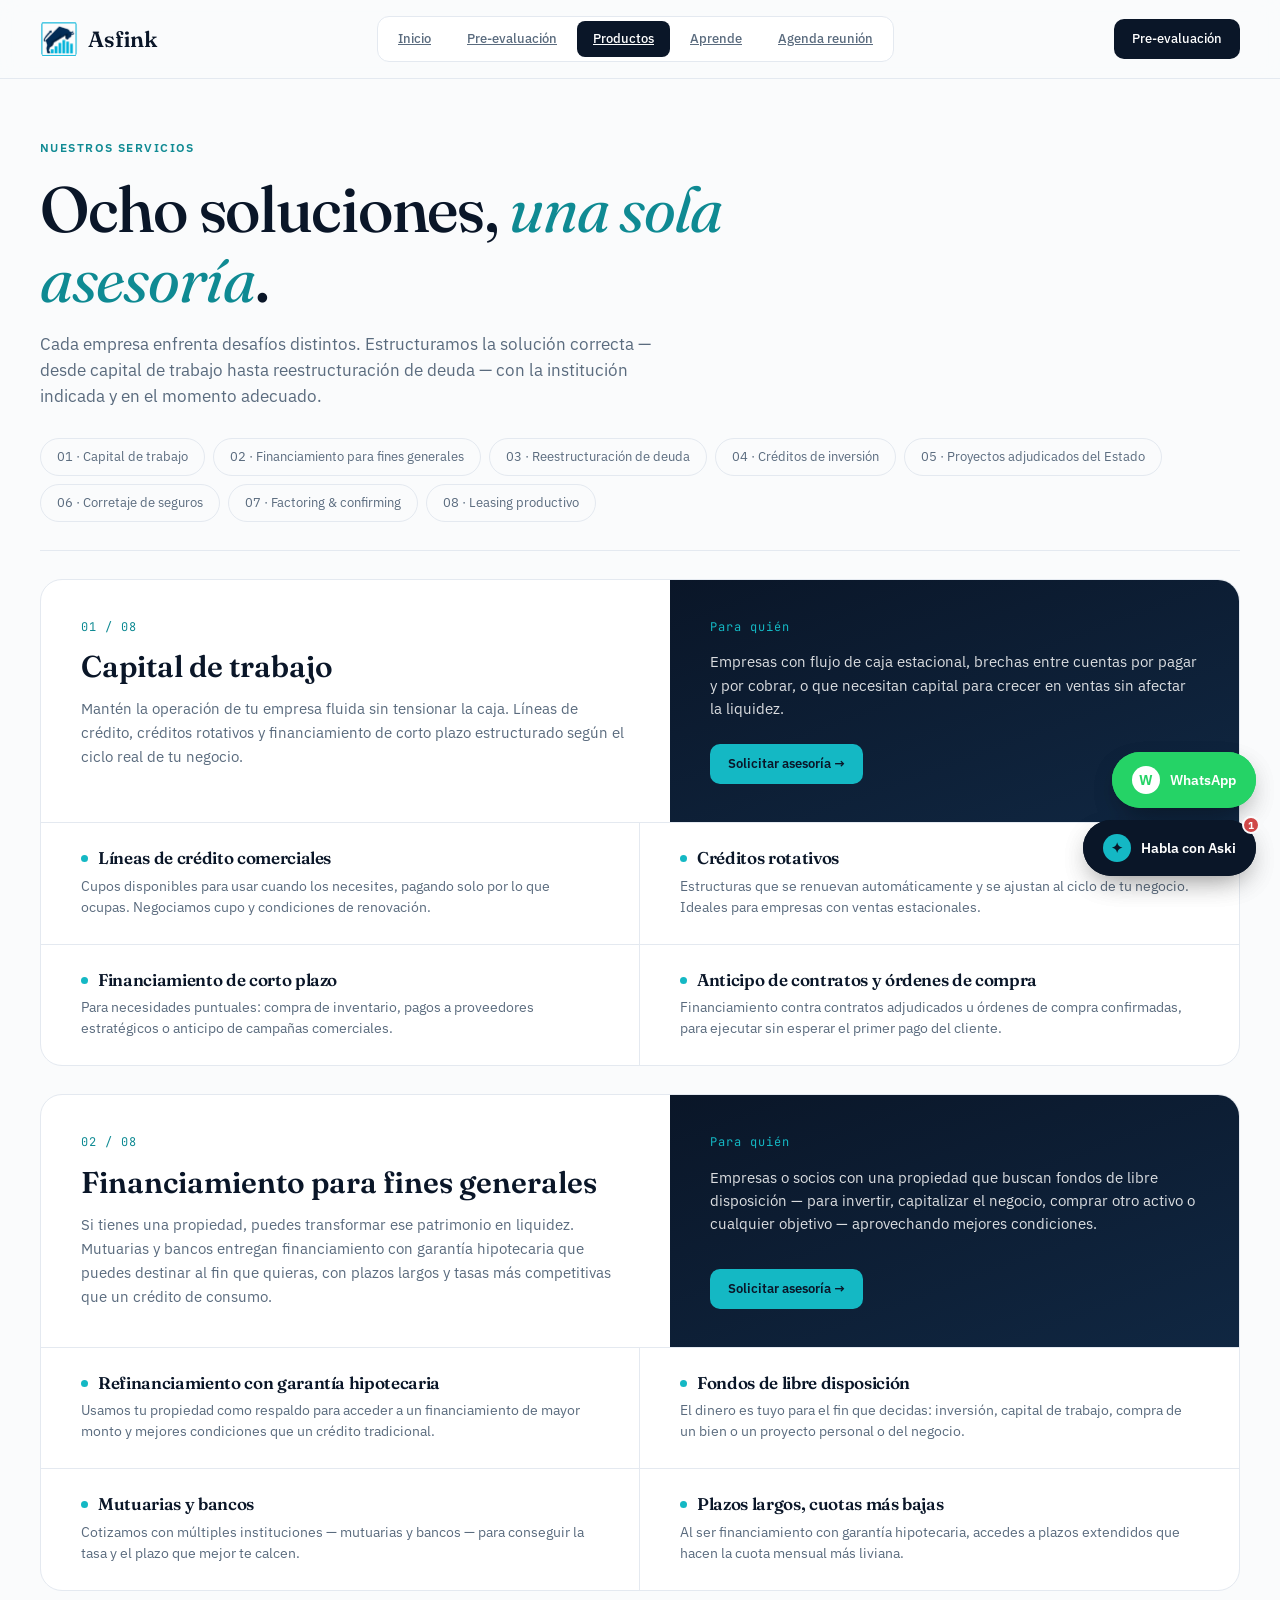
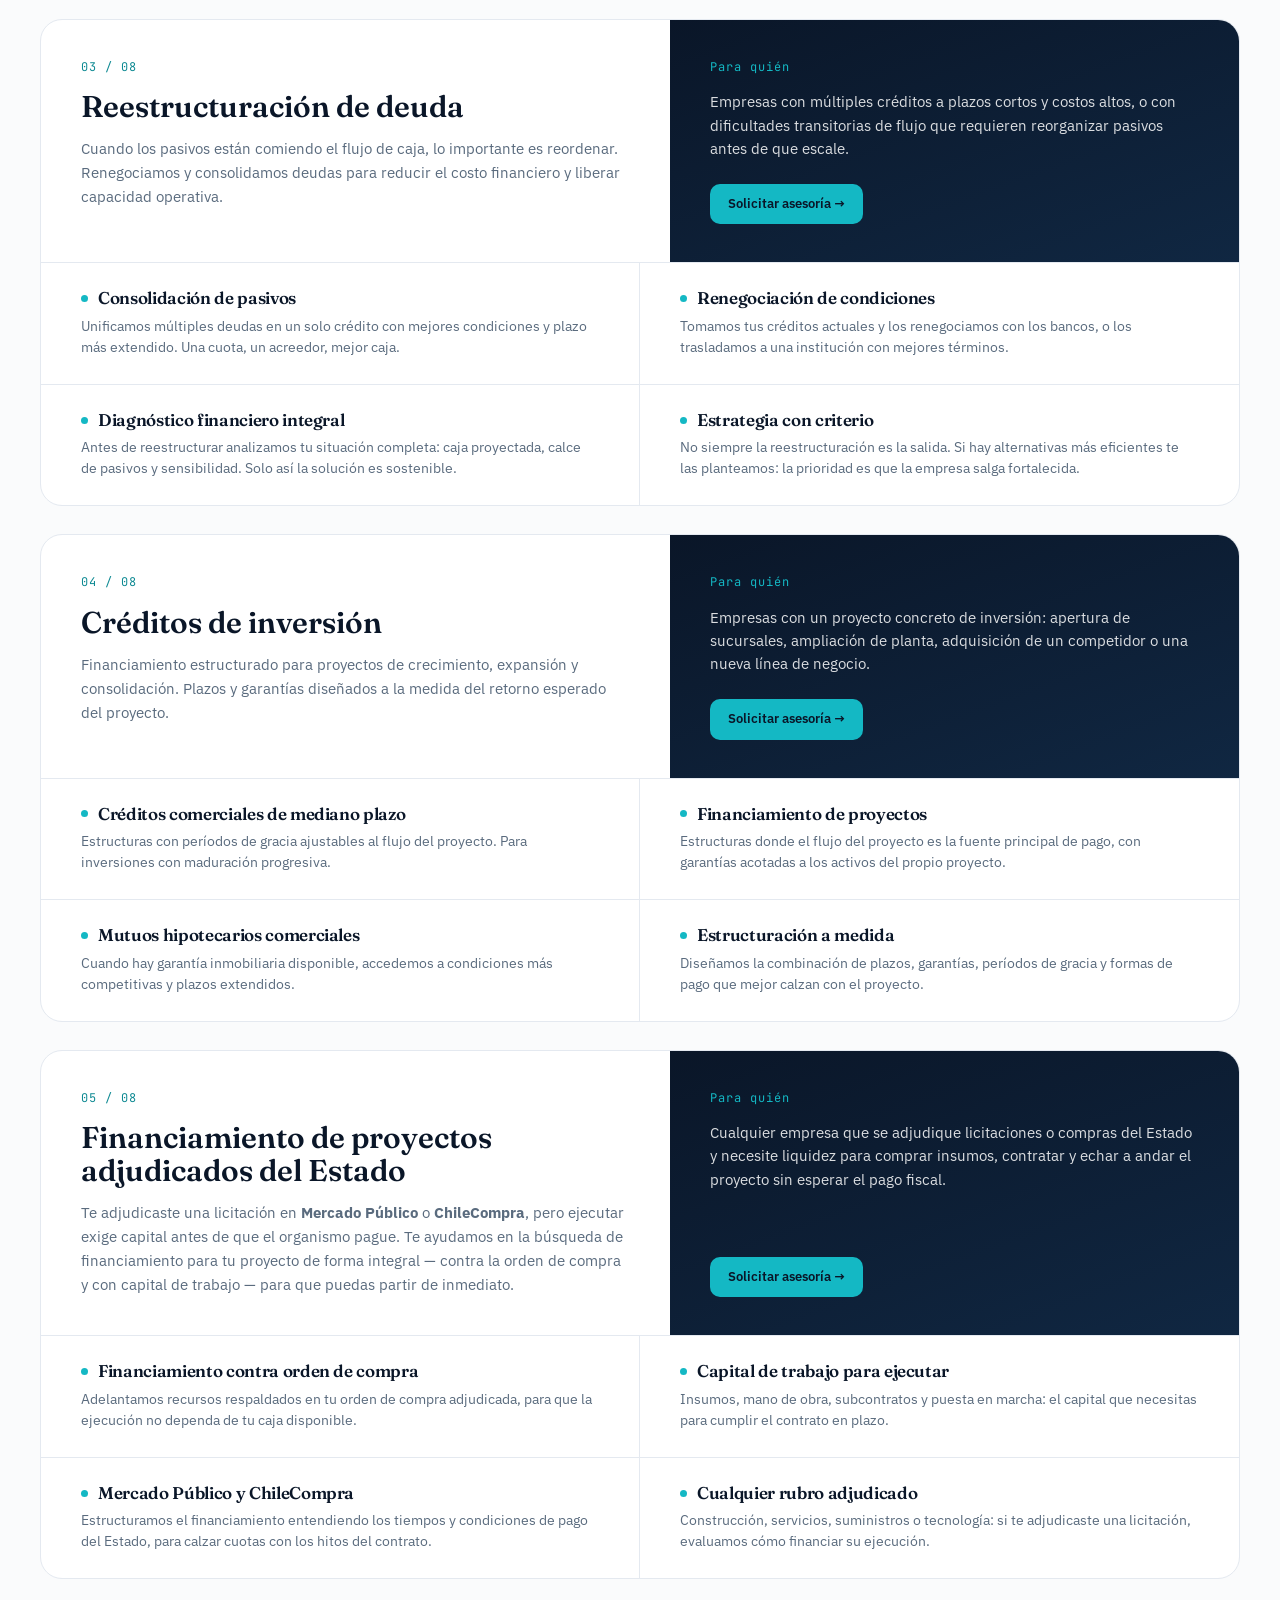
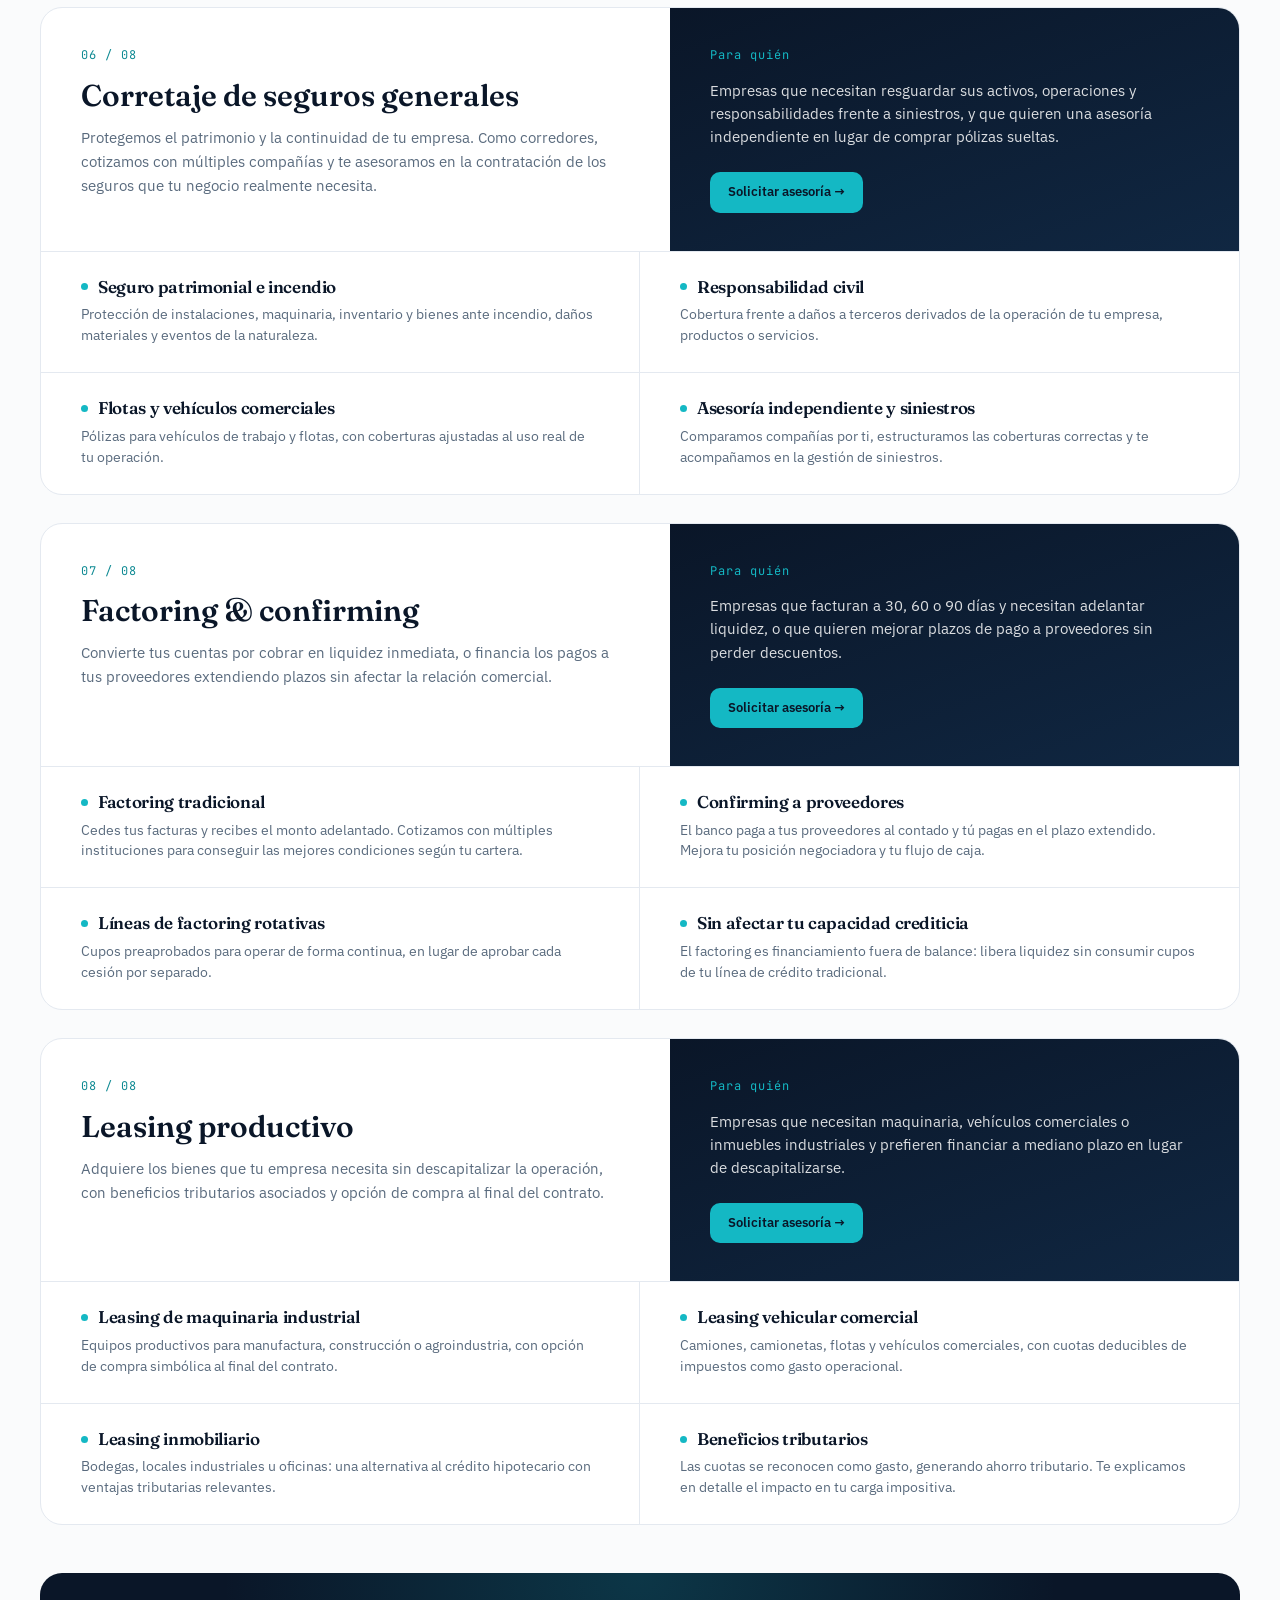
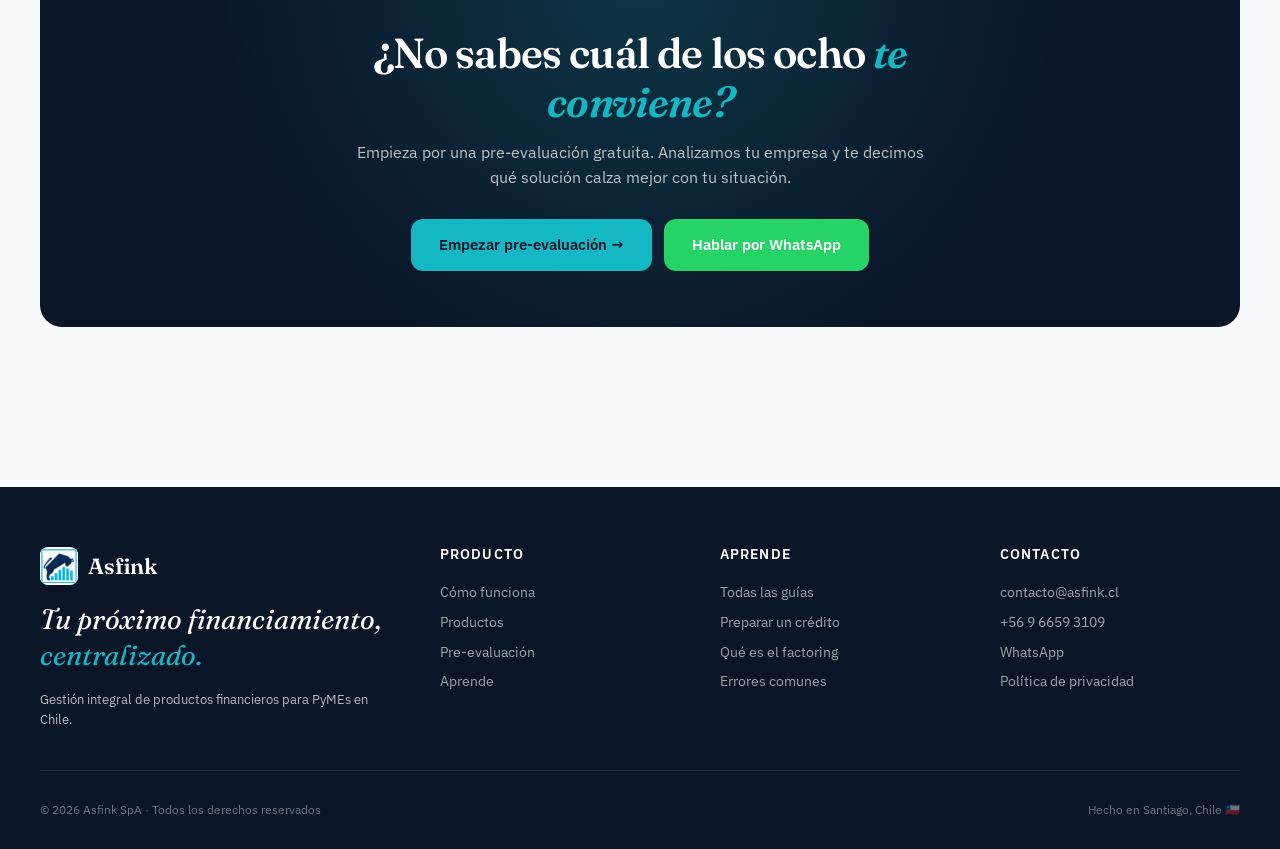
<file: productos.html>
<!DOCTYPE html>
<html lang="es">
<head>
  <!-- Google Analytics -->
  <script async src="https://www.googletagmanager.com/gtag/js?id=G-VXJGE88H9J"></script>
  <script>
    window.dataLayer = window.dataLayer || [];
    function gtag(){dataLayer.push(arguments);}
    gtag('js', new Date());
    gtag('config', 'G-VXJGE88H9J');
  </script>
  <!-- Fin Google Analytics -->

<meta charset="UTF-8">
<meta name="viewport" content="width=device-width, initial-scale=1.0">
<title>Productos &mdash; Asfink</title>
<meta name="description" content="Asfink - Gestion integral de productos financieros para PyMEs en Chile.">
<link rel="preconnect" href="https://fonts.googleapis.com">
<link rel="preconnect" href="https://fonts.gstatic.com" crossorigin>
<link href="https://fonts.googleapis.com/css2?family=Fraunces:opsz,wght@9..144,400;9..144,500;9..144,600;9..144,700&family=IBM+Plex+Sans:wght@300;400;500;600;700&family=JetBrains+Mono:wght@400;500&display=swap" rel="stylesheet">
<link rel="icon" type="image/png" href="favicon.png">
<link rel="stylesheet" href="styles.css">
</head>
<body>

<nav class="topnav">
  <div class="topnav-inner">
    <a class="logo" href="index.html">
      <img class="logo-mark" src="logo-asfink.jpg" alt="Asfink">
      Asfink
    </a>
    <div class="nav-tabs">
      <a class="nav-tab" href="index.html">Inicio</a>
      <a class="nav-tab" href="preevaluacion.html">Pre-evaluación</a>
      <a class="nav-tab active" href="productos.html">Productos</a>
      <a class="nav-tab" href="aprende.html">Aprende</a>
      <a class="nav-tab" href="agenda.html">Agenda reunión</a>
    </div>
    <div class="nav-cta">
      <a class="btn btn-primary" href="preevaluacion.html">Pre-evaluación</a>
    </div>
  
  <!-- Botón hamburguesa móvil -->
  <button class="nav-burger" id="navBurger" onclick="toggleDrawer()" aria-label="Abrir menú">
    <span></span><span></span><span></span>
  </button>
</div>

  <!-- Drawer (panel lateral móvil) -->
  <div class="drawer-overlay" id="drawerOverlay" onclick="toggleDrawer()"></div>
  <aside class="drawer" id="drawer" aria-hidden="true">
    <div class="drawer-head">
      <a class="logo" href="index.html">
        <img class="logo-mark" src="logo-asfink.jpg" alt="Asfink">
        Asfink
      </a>
      <button class="drawer-close" onclick="toggleDrawer()" aria-label="Cerrar menú">×</button>
    </div>
    <nav class="drawer-nav">
      <a class="drawer-link" href="index.html">Inicio</a>
      <a class="drawer-link" href="preevaluacion.html">Pre-evaluación</a>
      <a class="drawer-link drawer-link-active" href="productos.html">Productos</a>
      <a class="drawer-link" href="aprende.html">Aprende</a>
      <a class="drawer-link" href="agenda.html">Agenda reunión</a>
    </nav>
    <div class="drawer-foot">
      <a class="btn btn-primary btn-lg drawer-cta" href="preevaluacion.html" style="width:100%;justify-content:center;">Empezar pre-evaluación →</a>
      <a class="drawer-wa" onclick="if(typeof openWhatsApp==='function')openWhatsApp();">
        <span class="drawer-wa-ico">W</span>
        <span>WhatsApp · +56 9 6659 3109</span>
      </a>
    </div>
  </aside>
</nav>

<div class="products-wrap">
    <div class="prods-intro">
      <div class="section-kicker">Nuestros servicios</div>
      <h1 style="font-size: clamp(40px, 5vw, 64px); color: var(--navy-900); margin-bottom: 16px;">Ocho soluciones, <em style="font-style: italic; color: var(--cyan-dim); font-weight: 400;">una sola asesoría</em>.</h1>
      <p style="font-size: 17px; color: var(--ink-60); max-width: 620px;">Cada empresa enfrenta desafíos distintos. Estructuramos la solución correcta &mdash; desde capital de trabajo hasta reestructuración de deuda &mdash; con la institución indicada y en el momento adecuado.</p>
    </div>

    <div class="prods-anchor">
      <a href="#capital-trabajo">01 · Capital de trabajo</a>
      <a href="#fines-generales">02 · Financiamiento para fines generales</a>
      <a href="#reestructuracion">03 · Reestructuración de deuda</a>
      <a href="#inversion">04 · Créditos de inversión</a>
      <a href="#licitaciones">05 · Proyectos adjudicados del Estado</a>
      <a href="#seguros">06 · Corretaje de seguros</a>
      <a href="#factoring">07 · Factoring & confirming</a>
      <a href="#leasing">08 · Leasing productivo</a>
    </div>

    <div class="prod-block" id="capital-trabajo">
      <div class="prod-block-top">
        <div class="prod-block-main">
          <div class="pb-num">01 / 08</div>
          <div class="pb-title">Capital de trabajo</div>
          <p class="pb-desc">Mantén la operación de tu empresa fluida sin tensionar la caja. Líneas de crédito, créditos rotativos y financiamiento de corto plazo estructurado según el ciclo real de tu negocio.</p>
        </div>
        <div class="prod-block-side">
          <div class="pb-num">Para quién</div>
          <div class="pb-side-text">Empresas con flujo de caja estacional, brechas entre cuentas por pagar y por cobrar, o que necesitan capital para crecer en ventas sin afectar la liquidez.</div>
          <div class="pb-side-cta">
            <a class="btn btn-cyan" href="preevaluacion.html">Solicitar asesoría &rarr;</a>
          </div>
        </div>
      </div>
      <div class="pb-features">
        <div class="pb-feat">
          <h4>Líneas de crédito comerciales</h4>
          <p>Cupos disponibles para usar cuando los necesites, pagando solo por lo que ocupas. Negociamos cupo y condiciones de renovación.</p>
        </div>
        <div class="pb-feat">
          <h4>Créditos rotativos</h4>
          <p>Estructuras que se renuevan automáticamente y se ajustan al ciclo de tu negocio. Ideales para empresas con ventas estacionales.</p>
        </div>
        <div class="pb-feat">
          <h4>Financiamiento de corto plazo</h4>
          <p>Para necesidades puntuales: compra de inventario, pagos a proveedores estratégicos o anticipo de campañas comerciales.</p>
        </div>
        <div class="pb-feat">
          <h4>Anticipo de contratos y órdenes de compra</h4>
          <p>Financiamiento contra contratos adjudicados u órdenes de compra confirmadas, para ejecutar sin esperar el primer pago del cliente.</p>
        </div>
      </div>
    </div>
    <div class="prod-block" id="fines-generales">
      <div class="prod-block-top">
        <div class="prod-block-main">
          <div class="pb-num">02 / 08</div>
          <div class="pb-title">Financiamiento para fines generales</div>
          <p class="pb-desc">Si tienes una propiedad, puedes transformar ese patrimonio en liquidez. Mutuarias y bancos entregan financiamiento con garant&iacute;a hipotecaria que puedes destinar al fin que quieras, con plazos largos y tasas m&aacute;s competitivas que un cr&eacute;dito de consumo.</p>
        </div>
        <div class="prod-block-side">
          <div class="pb-num">Para qui&eacute;n</div>
          <div class="pb-side-text">Empresas o socios con una propiedad que buscan fondos de libre disposici&oacute;n &mdash; para invertir, capitalizar el negocio, comprar otro activo o cualquier objetivo &mdash; aprovechando mejores condiciones.</div>
          <div class="pb-side-cta">
            <a class="btn btn-cyan" href="preevaluacion.html">Solicitar asesor&iacute;a &rarr;</a>
          </div>
        </div>
      </div>
      <div class="pb-features">
        <div class="pb-feat">
          <h4>Refinanciamiento con garant&iacute;a hipotecaria</h4>
          <p>Usamos tu propiedad como respaldo para acceder a un financiamiento de mayor monto y mejores condiciones que un cr&eacute;dito tradicional.</p>
        </div>
        <div class="pb-feat">
          <h4>Fondos de libre disposici&oacute;n</h4>
          <p>El dinero es tuyo para el fin que decidas: inversi&oacute;n, capital de trabajo, compra de un bien o un proyecto personal o del negocio.</p>
        </div>
        <div class="pb-feat">
          <h4>Mutuarias y bancos</h4>
          <p>Cotizamos con m&uacute;ltiples instituciones &mdash; mutuarias y bancos &mdash; para conseguir la tasa y el plazo que mejor te calcen.</p>
        </div>
        <div class="pb-feat">
          <h4>Plazos largos, cuotas m&aacute;s bajas</h4>
          <p>Al ser financiamiento con garant&iacute;a hipotecaria, accedes a plazos extendidos que hacen la cuota mensual m&aacute;s liviana.</p>
        </div>
      </div>
    </div>
    <div class="prod-block" id="reestructuracion">
      <div class="prod-block-top">
        <div class="prod-block-main">
          <div class="pb-num">03 / 08</div>
          <div class="pb-title">Reestructuración de deuda</div>
          <p class="pb-desc">Cuando los pasivos están comiendo el flujo de caja, lo importante es reordenar. Renegociamos y consolidamos deudas para reducir el costo financiero y liberar capacidad operativa.</p>
        </div>
        <div class="prod-block-side">
          <div class="pb-num">Para quién</div>
          <div class="pb-side-text">Empresas con múltiples créditos a plazos cortos y costos altos, o con dificultades transitorias de flujo que requieren reorganizar pasivos antes de que escale.</div>
          <div class="pb-side-cta">
            <a class="btn btn-cyan" href="preevaluacion.html">Solicitar asesoría &rarr;</a>
          </div>
        </div>
      </div>
      <div class="pb-features">
        <div class="pb-feat">
          <h4>Consolidación de pasivos</h4>
          <p>Unificamos múltiples deudas en un solo crédito con mejores condiciones y plazo más extendido. Una cuota, un acreedor, mejor caja.</p>
        </div>
        <div class="pb-feat">
          <h4>Renegociación de condiciones</h4>
          <p>Tomamos tus créditos actuales y los renegociamos con los bancos, o los trasladamos a una institución con mejores términos.</p>
        </div>
        <div class="pb-feat">
          <h4>Diagnóstico financiero integral</h4>
          <p>Antes de reestructurar analizamos tu situación completa: caja proyectada, calce de pasivos y sensibilidad. Solo así la solución es sostenible.</p>
        </div>
        <div class="pb-feat">
          <h4>Estrategia con criterio</h4>
          <p>No siempre la reestructuración es la salida. Si hay alternativas más eficientes te las planteamos: la prioridad es que la empresa salga fortalecida.</p>
        </div>
      </div>
    </div>
    <div class="prod-block" id="inversion">
      <div class="prod-block-top">
        <div class="prod-block-main">
          <div class="pb-num">04 / 08</div>
          <div class="pb-title">Créditos de inversión</div>
          <p class="pb-desc">Financiamiento estructurado para proyectos de crecimiento, expansión y consolidación. Plazos y garantías diseñados a la medida del retorno esperado del proyecto.</p>
        </div>
        <div class="prod-block-side">
          <div class="pb-num">Para quién</div>
          <div class="pb-side-text">Empresas con un proyecto concreto de inversión: apertura de sucursales, ampliación de planta, adquisición de un competidor o una nueva línea de negocio.</div>
          <div class="pb-side-cta">
            <a class="btn btn-cyan" href="preevaluacion.html">Solicitar asesoría &rarr;</a>
          </div>
        </div>
      </div>
      <div class="pb-features">
        <div class="pb-feat">
          <h4>Créditos comerciales de mediano plazo</h4>
          <p>Estructuras con períodos de gracia ajustables al flujo del proyecto. Para inversiones con maduración progresiva.</p>
        </div>
        <div class="pb-feat">
          <h4>Financiamiento de proyectos</h4>
          <p>Estructuras donde el flujo del proyecto es la fuente principal de pago, con garantías acotadas a los activos del propio proyecto.</p>
        </div>
        <div class="pb-feat">
          <h4>Mutuos hipotecarios comerciales</h4>
          <p>Cuando hay garantía inmobiliaria disponible, accedemos a condiciones más competitivas y plazos extendidos.</p>
        </div>
        <div class="pb-feat">
          <h4>Estructuración a medida</h4>
          <p>Diseñamos la combinación de plazos, garantías, períodos de gracia y formas de pago que mejor calzan con el proyecto.</p>
        </div>
      </div>
    </div>

    <div class="prod-block" id="licitaciones">
      <div class="prod-block-top">
        <div class="prod-block-main">
          <div class="pb-num">05 / 08</div>
          <div class="pb-title">Financiamiento de proyectos adjudicados del Estado</div>
          <p class="pb-desc">Te adjudicaste una licitaci&oacute;n en <strong>Mercado P&uacute;blico</strong> o <strong>ChileCompra</strong>, pero ejecutar exige capital antes de que el organismo pague. Te ayudamos en la búsqueda de financiamiento para tu proyecto de forma integral &mdash; contra la orden de compra y con capital de trabajo &mdash; para que puedas partir de inmediato.</p>
        </div>
        <div class="prod-block-side">
          <div class="pb-num">Para qui&eacute;n</div>
          <div class="pb-side-text">Cualquier empresa que se adjudique licitaciones o compras del Estado y necesite liquidez para comprar insumos, contratar y echar a andar el proyecto sin esperar el pago fiscal.</div>
          <div class="pb-side-cta">
            <a class="btn btn-cyan" href="preevaluacion.html">Solicitar asesor&iacute;a &rarr;</a>
          </div>
        </div>
      </div>
      <div class="pb-features">
        <div class="pb-feat">
          <h4>Financiamiento contra orden de compra</h4>
          <p>Adelantamos recursos respaldados en tu orden de compra adjudicada, para que la ejecuci&oacute;n no dependa de tu caja disponible.</p>
        </div>
        <div class="pb-feat">
          <h4>Capital de trabajo para ejecutar</h4>
          <p>Insumos, mano de obra, subcontratos y puesta en marcha: el capital que necesitas para cumplir el contrato en plazo.</p>
        </div>
        <div class="pb-feat">
          <h4>Mercado P&uacute;blico y ChileCompra</h4>
          <p>Estructuramos el financiamiento entendiendo los tiempos y condiciones de pago del Estado, para calzar cuotas con los hitos del contrato.</p>
        </div>
        <div class="pb-feat">
          <h4>Cualquier rubro adjudicado</h4>
          <p>Construcci&oacute;n, servicios, suministros o tecnolog&iacute;a: si te adjudicaste una licitaci&oacute;n, evaluamos c&oacute;mo financiar su ejecuci&oacute;n.</p>
        </div>
      </div>
    </div>
    <div class="prod-block" id="seguros">
      <div class="prod-block-top">
        <div class="prod-block-main">
          <div class="pb-num">06 / 08</div>
          <div class="pb-title">Corretaje de seguros generales</div>
          <p class="pb-desc">Protegemos el patrimonio y la continuidad de tu empresa. Como corredores, cotizamos con múltiples compañías y te asesoramos en la contratación de los seguros que tu negocio realmente necesita.</p>
        </div>
        <div class="prod-block-side">
          <div class="pb-num">Para quién</div>
          <div class="pb-side-text">Empresas que necesitan resguardar sus activos, operaciones y responsabilidades frente a siniestros, y que quieren una asesoría independiente en lugar de comprar pólizas sueltas.</div>
          <div class="pb-side-cta">
            <a class="btn btn-cyan" href="preevaluacion.html">Solicitar asesoría &rarr;</a>
          </div>
        </div>
      </div>
      <div class="pb-features">
        <div class="pb-feat">
          <h4>Seguro patrimonial e incendio</h4>
          <p>Protección de instalaciones, maquinaria, inventario y bienes ante incendio, daños materiales y eventos de la naturaleza.</p>
        </div>
        <div class="pb-feat">
          <h4>Responsabilidad civil</h4>
          <p>Cobertura frente a daños a terceros derivados de la operación de tu empresa, productos o servicios.</p>
        </div>
        <div class="pb-feat">
          <h4>Flotas y vehículos comerciales</h4>
          <p>Pólizas para vehículos de trabajo y flotas, con coberturas ajustadas al uso real de tu operación.</p>
        </div>
        <div class="pb-feat">
          <h4>Asesoría independiente y siniestros</h4>
          <p>Comparamos compañías por ti, estructuramos las coberturas correctas y te acompañamos en la gestión de siniestros.</p>
        </div>
      </div>
    </div>
    <div class="prod-block" id="factoring">
      <div class="prod-block-top">
        <div class="prod-block-main">
          <div class="pb-num">07 / 08</div>
          <div class="pb-title">Factoring & confirming</div>
          <p class="pb-desc">Convierte tus cuentas por cobrar en liquidez inmediata, o financia los pagos a tus proveedores extendiendo plazos sin afectar la relación comercial.</p>
        </div>
        <div class="prod-block-side">
          <div class="pb-num">Para quién</div>
          <div class="pb-side-text">Empresas que facturan a 30, 60 o 90 días y necesitan adelantar liquidez, o que quieren mejorar plazos de pago a proveedores sin perder descuentos.</div>
          <div class="pb-side-cta">
            <a class="btn btn-cyan" href="preevaluacion.html">Solicitar asesoría &rarr;</a>
          </div>
        </div>
      </div>
      <div class="pb-features">
        <div class="pb-feat">
          <h4>Factoring tradicional</h4>
          <p>Cedes tus facturas y recibes el monto adelantado. Cotizamos con múltiples instituciones para conseguir las mejores condiciones según tu cartera.</p>
        </div>
        <div class="pb-feat">
          <h4>Confirming a proveedores</h4>
          <p>El banco paga a tus proveedores al contado y tú pagas en el plazo extendido. Mejora tu posición negociadora y tu flujo de caja.</p>
        </div>
        <div class="pb-feat">
          <h4>Líneas de factoring rotativas</h4>
          <p>Cupos preaprobados para operar de forma continua, en lugar de aprobar cada cesión por separado.</p>
        </div>
        <div class="pb-feat">
          <h4>Sin afectar tu capacidad crediticia</h4>
          <p>El factoring es financiamiento fuera de balance: libera liquidez sin consumir cupos de tu línea de crédito tradicional.</p>
        </div>
      </div>
    </div>
    <div class="prod-block" id="leasing">
      <div class="prod-block-top">
        <div class="prod-block-main">
          <div class="pb-num">08 / 08</div>
          <div class="pb-title">Leasing productivo</div>
          <p class="pb-desc">Adquiere los bienes que tu empresa necesita sin descapitalizar la operación, con beneficios tributarios asociados y opción de compra al final del contrato.</p>
        </div>
        <div class="prod-block-side">
          <div class="pb-num">Para quién</div>
          <div class="pb-side-text">Empresas que necesitan maquinaria, vehículos comerciales o inmuebles industriales y prefieren financiar a mediano plazo en lugar de descapitalizarse.</div>
          <div class="pb-side-cta">
            <a class="btn btn-cyan" href="preevaluacion.html">Solicitar asesoría &rarr;</a>
          </div>
        </div>
      </div>
      <div class="pb-features">
        <div class="pb-feat">
          <h4>Leasing de maquinaria industrial</h4>
          <p>Equipos productivos para manufactura, construcción o agroindustria, con opción de compra simbólica al final del contrato.</p>
        </div>
        <div class="pb-feat">
          <h4>Leasing vehicular comercial</h4>
          <p>Camiones, camionetas, flotas y vehículos comerciales, con cuotas deducibles de impuestos como gasto operacional.</p>
        </div>
        <div class="pb-feat">
          <h4>Leasing inmobiliario</h4>
          <p>Bodegas, locales industriales u oficinas: una alternativa al crédito hipotecario con ventajas tributarias relevantes.</p>
        </div>
        <div class="pb-feat">
          <h4>Beneficios tributarios</h4>
          <p>Las cuotas se reconocen como gasto, generando ahorro tributario. Te explicamos en detalle el impacto en tu carga impositiva.</p>
        </div>
      </div>
    </div>

    <div class="prods-cta">
      <div class="prods-cta-in">
        <h2>¿No sabes cuál de los ocho <em>te conviene?</em></h2>
        <p>Empieza por una pre-evaluación gratuita. Analizamos tu empresa y te decimos qué solución calza mejor con tu situación.</p>
        <div class="prods-cta-actions">
          <a class="btn btn-cyan btn-lg" href="preevaluacion.html">Empezar pre-evaluación &rarr;</a>
          <a class="btn btn-wzp btn-lg" onclick="openWhatsApp()">Hablar por WhatsApp</a>
        </div>
      </div>
    </div>
</div>

<footer>
  <div class="footer-inner">
    <div>
      <div class="logo" style="color: white; margin-bottom: 16px;">
        <img class="logo-mark" src="logo-asfink.jpg" alt="Asfink">
        Asfink
      </div>
      <div class="footer-tag">Tu próximo financiamiento, <em>centralizado.</em></div>
      <p style="font-size: 13px;">Gestión integral de productos financieros para PyMEs en Chile.</p>
    </div>
    <div>
      <h4>Producto</h4>
      <a href="index.html">Cómo funciona</a>
      <a href="productos.html">Productos</a>
      <a href="preevaluacion.html">Pre-evaluación</a>
      <a href="aprende.html">Aprende</a>
    </div>
    <div>
      <h4>Aprende</h4>
      <a href="aprende.html">Todas las guías</a>
      <a href="aprende-credito.html">Preparar un crédito</a>
      <a href="aprende-factoring.html">Qué es el factoring</a>
      <a href="aprende-errores.html">Errores comunes</a>
    </div>
    <div>
      <h4>Contacto</h4>
      <a href="mailto:contacto@asfink.cl">contacto@asfink.cl</a>
      <a href="tel:+56966593109">+56 9 6659 3109</a>
      <a onclick="openWhatsApp()" style="cursor:pointer;">WhatsApp</a>
      <a href="privacidad.html">Política de privacidad</a>
    </div>
  </div>
  <div class="footer-bottom">
    <div>© 2026 Asfink SpA · Todos los derechos reservados</div>
    <div>Hecho en Santiago, Chile 🇨🇱</div>
  </div>
</footer>

<!-- ============================================== -->
<!-- FLOATING BUTTONS + CHAT BOT -->
<!-- ============================================== -->
<div class="float-stack" id="floatStack">
  <button class="float-btn float-wzp" onclick="openWhatsApp()">
    <span class="ico">W</span> WhatsApp
  </button>
  <button class="float-btn float-bot" onclick="openChat()" style="position: relative;">
    <span class="ico">✦</span> Habla con Aski
    <span class="float-badge">1</span>
  </button>
</div>

<div class="chat-panel" id="chatPanel">
  <div class="chat-head">
    <div class="chat-avatar">P</div>
    <div class="chat-head-text">
      <div class="name">Aski · Asistente Asfink</div>
      <div class="status">En línea · Responde al instante</div>
    </div>
    <button class="chat-close" onclick="closeChat()">×</button>
  </div>
  <div class="chat-body" id="chatBody">
    <div class="chat-msg bot">
      ¡Hola! 👋 Soy Aski, la asistente virtual de Asfink. Estoy acá para orientarte sobre financiamiento, requisitos, productos y nuestro proceso.
      <span class="ts">15:42</span>
    </div>
    <div class="chat-msg bot">
      ¿En qué te puedo ayudar hoy?
      <span class="ts">15:42</span>
    </div>
  </div>
  <div class="chat-quick" id="chatQuick">
    <button class="quick-btn" onclick="sendQuick('¿Cómo funciona Asfink?')">¿Cómo funciona?</button>
    <button class="quick-btn" onclick="sendQuick('¿Qué documentos necesito?')">Documentos necesarios</button>
    <button class="quick-btn" onclick="sendQuick('¿Cuánto cobran de honorarios?')">Honorarios</button>
    <button class="quick-btn" onclick="sendQuick('Quiero un crédito')">Quiero un crédito</button>
    <button class="quick-btn" onclick="sendQuick('¿En qué consiste FOGAPE?')">¿Qué es FOGAPE?</button>
  </div>
  <div class="chat-foot">
    <div class="chat-input-row">
      <input type="text" id="chatInput" placeholder="Escribe tu pregunta..." onkeypress="if(event.key==='Enter') sendMsg()">
      <button class="chat-send" onclick="sendMsg()">→</button>
    </div>
    <div class="chat-handoff">
      <span>💬</span>
      <span>¿Prefieres hablar con un ejecutivo? <a onclick="openWhatsApp()">Cambia a WhatsApp →</a></span>
    </div>
  </div>
</div>


<!-- FLOATING BUTTONS + CHAT BOT -->
<div class="float-stack" id="floatStack">
  <button class="float-btn float-wzp" onclick="openWhatsApp()">
    <span class="ico">W</span> WhatsApp
  </button>
  <button class="float-btn float-bot" onclick="openChat()" style="position: relative;">
    <span class="ico">&#10022;</span> Habla con Aski
    <span class="float-badge">1</span>
  </button>
</div>

<div class="chat-panel" id="chatPanel">
  <div class="chat-head">
    <div class="chat-avatar">P</div>
    <div class="chat-head-text">
      <div class="name">Aski &middot; Asistente Asfink</div>
      <div class="status">En l&iacute;nea &middot; Responde al instante</div>
    </div>
    <button class="chat-close" onclick="closeChat()">&times;</button>
  </div>
  <div class="chat-body" id="chatBody">
    <div class="chat-msg bot">
      &iexcl;Hola! &#128075; Soy Aski, la asistente virtual de Asfink. Estoy ac&aacute; para orientarte sobre financiamiento, requisitos, productos y nuestro proceso.
      <span class="ts">15:42</span>
    </div>
    <div class="chat-msg bot">
      &iquest;En qu&eacute; te puedo ayudar hoy?
      <span class="ts">15:42</span>
    </div>
  </div>
  <div class="chat-quick" id="chatQuick">
    <button class="quick-btn" onclick="sendQuick('&iquest;C&oacute;mo funciona Asfink?')">&iquest;C&oacute;mo funciona?</button>
    <button class="quick-btn" onclick="sendQuick('&iquest;Qu&eacute; documentos necesito?')">Documentos necesarios</button>
    <button class="quick-btn" onclick="sendQuick('&iquest;Cu&aacute;nto cobran de honorarios?')">Honorarios</button>
    <button class="quick-btn" onclick="sendQuick('Quiero un cr&eacute;dito')">Quiero un cr&eacute;dito</button>
    <button class="quick-btn" onclick="sendQuick('&iquest;En qu&eacute; consiste FOGAPE?')">&iquest;Qu&eacute; es FOGAPE?</button>
  </div>
  <div class="chat-foot">
    <div class="chat-input-row">
      <input type="text" id="chatInput" placeholder="Escribe tu pregunta..." onkeypress="if(event.key==='Enter') sendMsg()">
      <button class="chat-send" onclick="sendMsg()">&rarr;</button>
    </div>
    <div class="chat-handoff">
      <span>&#128172;</span>
      <span>&iquest;Prefieres hablar con un ejecutivo? <a onclick="openWhatsApp()">Cambia a WhatsApp &rarr;</a></span>
    </div>
  </div>
</div>

<script src="script.js"></script>
</body>
</html>
</file>
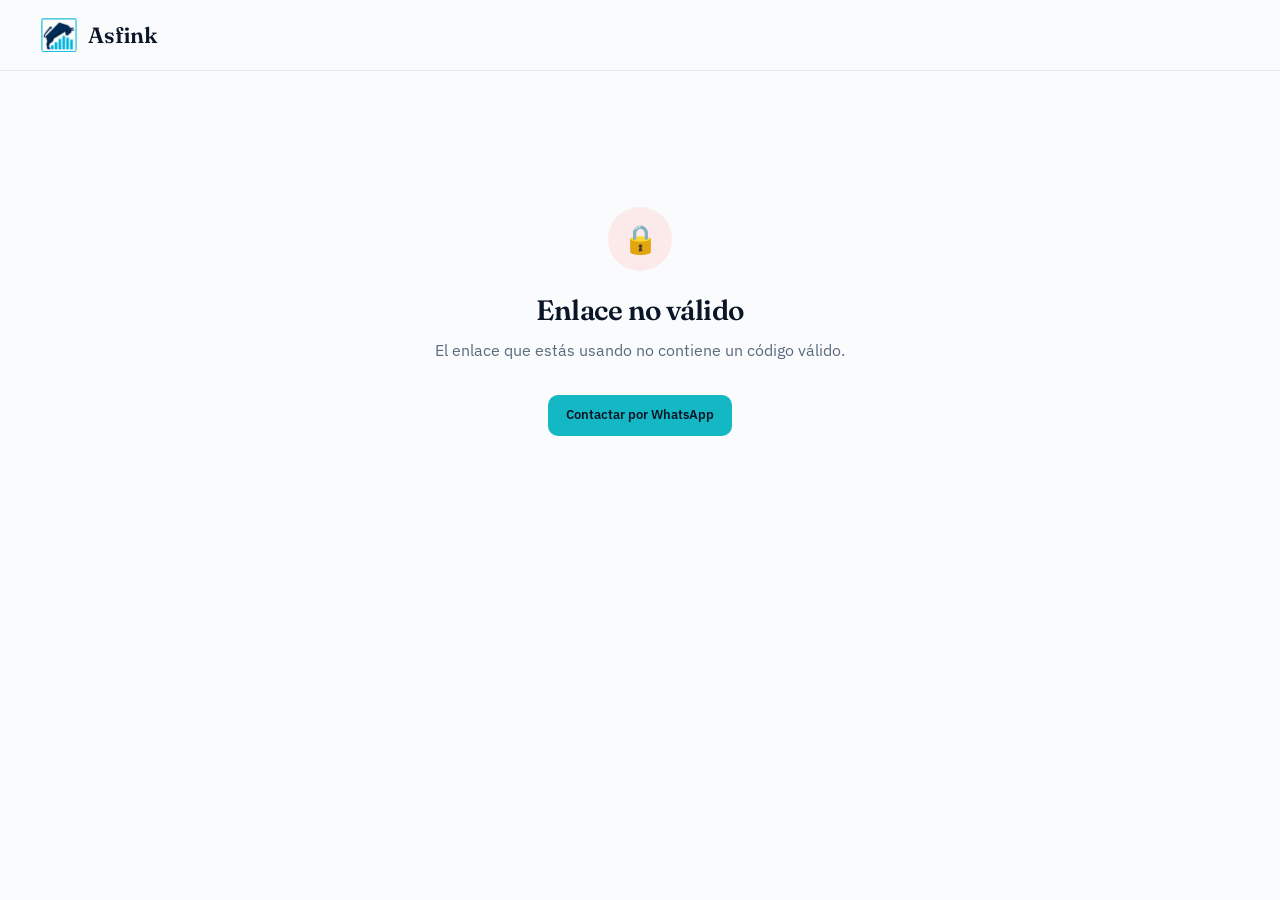
<file: subir.html>
<!DOCTYPE html>
<html lang="es">
<head>
  <!-- Google Analytics -->
  <script async src="https://www.googletagmanager.com/gtag/js?id=G-VXJGE88H9J"></script>
  <script>
    window.dataLayer = window.dataLayer || [];
    function gtag(){dataLayer.push(arguments);}
    gtag('js', new Date());
    gtag('config', 'G-VXJGE88H9J');
  </script>
  <!-- Fin Google Analytics -->

<meta charset="UTF-8">
<meta name="viewport" content="width=device-width, initial-scale=1.0">
<title>Sube tus documentos &mdash; Asfink</title>
<meta name="description" content="Sube los documentos para tu pre-evaluación financiera de forma segura.">
<meta name="robots" content="noindex, nofollow">
<link rel="preconnect" href="https://fonts.googleapis.com">
<link rel="preconnect" href="https://fonts.gstatic.com" crossorigin>
<link href="https://fonts.googleapis.com/css2?family=Fraunces:opsz,wght@9..144,400;9..144,500;9..144,600;9..144,700&family=IBM+Plex+Sans:wght@300;400;500;600;700&family=JetBrains+Mono:wght@400;500&display=swap" rel="stylesheet">
<link rel="icon" type="image/png" href="favicon.png">
<link rel="stylesheet" href="styles.css">
<style>
  .up-wrap { max-width: 720px; margin: 0 auto; padding: 56px 40px 90px; }
  @media (max-width: 640px) { .up-wrap { padding: 32px 22px 70px; } }

  .up-state { text-align: center; padding: 80px 24px; }
  .up-state .ico {
    width: 64px; height: 64px; border-radius: 50%;
    background: var(--cyan-soft); color: var(--cyan-dim);
    display: grid; place-items: center; font-size: 28px;
    margin: 0 auto 24px;
  }
  .up-state h2 {
    font-family: 'Fraunces'; font-size: 28px; font-weight: 600;
    color: var(--navy-900); margin-bottom: 12px;
  }
  .up-state p { color: var(--ink-60); line-height: 1.6; max-width: 480px; margin: 0 auto; }

  .up-loading .ico { background: var(--navy-50); }
  .up-error .ico { background: #fceaea; color: var(--danger); }
  .up-success .ico { background: #e6f6ee; color: var(--success); }
  .up-success h2 { color: var(--success); }

  .up-card {
    background: white; border: 1px solid var(--line);
    border-radius: 18px; padding: 44px;
    box-shadow: 0 1px 3px rgba(10,22,40,0.04);
  }
  @media (max-width: 640px) { .up-card { padding: 28px 22px; } }

  .up-greet {
    font-family: 'JetBrains Mono'; font-size: 12px;
    color: var(--cyan-dim); letter-spacing: 0.08em;
    text-transform: uppercase; margin-bottom: 12px;
  }
  .up-card h1 {
    font-family: 'Fraunces'; font-size: clamp(28px,3.5vw,40px);
    font-weight: 600; color: var(--navy-900);
    line-height: 1.15; margin-bottom: 14px;
  }
  .up-card h1 em { font-style: italic; color: var(--cyan-dim); font-weight: 400; }
  .up-card .sub { color: var(--ink-60); line-height: 1.65; margin-bottom: 32px; }

  .up-info {
    background: var(--cyan-soft); border-left: 3px solid var(--cyan);
    border-radius: 8px; padding: 14px 18px; margin-bottom: 28px;
    font-size: 13.5px; color: var(--navy-800); line-height: 1.55;
  }
  .up-info b { color: var(--navy-900); }

  .up-file { margin-bottom: 22px; }
  .up-file > label {
    display: block; font-size: 13px; font-weight: 500;
    color: var(--navy-800); margin-bottom: 10px;
  }
  .up-file .req { color: var(--cyan-dim); font-weight: 400; }

  .up-progress {
    display: none; margin-top: 10px; height: 6px;
    background: var(--navy-50); border-radius: 100px; overflow: hidden;
  }
  .up-progress .bar {
    height: 100%; background: var(--cyan); width: 0%;
    transition: width .25s;
  }
  .up-progress.show { display: block; }

  .up-status { font-size: 12.5px; color: var(--ink-60); margin-top: 8px; }
  .up-status.err { color: var(--danger); }
  .up-status.ok { color: var(--success); font-weight: 500; }

  .up-submit {
    width: 100%; padding: 16px; margin-top: 14px;
    background: var(--cyan); color: var(--navy-900);
    border: none; border-radius: 100px;
    font-family: 'IBM Plex Sans'; font-size: 15px; font-weight: 600;
    cursor: pointer; transition: all .25s;
  }
  .up-submit:hover:not(:disabled) {
    background: var(--cyan-dim); color: white;
    transform: translateY(-1px);
  }
  .up-submit:disabled {
    background: var(--navy-50); color: var(--ink-40); cursor: not-allowed;
  }

  .up-secure-foot {
    text-align: center; font-size: 12.5px;
    color: var(--ink-40); margin-top: 28px; line-height: 1.6;
  }
  .up-secure-foot a { color: var(--cyan-dim); }
</style>
</head>
<body>

<nav class="topnav">
  <div class="topnav-inner">
    <a class="logo" href="index.html">
      <img class="logo-mark" src="logo-asfink.jpg" alt="Asfink">
      Asfink
    </a>
    <div class="nav-tabs" style="visibility:hidden;"></div>
    <div class="nav-cta"></div>
  
  <!-- Botón hamburguesa móvil -->
  <button class="nav-burger" id="navBurger" onclick="toggleDrawer()" aria-label="Abrir menú">
    <span></span><span></span><span></span>
  </button>
</div>

  <!-- Drawer (panel lateral móvil) -->
  <div class="drawer-overlay" id="drawerOverlay" onclick="toggleDrawer()"></div>
  <aside class="drawer" id="drawer" aria-hidden="true">
    <div class="drawer-head">
      <a class="logo" href="index.html">
        <img class="logo-mark" src="logo-asfink.jpg" alt="Asfink">
        Asfink
      </a>
      <button class="drawer-close" onclick="toggleDrawer()" aria-label="Cerrar menú">×</button>
    </div>
    <nav class="drawer-nav">
      <a class="drawer-link" href="index.html">Inicio</a>
      <a class="drawer-link" href="preevaluacion.html">Pre-evaluación</a>
      <a class="drawer-link" href="productos.html">Productos</a>
      <a class="drawer-link" href="aprende.html">Aprende</a>
      <a class="drawer-link" href="agenda.html">Agenda reunión</a>
    </nav>
    <div class="drawer-foot">
      <a class="btn btn-primary btn-lg drawer-cta" href="preevaluacion.html" style="width:100%;justify-content:center;">Empezar pre-evaluación →</a>
      <a class="drawer-wa" onclick="if(typeof openWhatsApp==='function')openWhatsApp();">
        <span class="drawer-wa-ico">W</span>
        <span>WhatsApp · +56 9 6659 3109</span>
      </a>
    </div>
  </aside>
</nav>

<div class="up-wrap">

  <!-- Estado: cargando token -->
  <div class="up-state up-loading" id="state-loading">
    <div class="ico">⏳</div>
    <h2>Validando tu enlace…</h2>
    <p>Un momento, estamos verificando tu acceso.</p>
  </div>

  <!-- Estado: error (sin token, inválido o expirado) -->
  <div class="up-state up-error" id="state-error" style="display:none;">
    <div class="ico">🔒</div>
    <h2 id="error-title">Enlace no válido</h2>
    <p id="error-msg">El enlace que estás usando no es válido o ha expirado. Por favor contacta a Asfink para que te envíen uno nuevo.</p>
    <div style="margin-top:32px;">
      <a class="btn btn-cyan" onclick="openWhatsApp()">Contactar por WhatsApp</a>
    </div>
  </div>

  <!-- Estado: formulario de subida -->
  <div id="state-form" style="display:none;">
    <div class="up-card">
      <div class="up-greet">Carga segura de documentos</div>
      <h1 id="up-title">Hola <em id="up-nombre">cliente</em></h1>
      <p class="sub" id="up-sub">Sube aquí los documentos para preparar tu análisis financiero de <b id="up-empresa">tu empresa</b>.</p>

      <div class="up-info">
        🔒 <b>Enlace privado y único.</b> Solo tú puedes ver esta página. Los archivos se almacenan de forma segura y son tratados con confidencialidad según nuestra <a href="privacidad.html" target="_blank" style="color:var(--cyan-dim);">Política de Privacidad</a>.
      </div>

      <div class="up-file">
        <label>Carpeta Tributaria (SII) <span class="req">— requerido</span></label>
        <label class="upload-zone" id="uz-1" for="file-1">
          <div class="upload-icon">↓</div>
          <div class="upload-title">Haz clic para seleccionar</div>
          <div class="upload-hint">PDF descargable desde el portal del SII · máx. 10 MB</div>
          <div class="upload-meta" id="uz-1-meta"></div>
        </label>
        <input type="file" id="file-1" accept=".pdf" style="display:none">
      </div>

      <div class="up-file">
        <label id="lbl-bal-1">Balance / estado de resultados <span class="req">— requerido</span></label>
        <label class="upload-zone" id="uz-2" for="file-2">
          <div class="upload-icon">↓</div>
          <div class="upload-title">Haz clic para seleccionar</div>
          <div class="upload-hint">PDF o Excel · máx. 10 MB</div>
          <div class="upload-meta" id="uz-2-meta"></div>
        </label>
        <input type="file" id="file-2" accept=".pdf,.xls,.xlsx" style="display:none">
      </div>

      <div class="up-file">
        <label id="lbl-bal-2">Balance / estado de resultados <span class="req">— requerido</span></label>
        <label class="upload-zone" id="uz-3" for="file-3">
          <div class="upload-icon">↓</div>
          <div class="upload-title">Haz clic para seleccionar</div>
          <div class="upload-hint">PDF o Excel · máx. 10 MB</div>
          <div class="upload-meta" id="uz-3-meta"></div>
        </label>
        <input type="file" id="file-3" accept=".pdf,.xls,.xlsx" style="display:none">
      </div>

      <div class="up-progress" id="up-progress">
        <div class="bar" id="up-bar"></div>
      </div>
      <div class="up-status" id="up-status"></div>

      <button class="up-submit" id="up-submit" onclick="enviarArchivos()" disabled>Enviar documentos</button>

      <div class="up-secure-foot">
        Tu enlace expira automáticamente por seguridad. Si tienes problemas, escríbenos por <a onclick="openWhatsApp()" style="cursor:pointer;">WhatsApp</a> o a <a href="mailto:contacto@asfink.cl">contacto@asfink.cl</a>.
      </div>
    </div>
  </div>

  <!-- Estado: éxito -->
  <div class="up-state up-success" id="state-success" style="display:none;">
    <div class="ico">✓</div>
    <h2>¡Documentos recibidos!</h2>
    <p>Gracias. Recibimos tus archivos correctamente. Nuestro equipo preparará tu ficha de análisis financiero y te contactaremos en menos de 48 horas hábiles.</p>
    <div style="margin-top:32px;">
      <a class="btn btn-ghost" href="index.html">← Volver al sitio</a>
    </div>
  </div>

</div>

<script src="script.js"></script>
<script>
  // === CONFIGURACIÓN APPS SCRIPT ===
  var APPS_SCRIPT_URL = "https://script.google.com/macros/s/AKfycbx6fvsKNqvPvsFxqaRPxxpJ3exi6qJyMGVlQuSfCwpMgp_c158l2yTmJ5X1m3UXfYOM/exec";

  var TOKEN_ACTUAL = null;
  var MAX_MB = 10;
  var ANIO_BAL_1 = null;   // año del primer balance (año actual - 1)
  var ANIO_BAL_2 = null;   // año del segundo balance (año actual - 2)

  // 1. Validar token al cargar la página
  (function init() {
    var params = new URLSearchParams(window.location.search);
    var token = params.get('id');
    if (!token || token.length < 16) {
      mostrarError('Enlace no válido', 'El enlace que estás usando no contiene un código válido.');
      return;
    }
    TOKEN_ACTUAL = token;

    fetch(APPS_SCRIPT_URL + '?accion=validar&id=' + encodeURIComponent(token))
      .then(function (r) { return r.json(); })
      .then(function (resp) {
        if (resp && resp.ok) {
          mostrarFormulario(resp.nombre || 'cliente', resp.empresa || 'tu empresa');
        } else {
          var titulo = 'Enlace no válido';
          var msg = 'El enlace no es válido o ha expirado. Contacta a Asfink para que te envíen uno nuevo.';
          if (resp && resp.error === 'expirado') {
            titulo = 'Enlace expirado';
            msg = 'Este enlace expiró. Por seguridad, los enlaces tienen vigencia limitada. Contáctanos para recibir uno nuevo.';
          } else if (resp && resp.error === 'usado') {
            titulo = 'Enlace ya utilizado';
            msg = 'Ya recibimos tus documentos. Si necesitas enviar archivos adicionales, contáctanos.';
          }
          mostrarError(titulo, msg);
        }
      })
      .catch(function () {
        mostrarError('No pudimos validar tu enlace', 'Hubo un problema de conexión. Intenta de nuevo más tarde o contáctanos.');
      });
  })();

  function mostrarError(titulo, msg) {
    document.getElementById('state-loading').style.display = 'none';
    document.getElementById('error-title').textContent = titulo;
    document.getElementById('error-msg').textContent = msg;
    document.getElementById('state-error').style.display = 'block';
  }
  function mostrarFormulario(nombre, empresa) {
    document.getElementById('state-loading').style.display = 'none';
    document.getElementById('up-nombre').textContent = nombre;
    document.getElementById('up-empresa').textContent = empresa;

    // Años automáticos: año actual - 1 y año actual - 2 (cambian solos cada año)
    var anioActual = new Date().getFullYear();
    ANIO_BAL_1 = anioActual - 1;
    ANIO_BAL_2 = anioActual - 2;
    document.getElementById('lbl-bal-1').innerHTML = 'Balance ' + ANIO_BAL_1 + ' <span class="req">— requerido</span>';
    document.getElementById('lbl-bal-2').innerHTML = 'Balance ' + ANIO_BAL_2 + ' <span class="req">— requerido</span>';

    document.getElementById('state-form').style.display = 'block';
  }

  // 2. Manejo de selección de archivos
  function configurarUpload(zoneId, fileId) {
    var input = document.getElementById(fileId);
    var zone = document.getElementById(zoneId);
    input.addEventListener('change', function () {
      if (!input.files || !input.files.length) return;
      var f = input.files[0];
      if (f.size > MAX_MB * 1024 * 1024) {
        alert('El archivo "' + f.name + '" supera los ' + MAX_MB + ' MB permitidos. Por favor sube un archivo más liviano.');
        input.value = '';
        return;
      }
      var sizeKB = f.size / 1024;
      var sizeTxt = sizeKB > 1024 ? (sizeKB/1024).toFixed(1) + ' MB' : Math.round(sizeKB) + ' KB';
      zone.classList.add('uploaded');
      zone.querySelector('.upload-icon').innerHTML = '✓';
      zone.querySelector('.upload-title').textContent = 'Archivo listo';
      zone.querySelector('.upload-hint').textContent = f.name + ' · ' + sizeTxt;
      verificarFormulario();
    });
  }
  configurarUpload('uz-1', 'file-1');
  configurarUpload('uz-2', 'file-2');
  configurarUpload('uz-3', 'file-3');

  function verificarFormulario() {
    var f1 = document.getElementById('file-1').files[0];
    var f2 = document.getElementById('file-2').files[0];
    var f3 = document.getElementById('file-3').files[0];
    document.getElementById('up-submit').disabled = !(f1 && f2 && f3);
  }

  // 3. Convertir archivo a Base64 (Apps Script no recibe binarios crudos vía fetch)
  function fileToBase64(file) {
    return new Promise(function (resolve, reject) {
      var reader = new FileReader();
      reader.onload = function () {
        var b64 = reader.result.split(',')[1];
        resolve(b64);
      };
      reader.onerror = reject;
      reader.readAsDataURL(file);
    });
  }

  // 4. Enviar archivos
  function enviarArchivos() {
    var f1 = document.getElementById('file-1').files[0];
    var f2 = document.getElementById('file-2').files[0];
    var f3 = document.getElementById('file-3').files[0];
    if (!f1 || !f2 || !f3) return;

    var btn = document.getElementById('up-submit');
    var prog = document.getElementById('up-progress');
    var bar = document.getElementById('up-bar');
    var status = document.getElementById('up-status');

    btn.disabled = true; btn.textContent = 'Enviando…';
    prog.classList.add('show'); bar.style.width = '10%';
    status.className = 'up-status'; status.textContent = 'Preparando archivos…';

    Promise.all([fileToBase64(f1), fileToBase64(f2), fileToBase64(f3)]).then(function (b64s) {
      bar.style.width = '40%';
      status.textContent = 'Enviando de forma segura…';

      // Nombres con etiqueta para que en Drive se distingan claramente
      var ext = function (n) { var p = n.lastIndexOf('.'); return p > -1 ? n.substring(p) : ''; };
      var nombre1 = 'Carpeta Tributaria' + ext(f1.name);
      var nombre2 = 'Balance ' + ANIO_BAL_1 + ext(f2.name);
      var nombre3 = 'Balance ' + ANIO_BAL_2 + ext(f3.name);

      var payload = {
        tipo: 'subida_documentos',
        token: TOKEN_ACTUAL,
        archivo1_nombre: nombre1, archivo1_mime: f1.type || 'application/pdf', archivo1_b64: b64s[0],
        archivo2_nombre: nombre2, archivo2_mime: f2.type || 'application/pdf', archivo2_b64: b64s[1],
        archivo3_nombre: nombre3, archivo3_mime: f3.type || 'application/pdf', archivo3_b64: b64s[2]
      };

      return fetch(APPS_SCRIPT_URL, {
        method: 'POST',
        headers: { 'Content-Type': 'text/plain;charset=utf-8' },
        body: JSON.stringify(payload)
      });
    }).then(function (r) {
      bar.style.width = '90%';
      return r.json();
    }).then(function (resp) {
      bar.style.width = '100%';
      if (resp && resp.ok) {
        document.getElementById('state-form').style.display = 'none';
        document.getElementById('state-success').style.display = 'block';
        window.scrollTo({ top: 0, behavior: 'smooth' });
      } else {
        status.className = 'up-status err';
        status.textContent = 'No pudimos enviar los archivos. ' + ((resp && resp.error) || 'Intenta de nuevo.');
        btn.disabled = false; btn.textContent = 'Reintentar';
      }
    }).catch(function () {
      status.className = 'up-status err';
      status.textContent = 'Hubo un problema de conexión. Verifica tu internet e intenta de nuevo.';
      btn.disabled = false; btn.textContent = 'Reintentar';
    });
  }
</script>

</body>
</html>
</file>
<file: styles.css>
/* Asfink 2.0 - Estilos compartidos */

  :root {
    --navy-900: #0a1628;
    --navy-800: #102742;
    --navy-700: #1a3a5c;
    --navy-50:  #f4f7fb;
    --cyan:     #14b8c4;
    --cyan-dim: #0f8a93;
    --cyan-soft:#e0f7f9;
    --gold:     #d4a04a;
    --wzp:      #25d366;
    --wzp-dark: #128c7e;
    --ink:      #0a1628;
    --ink-60:   #5a6b7e;
    --ink-40:   #94a0ae;
    --line:     #e4e9f0;
    --bg:       #fafbfc;
    --white:    #ffffff;
    --success:  #2d9d6f;
    --warn:     #e08c3c;
    --danger:   #d04848;
  }
  * { box-sizing: border-box; margin: 0; padding: 0; }
  html { scroll-behavior: smooth; }
  body {
    font-family: 'IBM Plex Sans', sans-serif;
    color: var(--ink);
    background: var(--bg);
    line-height: 1.55;
    -webkit-font-smoothing: antialiased;
    overflow-x: hidden;
  }
  h1, h2, h3, h4 { font-family: 'Fraunces', serif; font-weight: 500; letter-spacing: -0.02em; line-height: 1.1; }
  .mono { font-family: 'JetBrains Mono', monospace; }

  /* --------- TOP NAV --------- */
  .topnav {
    position: sticky; top: 0; z-index: 100;
    background: rgba(250,251,252,0.85);
    backdrop-filter: blur(12px);
    border-bottom: 1px solid var(--line);
  }
  .topnav-inner {
    max-width: 1320px; margin: 0 auto;
    display: flex; align-items: center; justify-content: space-between;
    padding: 16px 40px;
  }
  .logo {
    display: flex; align-items: center; gap: 10px;
    font-family: 'Fraunces', serif; font-size: 22px; font-weight: 600;
    color: var(--navy-900); text-decoration: none; cursor: pointer;
  }
  .logo-mark {
    width: 38px; height: 38px;
    border-radius: 8px;
    object-fit: contain;
    background: white;
    display: block;
  }
  .logo span { color: var(--cyan-dim); font-weight: 400; }
  .nav-tabs { display: flex; gap: 4px; background: var(--white); padding: 4px; border-radius: 12px; border: 1px solid var(--line); }
  .nav-tab {
    border: none; background: transparent;
    padding: 8px 16px; font-size: 13px; font-weight: 500;
    color: var(--ink-60); cursor: pointer;
    border-radius: 8px;
    font-family: inherit;
    transition: all 0.2s;
  }
  .nav-tab:hover { color: var(--navy-900); }
  .nav-tab.active { background: var(--navy-900); color: white; }
  .nav-cta { display: flex; gap: 10px; align-items: center; }
  .btn {
    display: inline-flex; align-items: center; gap: 8px;
    padding: 10px 18px; border-radius: 10px;
    font-family: inherit; font-size: 13px; font-weight: 500;
    border: none; cursor: pointer; text-decoration: none;
    transition: all 0.2s;
  }
  .btn-ghost { background: transparent; color: var(--navy-800); border: 1px solid var(--line); }
  .btn-ghost:hover { background: var(--white); border-color: var(--navy-800); }
  .btn-primary { background: var(--navy-900); color: white; }
  .btn-primary:hover { background: var(--navy-700); transform: translateY(-1px); }
  .btn-cyan { background: var(--cyan); color: var(--navy-900); font-weight: 600; }
  .btn-cyan:hover { background: var(--cyan-dim); color: white; transform: translateY(-1px); }
  .btn-wzp { background: var(--wzp); color: white; font-weight: 600; }
  .btn-wzp:hover { background: var(--wzp-dark); }
  .btn-lg { padding: 14px 28px; font-size: 15px; border-radius: 12px; }

  /* --------- PAGES --------- */
  .page { display: none; animation: fadeIn 0.4s ease; }
  .page.active { display: block; }
  @keyframes fadeIn { from { opacity: 0; transform: translateY(8px); } to { opacity: 1; transform: translateY(0); } }

  /* --------- LANDING --------- */
  .hero {
    position: relative;
    max-width: 1320px; margin: 0 auto;
    padding: 80px 40px 100px;
    overflow: hidden;
  }
  .hero-grid {
    display: grid;
    grid-template-columns: 1.1fr 0.9fr;
    gap: 60px;
    align-items: center;
  }
  .hero-eyebrow {
    display: inline-flex; align-items: center; gap: 10px;
    padding: 6px 14px;
    background: var(--cyan-soft);
    color: var(--cyan-dim);
    border-radius: 100px;
    font-size: 12px; font-weight: 500;
    margin-bottom: 28px;
    letter-spacing: 0.02em;
  }
  .hero-eyebrow::before {
    content: ''; width: 6px; height: 6px;
    background: var(--cyan); border-radius: 50%;
    box-shadow: 0 0 0 4px rgba(20, 184, 196, 0.2);
    animation: pulse 2s infinite;
  }
  @keyframes pulse { 50% { box-shadow: 0 0 0 8px rgba(20, 184, 196, 0); } }
  .hero h1 {
    font-size: clamp(46px, 5.5vw, 78px);
    color: var(--navy-900);
    margin-bottom: 24px;
  }
  .hero h1 em {
    font-style: italic; font-weight: 400;
    color: var(--cyan-dim);
    font-family: 'Fraunces', serif;
  }
  .hero-sub {
    font-size: 19px; color: var(--ink-60);
    max-width: 540px; margin-bottom: 36px;
    line-height: 1.5;
  }
  .hero-actions { display: flex; gap: 12px; flex-wrap: wrap; }
  .hero-trust {
    margin-top: 48px; display: flex; gap: 32px;
    padding-top: 28px; border-top: 1px solid var(--line);
  }
  .trust-stat .num {
    font-family: 'Fraunces', serif;
    font-size: 32px; font-weight: 500;
    color: var(--navy-900); display: block;
  }
  .trust-stat .lbl {
    font-size: 12px; color: var(--ink-60);
    text-transform: uppercase; letter-spacing: 0.08em;
  }

  /* Hero visual: stacked cards mock */
  .hero-visual {
    position: relative; height: 540px;
  }
  .stack-card {
    position: absolute; background: white;
    border-radius: 18px; padding: 22px;
    box-shadow: 0 20px 60px -20px rgba(10, 22, 40, 0.18);
    border: 1px solid var(--line);
  }
  .stack-card-1 {
    top: 0; right: 0; width: 320px;
    transform: rotate(2deg);
    background: var(--navy-900); color: white;
    border-color: var(--navy-800);
  }
  .stack-card-2 {
    top: 140px; left: 0; width: 300px;
    transform: rotate(-3deg);
    z-index: 2;
  }
  .stack-card-3 {
    bottom: 0; right: 30px; width: 280px;
    transform: rotate(4deg);
  }
  .sc-label { font-size: 11px; text-transform: uppercase; letter-spacing: 0.1em; color: var(--ink-40); margin-bottom: 8px; }
  .stack-card-1 .sc-label { color: rgba(255,255,255,0.5); }
  .sc-big { font-family: 'Fraunces', serif; font-size: 32px; font-weight: 500; margin-bottom: 4px; }
  .sc-mini { font-size: 13px; color: var(--ink-60); }
  .stack-card-1 .sc-mini { color: rgba(255,255,255,0.6); }

  .sparkline { display: flex; align-items: end; gap: 3px; height: 40px; margin-top: 12px; }
  .sparkline div {
    flex: 1; background: var(--cyan);
    border-radius: 2px;
    opacity: 0.8;
  }

  .ratio-row { display: flex; justify-content: space-between; padding: 6px 0; font-size: 13px; border-bottom: 1px solid var(--line); }
  .ratio-row:last-child { border: none; }
  .ratio-row b { font-weight: 600; }
  .badge-ok { background: #e6f6ee; color: var(--success); padding: 2px 8px; border-radius: 100px; font-size: 11px; font-weight: 500; }

  /* sections */
  section { max-width: 1320px; margin: 0 auto; padding: 80px 40px; }
  .section-head { margin-bottom: 48px; max-width: 720px; }
  .section-kicker {
    font-size: 12px; text-transform: uppercase; letter-spacing: 0.12em;
    color: var(--cyan-dim); font-weight: 600; margin-bottom: 16px;
  }
  .section-title { font-size: clamp(36px, 4vw, 52px); color: var(--navy-900); margin-bottom: 16px; }
  .section-title em { font-style: italic; font-weight: 400; color: var(--cyan-dim); }
  .section-sub { font-size: 17px; color: var(--ink-60); }

  /* steps */
  .steps {
    display: grid; grid-template-columns: repeat(5, 1fr); gap: 16px;
    margin-top: 32px;
  }
  .step-card {
    background: white; border: 1px solid var(--line);
    border-radius: 16px; padding: 24px;
    position: relative;
    transition: all 0.3s;
  }
  .step-card:hover { border-color: var(--cyan); transform: translateY(-4px); box-shadow: 0 12px 32px -16px rgba(20, 184, 196, 0.3); }
  .step-num {
    font-family: 'Fraunces', serif;
    font-size: 36px; font-weight: 500;
    color: var(--cyan); line-height: 1;
    margin-bottom: 16px;
    font-style: italic;
  }
  .step-title { font-family: 'IBM Plex Sans'; font-weight: 600; font-size: 15px; color: var(--navy-900); margin-bottom: 8px; }
  .step-desc { font-size: 13px; color: var(--ink-60); }

  /* products grid landing */
  .products-grid {
    display: grid; grid-template-columns: repeat(3, 1fr);
    gap: 16px; margin-top: 32px;
  }
  .product-card {
    background: white; border: 1px solid var(--line);
    border-radius: 18px; padding: 28px;
    transition: all 0.3s; cursor: pointer;
    position: relative; overflow: hidden;
  }
  .product-card::after {
    content: ''; position: absolute; top: 0; left: 0; right: 0; height: 3px;
    background: var(--cyan); transform: scaleX(0); transform-origin: left;
    transition: transform 0.3s;
  }
  .product-card:hover { transform: translateY(-4px); border-color: transparent; box-shadow: 0 20px 50px -20px rgba(10, 22, 40, 0.15); }
  .product-card:hover::after { transform: scaleX(1); }
  .product-icon {
    width: 48px; height: 48px;
    background: var(--cyan-soft); color: var(--cyan-dim);
    border-radius: 12px; display: grid; place-items: center;
    font-size: 22px; margin-bottom: 20px;
  }
  .product-card h3 { font-size: 22px; margin-bottom: 8px; color: var(--navy-900); }
  .product-card p { font-size: 14px; color: var(--ink-60); margin-bottom: 16px; }
  .product-tags { display: flex; gap: 6px; flex-wrap: wrap; }
  .tag { font-size: 11px; padding: 3px 8px; background: var(--navy-50); color: var(--navy-800); border-radius: 100px; font-weight: 500; }
  .tag-fee { background: var(--cyan-soft); color: var(--cyan-dim); }

  /* --------- ONBOARDING --------- */
  .onboard-wrap {
    max-width: 1100px; margin: 0 auto;
    padding: 40px 40px 80px;
  }
  .onboard-head { display: flex; align-items: center; justify-content: space-between; margin-bottom: 32px; }
  .onboard-back { display: inline-flex; align-items: center; gap: 6px; color: var(--ink-60); text-decoration: none; font-size: 13px; cursor: pointer; }
  .onboard-back:hover { color: var(--navy-900); }
  .save-pill {
    display: inline-flex; align-items: center; gap: 8px;
    padding: 6px 12px; background: #e6f6ee; color: var(--success);
    border-radius: 100px; font-size: 12px; font-weight: 500;
  }
  .save-pill::before { content: ''; width: 6px; height: 6px; background: var(--success); border-radius: 50%; }

  .progress {
    display: grid; grid-template-columns: repeat(6, 1fr); gap: 8px;
    margin-bottom: 48px;
  }
  .progress-step {
    height: 4px; background: var(--line); border-radius: 100px;
    position: relative; cursor: pointer;
  }
  .progress-step.done { background: var(--cyan); }
  .progress-step.active { background: var(--navy-900); }
  .progress-step span {
    position: absolute; top: 14px; left: 0;
    font-size: 11px; color: var(--ink-40);
    font-weight: 500; letter-spacing: 0.04em;
  }
  .progress-step.active span, .progress-step.done span { color: var(--navy-900); }

  .onboard-card {
    background: white; border: 1px solid var(--line);
    border-radius: 24px; padding: 56px;
    box-shadow: 0 1px 3px rgba(10, 22, 40, 0.03);
  }
  .ob-step-num {
    font-family: 'JetBrains Mono';
    font-size: 12px; color: var(--cyan-dim); font-weight: 500;
    margin-bottom: 16px;
  }
  .ob-title { font-size: 36px; color: var(--navy-900); margin-bottom: 12px; }
  .ob-title em { font-style: italic; font-weight: 400; color: var(--cyan-dim); }
  .ob-desc { font-size: 16px; color: var(--ink-60); margin-bottom: 40px; max-width: 640px; }

  .upload-zone {
    display: block;
    border: 2px dashed var(--line);
    border-radius: 16px; padding: 48px;
    text-align: center; cursor: pointer;
    transition: all 0.3s; background: #fafbfc;
  }
  .upload-zone:hover { border-color: var(--cyan); background: var(--cyan-soft); }
  .upload-zone.uploaded { border-style: solid; border-color: var(--success); background: #f4faf6; }
  .upload-icon {
    width: 56px; height: 56px;
    background: var(--cyan-soft); color: var(--cyan-dim);
    border-radius: 14px; display: grid; place-items: center;
    margin: 0 auto 16px; font-size: 24px;
  }
  .upload-zone.uploaded .upload-icon { background: #e6f6ee; color: var(--success); }
  .upload-title { font-weight: 600; color: var(--navy-900); margin-bottom: 6px; font-size: 15px; }
  .upload-hint { font-size: 13px; color: var(--ink-60); }
  .upload-meta { margin-top: 16px; font-family: 'JetBrains Mono'; font-size: 11px; color: var(--ink-40); }

  .multi-upload { display: grid; grid-template-columns: repeat(3, 1fr); gap: 16px; }

  .form-field { margin-bottom: 24px; }
  .form-field label {
    display: block; font-size: 13px; font-weight: 500;
    color: var(--navy-800); margin-bottom: 8px;
  }
  .form-field input, .form-field textarea, .form-field select {
    width: 100%; padding: 14px 18px;
    border: 1px solid var(--line); border-radius: 12px;
    font-family: inherit; font-size: 15px; color: var(--navy-900);
    background: white;
    transition: all 0.2s;
  }
  .form-field input:focus, .form-field textarea:focus, .form-field select:focus {
    outline: none; border-color: var(--cyan);
    box-shadow: 0 0 0 4px var(--cyan-soft);
  }
  .form-field textarea { min-height: 120px; resize: vertical; font-family: inherit; }
  .form-field-hint { font-size: 12px; color: var(--ink-40); margin-top: 6px; }
  .form-row { display: grid; grid-template-columns: 1fr 1fr; gap: 16px; }

  .choice-grid {
    display: grid; grid-template-columns: repeat(2, 1fr); gap: 12px;
  }
  .choice-card {
    border: 1px solid var(--line); border-radius: 14px;
    padding: 20px; cursor: pointer; transition: all 0.2s;
    background: white;
  }
  .choice-card:hover { border-color: var(--cyan); }
  .choice-card.selected { border-color: var(--navy-900); background: var(--navy-50); }
  .choice-card.selected::before {
    content: '✓'; float: right; width: 24px; height: 24px;
    background: var(--navy-900); color: white;
    border-radius: 50%; display: grid; place-items: center;
    font-size: 13px; font-weight: 700;
  }
  .choice-icon { font-size: 22px; margin-bottom: 12px; }
  .choice-title { font-weight: 600; color: var(--navy-900); margin-bottom: 4px; font-size: 14px; }
  .choice-desc { font-size: 12px; color: var(--ink-60); }

  .amount-input {
    display: flex; align-items: center;
    border: 1px solid var(--line); border-radius: 12px;
    padding: 0 18px; background: white;
  }
  .amount-input:focus-within { border-color: var(--cyan); box-shadow: 0 0 0 4px var(--cyan-soft); }
  .amount-input .currency { font-family: 'JetBrains Mono'; color: var(--ink-40); font-size: 14px; }
  .amount-input input { border: none; padding: 14px 8px; font-size: 18px; font-weight: 500; flex: 1; font-family: 'Fraunces'; background: transparent; }
  .amount-input input:focus { outline: none; }

  .ob-foot {
    display: flex; justify-content: space-between; align-items: center;
    margin-top: 40px; padding-top: 32px; border-top: 1px solid var(--line);
  }
  .ob-foot-info { font-size: 13px; color: var(--ink-60); }

  /* Lightweight account screen */
  .account-grid {
    display: grid; grid-template-columns: 1fr 1fr; gap: 24px;
    margin-bottom: 28px;
  }
  .auth-options {
    display: flex; flex-direction: column; gap: 10px;
  }
  .auth-btn {
    display: flex; align-items: center; gap: 12px;
    padding: 14px 18px; border: 1px solid var(--line);
    background: white; border-radius: 12px;
    cursor: pointer; transition: all 0.2s;
    font-family: inherit; font-size: 14px; color: var(--navy-900);
    text-align: left;
  }
  .auth-btn:hover { border-color: var(--navy-900); }
  .auth-btn .icon { width: 24px; height: 24px; display: grid; place-items: center; font-size: 18px; }
  .auth-divider {
    display: flex; align-items: center; gap: 12px;
    margin: 20px 0; font-size: 12px; color: var(--ink-40);
  }
  .auth-divider::before, .auth-divider::after {
    content: ''; flex: 1; height: 1px; background: var(--line);
  }

  /* --------- DASHBOARD --------- */
  .dash-wrap {
    max-width: 1320px; margin: 0 auto;
    padding: 40px 40px 80px;
    display: grid; grid-template-columns: 240px 1fr; gap: 40px;
  }
  .dash-side {
    position: sticky; top: 100px; align-self: start;
  }
  .side-section { margin-bottom: 32px; }
  .side-label { font-size: 11px; text-transform: uppercase; letter-spacing: 0.1em; color: var(--ink-40); font-weight: 600; margin-bottom: 12px; }
  .side-item {
    display: flex; align-items: center; gap: 10px;
    padding: 10px 14px; border-radius: 10px;
    color: var(--ink-60); cursor: pointer;
    font-size: 14px; transition: all 0.2s;
    text-decoration: none;
  }
  .side-item:hover { background: white; color: var(--navy-900); }
  .side-item.active { background: var(--navy-900); color: white; }
  .side-item .dot { width: 6px; height: 6px; border-radius: 50%; background: currentColor; opacity: 0.5; }

  .dash-main { min-width: 0; }
  .dash-hero {
    background: linear-gradient(135deg, var(--navy-900), var(--navy-700));
    border-radius: 24px; padding: 40px; color: white;
    margin-bottom: 24px; position: relative; overflow: hidden;
  }
  .dash-hero::before {
    content: ''; position: absolute; top: -50%; right: -10%;
    width: 500px; height: 500px;
    background: radial-gradient(circle, rgba(20, 184, 196, 0.25), transparent 70%);
    border-radius: 50%;
  }
  .dash-hero-content { position: relative; }
  .dh-row { display: flex; justify-content: space-between; align-items: start; margin-bottom: 32px; }
  .dh-company {
    font-size: 11px; text-transform: uppercase; letter-spacing: 0.1em;
    color: rgba(255,255,255,0.5); margin-bottom: 8px;
  }
  .dh-name { font-family: 'Fraunces'; font-size: 32px; font-weight: 500; }
  .dh-rut { font-family: 'JetBrains Mono'; font-size: 13px; color: rgba(255,255,255,0.6); margin-top: 4px; }
  .dh-score { text-align: right; }
  .score-circle {
    width: 80px; height: 80px;
    border-radius: 50%; background: rgba(20, 184, 196, 0.15);
    border: 3px solid var(--cyan);
    display: grid; place-items: center;
    font-family: 'Fraunces'; font-size: 28px; font-weight: 600;
    color: var(--cyan); margin-left: auto;
  }
  .dh-score-lbl { font-size: 11px; text-transform: uppercase; letter-spacing: 0.1em; color: rgba(255,255,255,0.5); margin-top: 8px; }

  .dh-stats { display: grid; grid-template-columns: repeat(4, 1fr); gap: 24px; padding-top: 32px; border-top: 1px solid rgba(255,255,255,0.1); }
  .dh-stat .lbl { font-size: 11px; text-transform: uppercase; letter-spacing: 0.08em; color: rgba(255,255,255,0.5); margin-bottom: 8px; }
  .dh-stat .val { font-family: 'Fraunces'; font-size: 26px; font-weight: 500; }
  .dh-stat .delta { font-size: 12px; color: var(--cyan); margin-top: 4px; }

  .dash-grid { display: grid; grid-template-columns: 2fr 1fr; gap: 16px; margin-bottom: 16px; }
  .dash-card {
    background: white; border: 1px solid var(--line);
    border-radius: 18px; padding: 28px;
  }
  .dc-head { display: flex; justify-content: space-between; align-items: center; margin-bottom: 20px; }
  .dc-title { font-family: 'Fraunces'; font-size: 20px; font-weight: 500; color: var(--navy-900); }
  .dc-mini { font-size: 12px; color: var(--ink-60); }

  /* mini chart */
  .chart-wrap { height: 200px; position: relative; margin-top: 12px; }
  .chart-bars { display: flex; align-items: end; gap: 8px; height: 100%; padding: 0 4px; }
  .chart-bar {
    flex: 1; background: linear-gradient(to top, var(--navy-700), var(--cyan));
    border-radius: 6px 6px 0 0; min-height: 4px;
    position: relative;
    transition: all 0.3s;
  }
  .chart-bar:hover { opacity: 0.85; }
  .chart-bar .lbl { position: absolute; bottom: -22px; left: 50%; transform: translateX(-50%); font-size: 10px; font-family: 'JetBrains Mono'; color: var(--ink-40); white-space: nowrap; }

  .ratios-list { display: flex; flex-direction: column; gap: 12px; }
  .ratio-item {
    display: flex; justify-content: space-between; align-items: center;
    padding: 12px 0; border-bottom: 1px solid var(--line);
  }
  .ratio-item:last-child { border: none; padding-bottom: 0; }
  .ratio-name { font-size: 13px; color: var(--ink-60); }
  .ratio-val { display: flex; align-items: center; gap: 8px; }
  .ratio-num { font-family: 'Fraunces'; font-size: 18px; font-weight: 500; color: var(--navy-900); }
  .badge-warn { background: #fff5e6; color: var(--warn); padding: 2px 8px; border-radius: 100px; font-size: 10px; font-weight: 500; }
  .badge-danger { background: #fceaea; color: var(--danger); padding: 2px 8px; border-radius: 100px; font-size: 10px; font-weight: 500; }

  .strengths-card { background: linear-gradient(135deg, #f4faf6, white); border-color: #d4ead9; }
  .considerations-card { background: linear-gradient(135deg, #fef7ec, white); border-color: #f0dfb8; }
  .strengths-card .dc-title { color: var(--success); }
  .considerations-card .dc-title { color: var(--warn); }
  .insight-list { list-style: none; }
  .insight-list li {
    position: relative; padding: 10px 0 10px 24px;
    font-size: 13px; line-height: 1.6;
    border-bottom: 1px dashed rgba(0,0,0,0.05);
  }
  .insight-list li:last-child { border: none; }
  .insight-list li::before {
    content: '→'; position: absolute; left: 0; top: 10px;
    font-weight: 600; color: var(--cyan-dim);
  }
  .strengths-card .insight-list li::before { content: '✓'; color: var(--success); }
  .considerations-card .insight-list li::before { content: '!'; color: var(--warn); }

  /* recommendation banner */
  .recommend {
    background: var(--navy-900); border-radius: 24px;
    padding: 40px; color: white;
    display: grid; grid-template-columns: 1.4fr 1fr; gap: 40px;
    align-items: center; margin-bottom: 24px;
    position: relative; overflow: hidden;
  }
  .recommend::before {
    content: 'APTA';
    position: absolute; right: -30px; top: -20px;
    font-family: 'Fraunces'; font-style: italic;
    font-size: 220px; font-weight: 600;
    color: rgba(20, 184, 196, 0.08);
    line-height: 1;
  }
  .rec-content { position: relative; }
  .rec-eyebrow { font-size: 11px; text-transform: uppercase; letter-spacing: 0.1em; color: var(--cyan); margin-bottom: 12px; font-weight: 600; }
  .rec-title { font-family: 'Fraunces'; font-size: 32px; font-weight: 500; margin-bottom: 12px; line-height: 1.2; }
  .rec-desc { font-size: 14px; color: rgba(255,255,255,0.75); margin-bottom: 24px; }
  .rec-conds { background: rgba(255,255,255,0.05); border-radius: 14px; padding: 20px; position: relative; }
  .rec-conds-title { font-size: 11px; text-transform: uppercase; letter-spacing: 0.08em; color: rgba(255,255,255,0.6); margin-bottom: 12px; }
  .rec-conds ol { padding-left: 18px; }
  .rec-conds li { font-size: 13px; color: rgba(255,255,255,0.85); margin-bottom: 6px; }

  /* CONTRACT — fee structure visual */
  .contract-panel {
    background: white; border-radius: 24px; border: 1px solid var(--line);
    padding: 40px; margin-bottom: 24px;
  }
  .cp-head { display: flex; justify-content: space-between; align-items: end; margin-bottom: 32px; gap: 20px; flex-wrap: wrap; }
  .cp-head h2 { font-size: 32px; color: var(--navy-900); margin-bottom: 8px; }
  .cp-head p { color: var(--ink-60); font-size: 15px; max-width: 480px; }
  .cp-body { display: grid; grid-template-columns: 1.4fr 1fr; gap: 32px; align-items: start; }

  .fee-table {
    width: 100%; border-collapse: separate; border-spacing: 0;
    background: var(--navy-50); border-radius: 16px; overflow: hidden;
  }
  .fee-table thead th {
    text-align: left; padding: 14px 18px;
    font-size: 11px; text-transform: uppercase; letter-spacing: 0.08em;
    color: var(--ink-60); font-weight: 600;
    background: white; border-bottom: 1px solid var(--line);
  }
  .fee-table tbody td {
    padding: 14px 18px; font-size: 13px;
    color: var(--navy-900); border-bottom: 1px solid var(--line);
  }
  .fee-table tbody tr:last-child td { border-bottom: none; }
  .fee-table tbody td b { font-family: 'Fraunces'; font-weight: 500; font-size: 15px; color: var(--cyan-dim); }
  .fee-table .product-cell { display: flex; align-items: center; gap: 10px; }
  .fee-table .product-cell .ico { width: 28px; height: 28px; border-radius: 8px; background: var(--cyan-soft); display: grid; place-items: center; font-size: 14px; }

  .fee-summary {
    background: var(--navy-900); border-radius: 18px;
    padding: 28px; color: white;
    position: relative; overflow: hidden;
  }
  .fee-summary::before {
    content: ''; position: absolute; top: -40%; right: -20%;
    width: 280px; height: 280px;
    background: radial-gradient(circle, rgba(20,184,196,0.3), transparent 70%);
    border-radius: 50%;
  }
  .fee-summary-inner { position: relative; }
  .fee-summary .lbl { font-size: 11px; text-transform: uppercase; letter-spacing: 0.1em; color: rgba(255,255,255,0.5); margin-bottom: 10px; }
  .fee-summary .big { font-family: 'Fraunces'; font-size: 42px; font-weight: 500; line-height: 1; margin-bottom: 6px; }
  .fee-summary .mini { font-size: 13px; color: rgba(255,255,255,0.7); margin-bottom: 24px; }
  .fee-breakdown {
    padding-top: 20px; border-top: 1px solid rgba(255,255,255,0.1);
    display: flex; flex-direction: column; gap: 10px;
  }
  .fee-row { display: flex; justify-content: space-between; font-size: 13px; }
  .fee-row span:first-child { color: rgba(255,255,255,0.6); }
  .fee-row span:last-child { font-family: 'JetBrains Mono'; color: white; }
  .fee-row.total { padding-top: 12px; border-top: 1px dashed rgba(255,255,255,0.15); font-weight: 600; }
  .fee-row.total span:last-child { color: var(--cyan); }

  .fee-note {
    background: var(--cyan-soft); border-left: 3px solid var(--cyan);
    padding: 14px 18px; border-radius: 10px;
    font-size: 13px; color: var(--navy-800);
    margin-top: 20px;
  }
  .fee-note b { color: var(--navy-900); }

  .sign-actions { display: flex; gap: 12px; margin-top: 24px; flex-wrap: wrap; }

  /* --------- PRODUCTS PAGE --------- */
  .products-wrap { max-width: 1320px; margin: 0 auto; padding: 60px 40px 80px; }
  .products-hero {
    margin-bottom: 48px;
    display: grid; grid-template-columns: 1.5fr 1fr; gap: 60px; align-items: end;
  }
  .filters-bar {
    display: flex; gap: 8px; margin-bottom: 24px;
    padding: 16px 20px; background: white;
    border: 1px solid var(--line); border-radius: 14px;
    align-items: center; flex-wrap: wrap;
  }
  .filter-label { font-size: 12px; color: var(--ink-60); font-weight: 500; margin-right: 4px; }
  .filter-chip {
    padding: 6px 14px; border: 1px solid var(--line);
    border-radius: 100px; font-size: 13px;
    background: white; cursor: pointer;
    font-family: inherit;
    transition: all 0.2s;
  }
  .filter-chip:hover { border-color: var(--navy-900); }
  .filter-chip.active { background: var(--navy-900); color: white; border-color: var(--navy-900); }

  .products-list { display: grid; grid-template-columns: repeat(3, 1fr); gap: 20px; }
  .prod-detail-card {
    background: white; border: 1px solid var(--line);
    border-radius: 20px; padding: 32px;
    transition: all 0.3s;
    position: relative;
  }
  .prod-detail-card:hover { transform: translateY(-4px); box-shadow: 0 20px 40px -20px rgba(10, 22, 40, 0.15); }
  .prod-featured {
    border-color: var(--cyan); background: linear-gradient(135deg, var(--cyan-soft) 0%, white 30%);
  }
  .prod-featured::before {
    content: 'Recomendado para ti';
    position: absolute; top: -10px; left: 24px;
    background: var(--cyan); color: var(--navy-900);
    padding: 4px 12px; border-radius: 100px;
    font-size: 11px; font-weight: 600;
    letter-spacing: 0.04em;
  }
  .pd-icon-row { display: flex; justify-content: space-between; align-items: start; margin-bottom: 16px; }
  .pd-icon {
    width: 52px; height: 52px;
    background: var(--navy-900); color: var(--cyan);
    border-radius: 14px; display: grid; place-items: center;
    font-size: 22px;
  }
  .pd-rate { font-family: 'Fraunces'; font-size: 14px; color: var(--ink-60); text-align: right; }
  .pd-rate b { display: block; font-size: 26px; color: var(--navy-900); font-weight: 500; }
  .pd-title { font-size: 22px; color: var(--navy-900); margin-bottom: 6px; }
  .pd-issuer { font-size: 13px; color: var(--ink-60); margin-bottom: 16px; }
  .pd-features { display: flex; flex-direction: column; gap: 8px; padding: 16px 0; border-top: 1px solid var(--line); border-bottom: 1px solid var(--line); margin-bottom: 16px; }
  .pd-feature { display: flex; justify-content: space-between; font-size: 13px; }
  .pd-feature span:first-child { color: var(--ink-60); }
  .pd-feature span:last-child { color: var(--navy-900); font-weight: 500; }
  .pd-fee-bar {
    background: var(--navy-50); border-radius: 10px;
    padding: 10px 14px; margin-bottom: 16px;
    display: flex; justify-content: space-between; align-items: center;
    font-size: 12px;
  }
  .pd-fee-bar .fl { color: var(--ink-60); }
  .pd-fee-bar .fv { color: var(--navy-900); font-weight: 600; font-family: 'JetBrains Mono'; }
  .pd-actions { display: flex; gap: 8px; }
  .pd-actions .btn { flex: 1; justify-content: center; }

  /* --------- BLOG --------- */
  .blog-wrap { max-width: 1200px; margin: 0 auto; padding: 60px 40px 80px; }
  .blog-hero { text-align: center; margin-bottom: 60px; }
  .blog-hero h1 { font-size: clamp(48px, 6vw, 72px); color: var(--navy-900); margin-bottom: 16px; }
  .blog-hero h1 em { font-style: italic; color: var(--cyan-dim); font-weight: 400; }
  .blog-hero p { font-size: 18px; color: var(--ink-60); max-width: 560px; margin: 0 auto; }

  .blog-feat {
    display: grid; grid-template-columns: 1.4fr 1fr; gap: 40px;
    background: white; border: 1px solid var(--line);
    border-radius: 24px; padding: 48px;
    margin-bottom: 48px; align-items: center;
  }
  .blog-feat-img {
    aspect-ratio: 4/3; border-radius: 16px;
    background:
      radial-gradient(at 30% 40%, var(--cyan) 0%, transparent 50%),
      radial-gradient(at 70% 60%, var(--navy-700) 0%, transparent 60%),
      linear-gradient(135deg, var(--navy-900), var(--navy-800));
    position: relative; overflow: hidden;
  }
  .blog-feat-img::after {
    content: 'CP';
    position: absolute; top: 50%; left: 50%;
    transform: translate(-50%, -50%);
    font-family: 'Fraunces'; font-size: 96px; font-weight: 600;
    color: rgba(255,255,255,0.1); font-style: italic;
  }
  .blog-cat {
    display: inline-block; font-size: 11px;
    text-transform: uppercase; letter-spacing: 0.1em;
    color: var(--cyan-dim); font-weight: 600;
    margin-bottom: 14px;
  }
  .blog-feat h2 { font-size: 36px; color: var(--navy-900); margin-bottom: 16px; line-height: 1.15; }
  .blog-feat p { font-size: 16px; color: var(--ink-60); margin-bottom: 24px; }
  .blog-meta { display: flex; gap: 16px; font-size: 13px; color: var(--ink-40); align-items: center; }
  .blog-meta span::after { content: '·'; margin-left: 16px; color: var(--ink-40); }
  .blog-meta span:last-child::after { display: none; }

  .blog-grid { display: grid; grid-template-columns: repeat(3, 1fr); gap: 24px; margin-bottom: 60px; }
  .blog-card {
    background: white; border: 1px solid var(--line);
    border-radius: 18px; overflow: hidden;
    transition: all 0.3s; cursor: pointer;
  }
  .blog-card:hover { transform: translateY(-4px); box-shadow: 0 20px 40px -20px rgba(10, 22, 40, 0.15); }
  .blog-thumb {
    aspect-ratio: 16/10;
    background: linear-gradient(135deg, var(--navy-700), var(--cyan));
    position: relative; overflow: hidden;
  }
  .blog-thumb-2 { background: linear-gradient(135deg, #d4a04a, #e8c87a); }
  .blog-thumb-3 { background: linear-gradient(135deg, var(--navy-900), var(--navy-700)); }
  .blog-thumb-4 { background: linear-gradient(135deg, #2d9d6f, #84cdb2); }
  .blog-thumb-5 { background: linear-gradient(135deg, #d04848, #f08080); }
  .blog-thumb-6 { background: linear-gradient(135deg, var(--cyan-dim), var(--cyan)); }
  .blog-thumb::after {
    content: attr(data-letter);
    position: absolute; top: 50%; left: 50%;
    transform: translate(-50%, -50%);
    font-family: 'Fraunces'; font-style: italic; font-size: 72px;
    color: rgba(255,255,255,0.2); font-weight: 600;
  }
  .blog-body { padding: 24px; }
  .blog-body h3 { font-size: 20px; color: var(--navy-900); margin-bottom: 8px; line-height: 1.25; }
  .blog-body p { font-size: 14px; color: var(--ink-60); margin-bottom: 16px; }

  /* education academy */
  .academy {
    background: var(--navy-900); border-radius: 24px;
    padding: 56px; color: white; position: relative; overflow: hidden;
  }
  .academy::before {
    content: ''; position: absolute; bottom: -100px; left: -50px;
    width: 400px; height: 400px;
    background: radial-gradient(circle, rgba(20, 184, 196, 0.2), transparent 70%);
    border-radius: 50%;
  }
  .academy-content { position: relative; display: grid; grid-template-columns: 1.2fr 1fr; gap: 60px; align-items: center; }
  .academy h2 { font-size: 42px; margin-bottom: 16px; }
  .academy h2 em { font-style: italic; color: var(--cyan); font-weight: 400; }
  .academy > .academy-content > div > p { font-size: 16px; color: rgba(255,255,255,0.7); margin-bottom: 32px; }
  .academy-modules { display: flex; flex-direction: column; gap: 12px; }
  .academy-mod {
    display: flex; align-items: center; gap: 16px;
    padding: 16px 20px; background: rgba(255,255,255,0.05);
    border: 1px solid rgba(255,255,255,0.1); border-radius: 12px;
    transition: all 0.2s; cursor: pointer;
  }
  .academy-mod:hover { background: rgba(20, 184, 196, 0.1); border-color: var(--cyan); }
  .academy-mod-num { font-family: 'Fraunces'; font-style: italic; font-size: 24px; color: var(--cyan); font-weight: 500; min-width: 30px; }
  .academy-mod-text { flex: 1; }
  .academy-mod-title { font-weight: 500; font-size: 14px; }
  .academy-mod-meta { font-size: 11px; color: rgba(255,255,255,0.5); margin-top: 2px; }
  .academy-mod-arrow { color: rgba(255,255,255,0.4); }

  /* --------- FOOTER --------- */
  footer {
    margin-top: 80px;
    background: var(--navy-900); color: rgba(255,255,255,0.7);
    padding: 60px 40px 30px;
  }
  .footer-inner {
    max-width: 1320px; margin: 0 auto;
    display: grid; grid-template-columns: 1.5fr 1fr 1fr 1fr; gap: 40px;
    padding-bottom: 40px; border-bottom: 1px solid rgba(255,255,255,0.1);
  }
  .footer-inner h4 { color: white; font-family: 'IBM Plex Sans'; font-weight: 600; font-size: 14px; margin-bottom: 16px; text-transform: uppercase; letter-spacing: 0.08em; }
  .footer-inner a { color: rgba(255,255,255,0.6); text-decoration: none; font-size: 14px; display: block; padding: 4px 0; cursor: pointer; }
  .footer-inner a:hover { color: var(--cyan); }
  .footer-tag { font-family: 'Fraunces'; font-style: italic; font-size: 28px; color: white; font-weight: 400; margin-bottom: 16px; line-height: 1.3; }
  .footer-tag em { color: var(--cyan); }
  .footer-bottom {
    max-width: 1320px; margin: 30px auto 0;
    display: flex; justify-content: space-between;
    font-size: 12px; color: rgba(255,255,255,0.4);
  }

  /* ====== CHAT BOT + WHATSAPP FLOATING ====== */
  .float-stack {
    position: fixed; bottom: 24px; right: 24px;
    z-index: 200;
    display: flex; flex-direction: column; gap: 12px;
    align-items: flex-end;
  }
  .float-btn {
    border: none; cursor: pointer;
    padding: 14px 20px; border-radius: 100px;
    font-family: inherit; font-size: 14px; font-weight: 600;
    display: flex; align-items: center; gap: 10px;
    box-shadow: 0 10px 30px -10px rgba(0,0,0,0.3);
    transition: all 0.2s;
  }
  .float-btn:hover { transform: translateY(-2px); box-shadow: 0 14px 36px -10px rgba(0,0,0,0.4); }
  .float-bot {
    background: var(--navy-900); color: white;
  }
  .float-bot .ico {
    width: 28px; height: 28px; border-radius: 50%;
    background: var(--cyan); color: var(--navy-900);
    display: grid; place-items: center; font-size: 14px;
  }
  .float-wzp {
    background: var(--wzp); color: white;
  }
  .float-wzp .ico {
    width: 28px; height: 28px; border-radius: 50%;
    background: white; color: var(--wzp);
    display: grid; place-items: center; font-size: 14px; font-weight: 700;
  }
  .float-badge {
    position: absolute; top: -4px; right: -4px;
    width: 18px; height: 18px; border-radius: 50%;
    background: var(--danger); color: white;
    font-size: 10px; font-weight: 700;
    display: grid; place-items: center;
    border: 2px solid var(--bg);
  }

  /* Chat panel */
  .chat-panel {
    position: fixed; bottom: 24px; right: 24px;
    z-index: 201;
    width: 380px; max-height: 600px;
    background: white; border-radius: 24px;
    box-shadow: 0 25px 60px -15px rgba(0,0,0,0.35);
    display: none; flex-direction: column;
    overflow: hidden;
    border: 1px solid var(--line);
  }
  .chat-panel.open { display: flex; animation: slideUp 0.3s ease; }
  @keyframes slideUp { from { transform: translateY(20px); opacity: 0; } to { transform: translateY(0); opacity: 1; } }
  .chat-head {
    background: var(--navy-900); color: white;
    padding: 20px 24px;
    display: flex; align-items: center; gap: 12px;
    position: relative;
  }
  .chat-head::after {
    content: ''; position: absolute; inset: 0;
    background: radial-gradient(circle at 80% 0%, rgba(20,184,196,0.25), transparent 60%);
    pointer-events: none;
  }
  .chat-avatar {
    width: 44px; height: 44px; border-radius: 50%;
    background: linear-gradient(135deg, var(--cyan), var(--cyan-dim));
    display: grid; place-items: center;
    font-family: 'Fraunces'; font-style: italic; font-weight: 600; font-size: 20px;
    color: var(--navy-900);
    position: relative; z-index: 1;
  }
  .chat-avatar::after {
    content: ''; position: absolute; bottom: 0; right: 0;
    width: 12px; height: 12px; border-radius: 50%;
    background: var(--success); border: 2px solid var(--navy-900);
  }
  .chat-head-text { flex: 1; position: relative; z-index: 1; }
  .chat-head-text .name { font-weight: 600; font-size: 15px; }
  .chat-head-text .status { font-size: 11px; color: rgba(255,255,255,0.6); display: flex; align-items: center; gap: 6px; }
  .chat-head-text .status::before { content: ''; width: 6px; height: 6px; border-radius: 50%; background: var(--success); }
  .chat-close {
    background: rgba(255,255,255,0.1); color: white;
    border: none; width: 32px; height: 32px; border-radius: 50%;
    cursor: pointer; font-size: 16px;
    position: relative; z-index: 1;
  }
  .chat-close:hover { background: rgba(255,255,255,0.2); }

  .chat-body {
    flex: 1; overflow-y: auto;
    padding: 20px; display: flex; flex-direction: column; gap: 12px;
    background: var(--bg);
  }
  .chat-msg {
    max-width: 80%; padding: 10px 14px;
    border-radius: 16px; font-size: 14px;
    line-height: 1.45;
  }
  .chat-msg.bot {
    background: white; color: var(--navy-900);
    border: 1px solid var(--line);
    border-bottom-left-radius: 4px;
    align-self: flex-start;
  }
  .chat-msg.user {
    background: var(--navy-900); color: white;
    border-bottom-right-radius: 4px;
    align-self: flex-end;
  }
  .chat-msg.bot .ts, .chat-msg.user .ts {
    display: block; font-size: 10px; color: var(--ink-40);
    margin-top: 4px; font-family: 'JetBrains Mono';
  }
  .chat-msg.user .ts { color: rgba(255,255,255,0.5); }

  .chat-quick {
    padding: 0 20px 12px;
    display: flex; flex-wrap: wrap; gap: 6px;
  }
  .quick-btn {
    background: white; border: 1px solid var(--line);
    padding: 8px 14px; border-radius: 100px;
    font-family: inherit; font-size: 12px; color: var(--navy-800);
    cursor: pointer; transition: all 0.2s;
  }
  .quick-btn:hover { background: var(--navy-900); color: white; border-color: var(--navy-900); }

  .chat-foot {
    padding: 16px 20px;
    border-top: 1px solid var(--line);
    background: white;
  }
  .chat-input-row {
    display: flex; gap: 8px; align-items: center;
    background: var(--bg); border-radius: 100px;
    padding: 6px 6px 6px 18px;
  }
  .chat-input-row input {
    flex: 1; border: none; background: transparent;
    font-family: inherit; font-size: 14px; color: var(--navy-900);
    padding: 8px 0;
  }
  .chat-input-row input:focus { outline: none; }
  .chat-send {
    width: 36px; height: 36px; border-radius: 50%;
    background: var(--cyan); color: var(--navy-900);
    border: none; cursor: pointer; font-weight: 700;
    display: grid; place-items: center;
    transition: all 0.2s;
  }
  .chat-send:hover { background: var(--cyan-dim); color: white; }
  .chat-handoff {
    margin-top: 12px; padding: 10px 14px;
    background: #f0fdf4; border: 1px solid #bbf7d0;
    border-radius: 12px;
    font-size: 12px; color: var(--wzp-dark);
    display: flex; align-items: center; gap: 10px;
  }
  .chat-handoff a { color: var(--wzp-dark); font-weight: 600; text-decoration: underline; cursor: pointer; }

  @media (max-width: 1024px) {
    .hero-grid { grid-template-columns: 1fr; }
    .hero-visual { height: 400px; }
    .steps, .products-grid, .products-list, .blog-grid, .multi-upload { grid-template-columns: repeat(2, 1fr); }
    .dash-wrap { grid-template-columns: 1fr; }
    .dash-side { position: static; }
    .dh-stats { grid-template-columns: repeat(2, 1fr); }
    .dash-grid, .recommend, .cp-body, .blog-feat, .academy-content, .products-hero, .account-grid { grid-template-columns: 1fr; }
    .footer-inner { grid-template-columns: 1fr 1fr; }
    .progress { grid-template-columns: repeat(3, 1fr); }
  }
  @media (max-width: 640px) {
    .topnav-inner { padding: 12px 20px; }
    .nav-tabs { display: none; }
    section, .hero, .onboard-wrap, .dash-wrap, .products-wrap, .blog-wrap { padding-left: 20px; padding-right: 20px; }
    .steps, .products-grid, .products-list, .blog-grid, .multi-upload { grid-template-columns: 1fr; }
    .onboard-card { padding: 28px; }
    .form-row, .choice-grid { grid-template-columns: 1fr; }
    .chat-panel { width: calc(100vw - 24px); right: 12px; bottom: 12px; }
    .float-stack { bottom: 16px; right: 16px; }
  }

/* ============================================
   PRE-EVALUACIÓN (página preevaluacion.html)
   ============================================ */
.preeval-wrap { max-width: 1180px; margin: 0 auto; padding: 56px 40px 90px; }

/* Hero / propuesta de valor */
.preeval-hero {
  display: grid; grid-template-columns: 1.05fr 0.95fr;
  gap: 56px; align-items: center; margin-bottom: 64px;
}
.preeval-hero .pe-badge {
  display: inline-flex; align-items: center; gap: 10px;
  padding: 7px 16px; background: var(--cyan-soft); color: var(--cyan-dim);
  border-radius: 100px; font-size: 12px; font-weight: 600;
  letter-spacing: 0.02em; margin-bottom: 24px;
}
.preeval-hero .pe-badge::before {
  content: ''; width: 7px; height: 7px; background: var(--cyan);
  border-radius: 50%; box-shadow: 0 0 0 4px rgba(20,184,196,0.2);
  animation: pulse 2s infinite;
}
.preeval-hero h1 {
  font-size: clamp(40px, 5vw, 64px); color: var(--navy-900);
  margin-bottom: 20px; line-height: 1.05;
}
.preeval-hero h1 em { font-style: italic; font-weight: 400; color: var(--cyan-dim); }
.preeval-hero .pe-sub {
  font-size: 18px; color: var(--ink-60); line-height: 1.55;
  margin-bottom: 28px; max-width: 520px;
}
.pe-benefits { list-style: none; display: flex; flex-direction: column; gap: 14px; }
.pe-benefits li {
  display: flex; align-items: flex-start; gap: 14px;
  font-size: 15px; color: var(--navy-800);
}
.pe-benefits li .pe-check {
  width: 26px; height: 26px; flex-shrink: 0;
  background: #e6f6ee; color: var(--success);
  border-radius: 50%; display: grid; place-items: center;
  font-size: 14px; font-weight: 700;
}
.pe-benefits li b { font-weight: 600; color: var(--navy-900); }

/* Tarjeta visual de ejemplo de ficha (mock en hero) */
.pe-ficha-preview {
  background: white; border: 1px solid var(--line);
  border-radius: 24px; padding: 32px;
  box-shadow: 0 30px 70px -25px rgba(10,22,40,0.22);
  position: relative; overflow: hidden;
}
.pe-ficha-preview::before {
  content: 'GRATIS'; position: absolute; top: 22px; right: -34px;
  background: var(--cyan); color: var(--navy-900);
  font-family: 'IBM Plex Sans'; font-weight: 700; font-size: 12px;
  letter-spacing: 0.12em; padding: 6px 44px;
  transform: rotate(38deg);
}
.pe-fp-head { display: flex; align-items: center; gap: 14px; margin-bottom: 24px; }
.pe-fp-logo {
  width: 38px; height: 38px; border-radius: 9px;
  background: linear-gradient(135deg, var(--navy-800), var(--cyan));
  display: grid; place-items: center; color: white;
  font-weight: 700; font-size: 13px;
}
.pe-fp-head .pe-fp-t1 { font-size: 11px; text-transform: uppercase; letter-spacing: 0.1em; color: var(--ink-40); }
.pe-fp-head .pe-fp-t2 { font-family: 'Fraunces'; font-size: 18px; font-weight: 600; color: var(--navy-900); }

/* Stepper del formulario */
.pe-form-section { max-width: 760px; margin: 0 auto; }
.pe-steps-bar {
  display: flex; align-items: center; gap: 8px;
  margin-bottom: 40px; justify-content: center;
}
.pe-step-dot {
  display: flex; align-items: center; gap: 10px;
  font-size: 13px; color: var(--ink-40); font-weight: 500;
}
.pe-step-dot .n {
  width: 28px; height: 28px; border-radius: 50%;
  background: var(--navy-50); color: var(--ink-40);
  display: grid; place-items: center; font-size: 13px; font-weight: 600;
  border: 1px solid var(--line); transition: all .3s;
}
.pe-step-dot.active .n { background: var(--navy-900); color: white; border-color: var(--navy-900); }
.pe-step-dot.done .n { background: var(--cyan); color: var(--navy-900); border-color: var(--cyan); }
.pe-step-dot.active { color: var(--navy-900); }
.pe-step-line { width: 40px; height: 2px; background: var(--line); border-radius: 2px; }

.pe-card {
  background: white; border: 1px solid var(--line);
  border-radius: 24px; padding: 48px;
  box-shadow: 0 1px 3px rgba(10,22,40,0.03);
}
.pe-card h2 { font-size: 28px; color: var(--navy-900); margin-bottom: 8px; }
.pe-card h2 em { font-style: italic; font-weight: 400; color: var(--cyan-dim); }
.pe-card .pe-card-sub { font-size: 15px; color: var(--ink-60); margin-bottom: 32px; }
.pe-form-step { display: none; animation: fadeIn .4s ease; }
.pe-form-step.active { display: block; }
.pe-foot {
  display: flex; justify-content: space-between; align-items: center;
  margin-top: 36px; padding-top: 28px; border-top: 1px solid var(--line);
}
.pe-foot .pe-foot-note { font-size: 13px; color: var(--ink-60); }

/* Resultado: la ficha completa */
.pe-result { display: none; animation: fadeIn .5s ease; }
.pe-result.show { display: block; }
.pe-ficha {
  background: white; border: 1px solid var(--line);
  border-radius: 28px; overflow: hidden;
  box-shadow: 0 20px 60px -25px rgba(10,22,40,0.18);
  margin-bottom: 28px;
}
.pe-ficha-top {
  background: linear-gradient(135deg, var(--navy-900), var(--navy-700));
  padding: 40px 44px; color: white; position: relative; overflow: hidden;
}
.pe-ficha-top::before {
  content: ''; position: absolute; top: -50%; right: -8%;
  width: 460px; height: 460px;
  background: radial-gradient(circle, rgba(20,184,196,0.25), transparent 70%);
  border-radius: 50%;
}
.pe-ficha-top-inner { position: relative; display: flex; justify-content: space-between; align-items: flex-start; gap: 30px; flex-wrap: wrap; }
.pe-ficha-co { font-size: 11px; text-transform: uppercase; letter-spacing: 0.12em; color: rgba(255,255,255,0.55); margin-bottom: 8px; }
.pe-ficha-name { font-family: 'Fraunces'; font-size: 30px; font-weight: 500; }
.pe-ficha-meta { font-family: 'JetBrains Mono'; font-size: 12px; color: rgba(255,255,255,0.6); margin-top: 6px; }
.pe-ficha-scorebox { text-align: center; }
.pe-ficha-body { padding: 44px; }
.pe-sec-title {
  font-family: 'IBM Plex Sans'; font-size: 12px; font-weight: 600;
  text-transform: uppercase; letter-spacing: 0.1em; color: var(--cyan-dim);
  margin-bottom: 20px;
}
.pe-semaforo { display: grid; grid-template-columns: repeat(3, 1fr); gap: 14px; margin-bottom: 40px; }
.pe-sem-card {
  border: 1px solid var(--line); border-radius: 16px;
  padding: 22px; text-align: center;
}
.pe-sem-card .pe-sem-dot {
  width: 14px; height: 14px; border-radius: 50%; margin: 0 auto 12px;
}
.pe-sem-dot.ok { background: var(--success); box-shadow: 0 0 0 5px #e6f6ee; }
.pe-sem-dot.warn { background: var(--warn); box-shadow: 0 0 0 5px #fff5e6; }
.pe-sem-dot.danger { background: var(--danger); box-shadow: 0 0 0 5px #fceaea; }
.pe-sem-card .pe-sem-lbl { font-size: 12px; color: var(--ink-60); margin-bottom: 4px; }
.pe-sem-card .pe-sem-val { font-family: 'Fraunces'; font-size: 22px; font-weight: 600; color: var(--navy-900); }

.pe-ratios-grid { display: grid; grid-template-columns: 1fr 1fr; gap: 10px 40px; margin-bottom: 40px; }
@media (max-width: 640px) { .pe-ratios-grid { grid-template-columns: 1fr; } }

.pe-insights { display: grid; grid-template-columns: 1fr 1fr; gap: 18px; margin-bottom: 8px; }
@media (max-width: 760px) { .pe-insights { grid-template-columns: 1fr; } }
.pe-ins-card { border-radius: 18px; padding: 26px; border: 1px solid var(--line); }
.pe-ins-card.good { background: linear-gradient(135deg, #f4faf6, white); border-color: #d4ead9; }
.pe-ins-card.watch { background: linear-gradient(135deg, #fef7ec, white); border-color: #f0dfb8; }
.pe-ins-card h4 { font-family: 'Fraunces'; font-size: 18px; font-weight: 500; margin-bottom: 14px; }
.pe-ins-card.good h4 { color: var(--success); }
.pe-ins-card.watch h4 { color: var(--warn); }

/* CTA final dentro del resultado */
.pe-cta-final {
  background: var(--navy-900); border-radius: 24px;
  padding: 48px; color: white; text-align: center;
  position: relative; overflow: hidden;
}
.pe-cta-final::before {
  content: ''; position: absolute; inset: 0;
  background: radial-gradient(circle at 50% 0%, rgba(20,184,196,0.22), transparent 60%);
}
.pe-cta-final-inner { position: relative; max-width: 560px; margin: 0 auto; }
.pe-cta-final h3 { font-family: 'Fraunces'; font-size: 32px; font-weight: 500; margin-bottom: 14px; }
.pe-cta-final h3 em { font-style: italic; color: var(--cyan); }
.pe-cta-final p { font-size: 16px; color: rgba(255,255,255,0.72); margin-bottom: 32px; }
.pe-cta-final .pe-cta-actions { display: flex; gap: 12px; justify-content: center; flex-wrap: wrap; }

@media (max-width: 960px) {
  .preeval-hero { grid-template-columns: 1fr; gap: 40px; }
  .pe-semaforo { grid-template-columns: 1fr; }
}
@media (max-width: 640px) {
  .preeval-wrap { padding: 32px 20px 70px; }
  .pe-card { padding: 28px; }
  .pe-ficha-body { padding: 28px; }
  .pe-ficha-top { padding: 28px; }
}

/* ===== Pre-evaluación: veredicto + bloque ficha completa ===== */
.pe-verdict {
  display: grid; grid-template-columns: 1fr 1fr; gap: 28px;
  align-items: center;
  background: linear-gradient(135deg, var(--navy-50), white);
  border: 1px solid var(--line); border-radius: 18px;
  padding: 26px 30px; margin-bottom: 36px;
}
@media (max-width: 700px) { .pe-verdict { grid-template-columns: 1fr; gap: 20px; } }
.pe-verdict-lbl {
  font-size: 11px; text-transform: uppercase; letter-spacing: 0.1em;
  color: var(--ink-60); font-weight: 600; margin-bottom: 8px;
}
.pe-verdict-val {
  font-family: 'Fraunces'; font-size: 26px; font-weight: 600;
  color: var(--success); line-height: 1.15;
}
.pe-verdict-val span { color: var(--warn); font-style: italic; font-weight: 500; }
.pe-vm-track {
  height: 10px; background: var(--navy-50);
  border-radius: 100px; overflow: hidden; margin-bottom: 8px;
  border: 1px solid var(--line);
}
.pe-vm-fill {
  height: 100%;
  background: linear-gradient(90deg, var(--warn), var(--cyan), var(--success));
  border-radius: 100px;
}
.pe-vm-scale {
  display: flex; justify-content: space-between;
  font-size: 11px; color: var(--ink-40); margin-bottom: 10px;
}
.pe-vm-tag { font-size: 13px; color: var(--navy-800); }
.pe-vm-tag b { color: var(--cyan-dim); font-weight: 600; }

.pe-locked {
  margin-top: 36px; border: 1px dashed var(--line);
  border-radius: 18px; padding: 26px 30px; background: var(--bg);
}
.pe-locked-head {
  display: flex; align-items: center; gap: 10px;
  font-family: 'Fraunces'; font-size: 17px; font-weight: 600;
  color: var(--navy-900); margin-bottom: 18px;
}
.pe-lock-ico { font-size: 16px; }
.pe-locked-grid {
  display: grid; grid-template-columns: 1fr 1fr; gap: 12px 28px;
}
@media (max-width: 700px) { .pe-locked-grid { grid-template-columns: 1fr; } }
.pe-locked-grid div {
  position: relative; padding-left: 24px;
  font-size: 14px; color: var(--ink-60); line-height: 1.5;
}
.pe-locked-grid div::before {
  content: '+'; position: absolute; left: 0; top: -1px;
  width: 16px; height: 16px; border-radius: 50%;
  background: var(--cyan-soft); color: var(--cyan-dim);
  font-weight: 700; font-size: 11px;
  display: grid; place-items: center;
}

/* ===== PRODUCTOS v2: cuadros explicativos generales ===== */
.prods-intro { max-width: 760px; margin-bottom: 14px; }
.prods-anchor {
  display: flex; gap: 8px; flex-wrap: wrap;
  margin: 28px 0 8px; padding-bottom: 28px;
  border-bottom: 1px solid var(--line);
}
.prods-anchor a {
  font-size: 13px; color: var(--ink-60);
  border: 1px solid var(--line); border-radius: 100px;
  padding: 8px 16px; transition: all .2s; text-decoration: none;
}
.prods-anchor a:hover { color: var(--navy-900); border-color: var(--cyan); background: var(--cyan-soft); }

.prod-block {
  background: white; border: 1px solid var(--line);
  border-radius: 22px; padding: 0; overflow: hidden;
  margin-top: 28px; scroll-margin-top: 90px;
  transition: box-shadow .3s;
}
.prod-block:hover { box-shadow: 0 20px 50px -28px rgba(10,22,40,0.2); }

.prod-block-top {
  display: grid; grid-template-columns: 1.05fr 0.95fr;
  gap: 0;
}
@media (max-width: 880px) { .prod-block-top { grid-template-columns: 1fr; } }

.prod-block-main { padding: 38px 40px; }
.prod-block-side {
  padding: 38px 40px;
  background: linear-gradient(160deg, var(--navy-900), var(--navy-800));
  color: white; display: flex; flex-direction: column;
}
.pb-num {
  font-family: 'JetBrains Mono'; font-size: 12px;
  color: var(--cyan-dim); letter-spacing: 0.08em; margin-bottom: 14px;
}
.prod-block-side .pb-num { color: var(--cyan); }
.pb-title {
  font-family: 'Fraunces'; font-size: 30px; font-weight: 600;
  color: var(--navy-900); line-height: 1.1; margin-bottom: 14px;
}
.pb-desc { font-size: 15px; color: var(--ink-60); line-height: 1.6; }

.pb-side-label {
  font-size: 11px; text-transform: uppercase; letter-spacing: 0.12em;
  color: rgba(255,255,255,0.55); margin-bottom: 12px; font-weight: 600;
}
.pb-side-text {
  font-size: 14.5px; color: rgba(255,255,255,0.85);
  line-height: 1.6; flex: 1;
}
.pb-side-cta { margin-top: 24px; }

.pb-features {
  border-top: 1px solid var(--line);
  display: grid; grid-template-columns: 1fr 1fr; gap: 0;
}
@media (max-width: 700px) { .pb-features { grid-template-columns: 1fr; } }
.pb-feat {
  padding: 26px 40px;
  border-right: 1px solid var(--line);
  border-bottom: 1px solid var(--line);
}
.pb-feat:nth-child(2n) { border-right: none; }
.pb-feat:nth-last-child(-n+2) { border-bottom: none; }
@media (max-width: 700px) {
  .pb-feat { border-right: none; }
  .pb-feat:nth-last-child(2) { border-bottom: 1px solid var(--line); }
}
.pb-feat h4 {
  font-family: 'Fraunces'; font-size: 17px; font-weight: 600;
  color: var(--navy-900); margin-bottom: 8px;
  display: flex; align-items: center; gap: 10px;
}
.pb-feat h4::before {
  content: ''; width: 7px; height: 7px; border-radius: 50%;
  background: var(--cyan); flex-shrink: 0;
}
.pb-feat p { font-size: 13.5px; color: var(--ink-60); line-height: 1.55; }

.prods-cta {
  margin-top: 48px; background: var(--navy-900);
  border-radius: 22px; padding: 56px 40px; text-align: center;
  position: relative; overflow: hidden;
}
.prods-cta::before {
  content: ''; position: absolute; inset: 0;
  background: radial-gradient(circle at 50% 0%, rgba(20,184,196,0.2), transparent 60%);
}
.prods-cta-in { position: relative; max-width: 580px; margin: 0 auto; }
.prods-cta h2 {
  font-family: 'Fraunces'; font-size: clamp(28px,3.5vw,42px);
  font-weight: 600; color: white; margin-bottom: 14px; line-height: 1.15;
}
.prods-cta h2 em { font-style: italic; color: var(--cyan); }
.prods-cta p { font-size: 16px; color: rgba(255,255,255,0.72); margin-bottom: 30px; }
.prods-cta-actions { display: flex; gap: 12px; justify-content: center; flex-wrap: wrap; }

/* ===== BLOG v2: índice y artículo ===== */
.blog-intro { max-width: 720px; margin-bottom: 40px; }
.blog-cards {
  display: grid; grid-template-columns: repeat(3, 1fr);
  gap: 24px;
}
@media (max-width: 900px) { .blog-cards { grid-template-columns: 1fr; } }
.bc {
  background: white; border: 1px solid var(--line);
  border-radius: 18px; overflow: hidden; text-decoration: none;
  display: flex; flex-direction: column;
  transition: transform .3s, box-shadow .3s;
}
.bc:hover { transform: translateY(-4px); box-shadow: 0 20px 44px -24px rgba(10,22,40,0.22); }
.bc-cover {
  height: 150px; position: relative; overflow: hidden;
  background: linear-gradient(135deg, var(--navy-900), var(--navy-700));
  display: flex; align-items: flex-end; padding: 20px;
}
.bc-cover::after {
  content: ''; position: absolute; top: -40%; right: -10%;
  width: 240px; height: 240px; border-radius: 50%;
  background: radial-gradient(circle, rgba(20,184,196,0.3), transparent 70%);
}
.bc-cat {
  position: relative; font-size: 11px; font-weight: 600;
  text-transform: uppercase; letter-spacing: 0.1em;
  color: var(--cyan); background: rgba(20,184,196,0.12);
  border: 1px solid rgba(20,184,196,0.3);
  padding: 5px 12px; border-radius: 100px;
}
.bc-body { padding: 24px 26px 26px; display: flex; flex-direction: column; flex: 1; }
.bc-body h3 {
  font-family: 'Fraunces'; font-size: 21px; font-weight: 600;
  color: var(--navy-900); line-height: 1.25; margin-bottom: 10px;
}
.bc-body p { font-size: 14px; color: var(--ink-60); line-height: 1.55; flex: 1; }
.bc-meta {
  margin-top: 18px; font-size: 12.5px; color: var(--ink-40);
  display: flex; align-items: center; gap: 8px;
}
.bc-read { color: var(--cyan-dim); font-weight: 600; }

/* Artículo individual */
.article-wrap { max-width: 760px; margin: 0 auto; padding: 56px 40px 90px; }
@media (max-width: 640px) { .article-wrap { padding: 32px 22px 70px; } }
.article-back {
  display: inline-flex; align-items: center; gap: 8px;
  font-size: 13.5px; color: var(--ink-60); margin-bottom: 32px;
  text-decoration: none; transition: gap .2s;
}
.article-back:hover { gap: 12px; color: var(--navy-900); }
.article-cat {
  display: inline-block; font-size: 11px; font-weight: 600;
  text-transform: uppercase; letter-spacing: 0.1em;
  color: var(--cyan-dim); background: var(--cyan-soft);
  padding: 6px 14px; border-radius: 100px; margin-bottom: 20px;
}
.article-wrap h1 {
  font-family: 'Fraunces'; font-size: clamp(30px, 4.5vw, 46px);
  font-weight: 600; color: var(--navy-900); line-height: 1.12;
  letter-spacing: -0.02em; margin-bottom: 18px;
}
.article-lead {
  font-size: 18px; color: var(--ink-60); line-height: 1.6;
  padding-bottom: 28px; margin-bottom: 36px;
  border-bottom: 1px solid var(--line);
}
.article-body p { font-size: 16px; color: var(--ink-80); line-height: 1.75; margin-bottom: 20px; }
.article-body h2 {
  font-family: 'Fraunces'; font-size: 26px; font-weight: 600;
  color: var(--navy-900); margin: 40px 0 14px; line-height: 1.2;
}
.article-body h3 {
  font-size: 19px; font-weight: 600; color: var(--navy-900);
  margin: 28px 0 10px;
}
.article-body ul { margin: 0 0 22px; padding-left: 0; list-style: none; }
.article-body li {
  position: relative; padding-left: 26px; margin-bottom: 12px;
  font-size: 16px; color: var(--ink-80); line-height: 1.7;
}
.article-body li::before {
  content: ''; position: absolute; left: 4px; top: 11px;
  width: 7px; height: 7px; border-radius: 50%; background: var(--cyan);
}
.article-body strong { color: var(--navy-900); font-weight: 600; }
.article-callout {
  background: var(--cyan-soft); border-left: 3px solid var(--cyan);
  border-radius: 10px; padding: 22px 26px; margin: 32px 0;
  font-size: 15.5px; color: var(--navy-800); line-height: 1.65;
}
.article-cta {
  margin-top: 48px; background: var(--navy-900);
  border-radius: 20px; padding: 44px 40px; text-align: center;
  position: relative; overflow: hidden;
}
.article-cta::before {
  content: ''; position: absolute; inset: 0;
  background: radial-gradient(circle at 50% 0%, rgba(20,184,196,0.2), transparent 60%);
}
.article-cta-in { position: relative; }
.article-cta h3 {
  font-family: 'Fraunces'; font-size: 26px; font-weight: 600;
  color: white; margin-bottom: 10px;
}
.article-cta p { color: rgba(255,255,255,0.72); font-size: 15px; margin-bottom: 26px; }
.article-disclaimer {
  margin-top: 36px; padding-top: 24px; border-top: 1px solid var(--line);
  font-size: 13px; color: var(--ink-40); line-height: 1.6; font-style: italic;
}

/* ===== Consentimiento de privacidad (pre-evaluación) ===== */
.pe-consent {
  display: flex; align-items: flex-start; gap: 12px;
  margin-top: 26px; padding: 18px 20px;
  background: var(--navy-50); border: 1px solid var(--line);
  border-radius: 12px; cursor: pointer;
  font-size: 13.5px; color: var(--ink-80); line-height: 1.55;
}
.pe-consent input[type="checkbox"] {
  width: 18px; height: 18px; margin-top: 1px;
  accent-color: var(--cyan-dim); flex-shrink: 0; cursor: pointer;
}
.pe-consent a { color: var(--cyan-dim); font-weight: 600; text-decoration: underline; }
.pe-consent-err {
  display: none; margin-top: 10px; font-size: 13px;
  color: var(--danger); font-weight: 500;
}

/* Página de privacidad */
.legal-wrap { max-width: 820px; margin: 0 auto; padding: 56px 40px 90px; }
@media (max-width: 640px) { .legal-wrap { padding: 32px 22px 70px; } }
.legal-wrap h1 {
  font-family: 'Fraunces'; font-size: clamp(32px, 4.5vw, 48px);
  font-weight: 600; color: var(--navy-900); margin-bottom: 12px;
}
.legal-updated { font-size: 13.5px; color: var(--ink-40); margin-bottom: 36px; padding-bottom: 24px; border-bottom: 1px solid var(--line); }
.legal-wrap h2 {
  font-family: 'Fraunces'; font-size: 23px; font-weight: 600;
  color: var(--navy-900); margin: 36px 0 12px;
}
.legal-wrap p { font-size: 15.5px; color: var(--ink-80); line-height: 1.75; margin-bottom: 16px; }
.legal-wrap ul { margin: 0 0 18px; padding-left: 0; list-style: none; }
.legal-wrap li {
  position: relative; padding-left: 24px; margin-bottom: 10px;
  font-size: 15.5px; color: var(--ink-80); line-height: 1.7;
}
.legal-wrap li::before {
  content: ''; position: absolute; left: 3px; top: 10px;
  width: 6px; height: 6px; border-radius: 50%; background: var(--cyan);
}
.legal-wrap strong { color: var(--navy-900); font-weight: 600; }
.legal-box {
  background: var(--cyan-soft); border-left: 3px solid var(--cyan);
  border-radius: 10px; padding: 20px 24px; margin: 24px 0;
  font-size: 14.5px; color: var(--navy-800); line-height: 1.65;
}

/* ===== Nota de envío seguro (pre-evaluación opción A) ===== */
.pe-secure-note {
  display: flex; align-items: flex-start; gap: 12px;
  margin-top: 24px; padding: 16px 20px;
  background: var(--cyan-soft); border: 1px solid rgba(20,184,196,0.3);
  border-radius: 12px;
  font-size: 13.5px; color: var(--navy-800); line-height: 1.55;
}
.pe-secure-ico { font-size: 16px; flex-shrink: 0; }
.pe-secure-note strong { color: var(--navy-900); font-weight: 600; }

/* ===== Enlace PDF ejemplo en hero pre-evaluación ===== */
.pe-ficha-pdf-link {
  display: flex; align-items: center; justify-content: space-between;
  gap: 12px; margin-top: 22px; padding: 14px 18px;
  background: var(--navy-50); border: 1px solid var(--line);
  border-radius: 10px; text-decoration: none;
  color: var(--navy-900); font-size: 14px; font-weight: 500;
  transition: all .25s;
}
.pe-ficha-pdf-link:hover {
  background: var(--cyan-soft); border-color: var(--cyan);
  transform: translateX(3px);
}
.pe-ficha-pdf-link .pdf-arrow {
  color: var(--cyan-dim); font-weight: 600; transition: transform .2s;
}
.pe-ficha-pdf-link:hover .pdf-arrow { transform: translateX(4px); }

/* Divisor entre secciones del formulario unificado */
.pe-divider {
  height: 1px; background: var(--line);
  margin: 36px 0 24px;
  position: relative;
}
.pe-divider::after {
  content: ''; position: absolute;
  left: 50%; top: 50%; transform: translate(-50%, -50%);
  width: 40px; height: 4px;
  background: var(--cyan); border-radius: 2px;
}

/* Validación visual del formulario */
.field-error {
  border-color: var(--danger) !important;
  background: #fef4f4 !important;
  box-shadow: 0 0 0 3px rgba(207, 71, 71, 0.12) !important;
}
.field-error:focus { box-shadow: 0 0 0 4px rgba(207, 71, 71, 0.22) !important; }

.pe-form-err {
  display: none;
  margin-top: 24px; padding: 20px 24px;
  background: linear-gradient(135deg, #fff4f4, #ffe9e9);
  border: 2px solid var(--danger);
  border-radius: 14px;
  font-size: 14.5px; color: #6b1818; line-height: 1.7;
  position: relative;
  box-shadow: 0 8px 24px -10px rgba(207, 71, 71, 0.35);
  animation: errShake 0.5s ease-out;
}
.pe-form-err::before {
  content: '⚠';
  position: absolute; left: 22px; top: 18px;
  width: 32px; height: 32px;
  background: var(--danger); color: white;
  border-radius: 50%;
  display: grid; place-items: center;
  font-size: 18px; font-weight: 700;
  box-shadow: 0 4px 12px rgba(207,71,71,0.4);
}
.pe-form-err-inner { padding-left: 48px; }
.pe-form-err b {
  color: var(--danger); font-size: 16px;
  display: block; margin-bottom: 8px; font-weight: 700;
}
.pe-form-err ul {
  list-style: none; padding: 0; margin: 0;
}
.pe-form-err li {
  padding: 4px 0 4px 18px;
  position: relative;
  color: #4a1010;
}
.pe-form-err li::before {
  content: '×';
  position: absolute; left: 0; top: 3px;
  color: var(--danger); font-weight: 700; font-size: 16px;
}
@keyframes errShake {
  0%, 100% { transform: translateX(0); }
  20% { transform: translateX(-6px); }
  40% { transform: translateX(6px); }
  60% { transform: translateX(-4px); }
  80% { transform: translateX(4px); }
}

/* ============================================== */
/* MENÚ MÓVIL — Botón hamburguesa + Drawer lateral */
/* ============================================== */

/* Hamburguesa: oculta en desktop, visible en móvil */
.nav-burger {
  display: none;
  background: transparent;
  border: none;
  width: 44px; height: 44px;
  padding: 0; margin: 0;
  cursor: pointer;
  position: relative;
  flex-direction: column;
  justify-content: center; align-items: center;
  gap: 5px;
}
.nav-burger span {
  display: block;
  width: 24px; height: 2px;
  background: var(--navy-900);
  border-radius: 2px;
  transition: all .3s ease;
}
.nav-burger.is-active span:nth-child(1) { transform: translateY(7px) rotate(45deg); }
.nav-burger.is-active span:nth-child(2) { opacity: 0; }
.nav-burger.is-active span:nth-child(3) { transform: translateY(-7px) rotate(-45deg); }

/* Overlay oscuro detrás del drawer (oculto en desktop) */
.drawer-overlay {
  display: none;
  position: fixed; inset: 0;
  background: rgba(15, 39, 66, 0.55);
  backdrop-filter: blur(4px);
  opacity: 0; visibility: hidden;
  transition: opacity .3s ease, visibility .3s ease;
  z-index: 999;
}
.drawer-overlay.drawer-open { opacity: 1; visibility: visible; }

/* Drawer (panel lateral derecho) */
.drawer {
  display: none;
  position: fixed;
  top: 0; right: 0; bottom: 0;
  height: 100vh;
  width: min(340px, 88vw);
  background: #ffffff;
  z-index: 1000;
  transform: translateX(100%);
  transition: transform .3s cubic-bezier(.4,0,.2,1);
  box-shadow: -20px 0 60px -20px rgba(15,39,66,.25);
  flex-direction: column;
}
.drawer.drawer-open { transform: translateX(0); }

.drawer-head {
  display: flex; align-items: center; justify-content: space-between;
  padding: 20px 24px;
  border-bottom: 1px solid var(--line);
}
.drawer-close {
  background: transparent; border: none;
  width: 38px; height: 38px;
  font-size: 30px; color: var(--ink-60);
  cursor: pointer; line-height: 1;
  display: grid; place-items: center;
  border-radius: 50%;
  transition: all .2s;
}
.drawer-close:hover { background: var(--navy-50); color: var(--navy-900); }

.drawer-nav {
  flex: 1;
  display: flex; flex-direction: column;
  padding: 12px 16px;
}
.drawer-link {
  display: block;
  padding: 16px 18px;
  font-family: 'IBM Plex Sans';
  font-size: 16px; font-weight: 500;
  color: var(--navy-800);
  text-decoration: none;
  border-radius: 10px;
  transition: all .2s;
}
.drawer-link:hover { background: var(--navy-50); color: var(--navy-900); }
.drawer-link-active {
  background: var(--navy-900); color: white;
}
.drawer-link-active:hover { background: var(--navy-900); color: white; }

.drawer-foot {
  padding: 20px 24px;
  border-top: 1px solid var(--line);
  display: flex; flex-direction: column; gap: 12px;
}
.drawer-cta { margin-bottom: 4px; }

.drawer-wa {
  display: flex; align-items: center; gap: 10px;
  padding: 10px 14px;
  background: #f0fbf3; color: #14a049;
  border-radius: 10px;
  font-size: 13.5px; font-weight: 500;
  cursor: pointer;
  text-decoration: none;
  transition: background .2s;
}
.drawer-wa:hover { background: #dff5e5; }
.drawer-wa-ico {
  width: 28px; height: 28px;
  background: #25d366; color: white;
  border-radius: 50%;
  display: grid; place-items: center;
  font-weight: 700; font-size: 13px;
  flex-shrink: 0;
}

/* MOBILE: mostrar hamburguesa + drawer + overlay, ocultar CTA del navbar */
@media (max-width: 768px) {
  .nav-burger { display: flex; }
  .nav-cta { display: none; }
  .drawer { display: flex; }
  .drawer-overlay { display: block; }
}

/* Mantener topnav fijo (sticky) en móvil para que siempre se vea */
@media (max-width: 768px) {
  .topnav {
    position: sticky;
    top: 0;
    z-index: 90;
    backdrop-filter: blur(12px);
    background: rgba(248, 250, 252, 0.92);
  }
}

/* ============================================== */
/* PÁGINA AGENDA — Calendly embebido               */
/* ============================================== */

.ag-hero {
  padding: 56px 40px 40px;
  max-width: 1280px;
  margin: 0 auto;
}
@media (max-width: 768px) {
  .ag-hero { padding: 32px 22px 24px; }
}

.ag-hero-inner {
  display: grid;
  grid-template-columns: 1fr 1.1fr;
  gap: 56px;
  align-items: start;
}
@media (max-width: 980px) {
  .ag-hero-inner { grid-template-columns: 1fr; gap: 32px; }
}

.ag-hero-text h1 {
  font-family: 'Fraunces', serif;
  font-size: clamp(36px, 5vw, 56px);
  font-weight: 600;
  color: var(--navy-900);
  line-height: 1.05;
  margin: 14px 0 18px;
}
.ag-hero-text h1 em {
  font-style: italic; color: var(--cyan-dim); font-weight: 400;
}
.ag-hero-sub {
  font-size: 16.5px;
  color: var(--ink-60);
  line-height: 1.65;
  margin-bottom: 28px;
}

.ag-hero-features {
  list-style: none; padding: 0; margin: 0 0 28px;
}
.ag-hero-features li {
  display: flex; align-items: flex-start; gap: 12px;
  padding: 10px 0;
  font-size: 15px; color: var(--ink-80); line-height: 1.5;
}
.ag-hero-features .check {
  width: 24px; height: 24px;
  background: var(--cyan-soft); color: var(--cyan-dim);
  border-radius: 50%;
  display: grid; place-items: center;
  font-weight: 700; font-size: 12px;
  flex-shrink: 0; margin-top: 2px;
}
.ag-hero-features strong { color: var(--navy-900); font-weight: 600; }

.ag-hero-alt {
  font-size: 14.5px;
  color: var(--ink-60);
  padding-top: 20px;
  border-top: 1px solid var(--line);
}

/* Tarjeta del Calendly */
.ag-calendly-card {
  background: white;
  border: 1px solid var(--line);
  border-radius: 20px;
  overflow: hidden;
  box-shadow: 0 12px 40px -16px rgba(15,39,66,.18);
}
.ag-calendly-head {
  padding: 22px 26px;
  border-bottom: 1px solid var(--line);
  background: linear-gradient(135deg, var(--navy-900) 0%, #1a3559 100%);
  color: white;
}
.ag-calendly-title {
  font-family: 'Fraunces', serif;
  font-size: 20px;
  font-weight: 600;
  margin-bottom: 4px;
}
.ag-calendly-sub {
  font-size: 13px;
  color: rgba(255,255,255,0.7);
}

.calendly-inline-widget {
  background: white;
}

/* Sección info pasos */
.ag-info {
  background: var(--navy-50);
  padding: 64px 40px;
  margin-top: 48px;
}
@media (max-width: 768px) {
  .ag-info { padding: 40px 22px; margin-top: 24px; }
}
.ag-info-inner {
  max-width: 1100px;
  margin: 0 auto;
}
.ag-info h2 {
  font-family: 'Fraunces', serif;
  font-size: clamp(28px, 3.5vw, 38px);
  font-weight: 600;
  color: var(--navy-900);
  text-align: center;
  margin-bottom: 40px;
}
.ag-info h2 em {
  font-style: italic; color: var(--cyan-dim); font-weight: 400;
}
.ag-info-grid {
  display: grid;
  grid-template-columns: repeat(3, 1fr);
  gap: 28px;
}
@media (max-width: 768px) {
  .ag-info-grid { grid-template-columns: 1fr; gap: 18px; }
}
.ag-info-step {
  background: white;
  padding: 32px 28px;
  border-radius: 16px;
  border: 1px solid var(--line);
}
.ag-step-num {
  width: 40px; height: 40px;
  background: var(--cyan); color: var(--navy-900);
  border-radius: 50%;
  display: grid; place-items: center;
  font-family: 'JetBrains Mono', monospace;
  font-weight: 700; font-size: 16px;
  margin-bottom: 18px;
}
.ag-info-step h3 {
  font-family: 'IBM Plex Sans';
  font-size: 17px;
  font-weight: 600;
  color: var(--navy-900);
  margin-bottom: 8px;
}
.ag-info-step p {
  font-size: 14.5px;
  color: var(--ink-60);
  line-height: 1.6;
}
</file>
